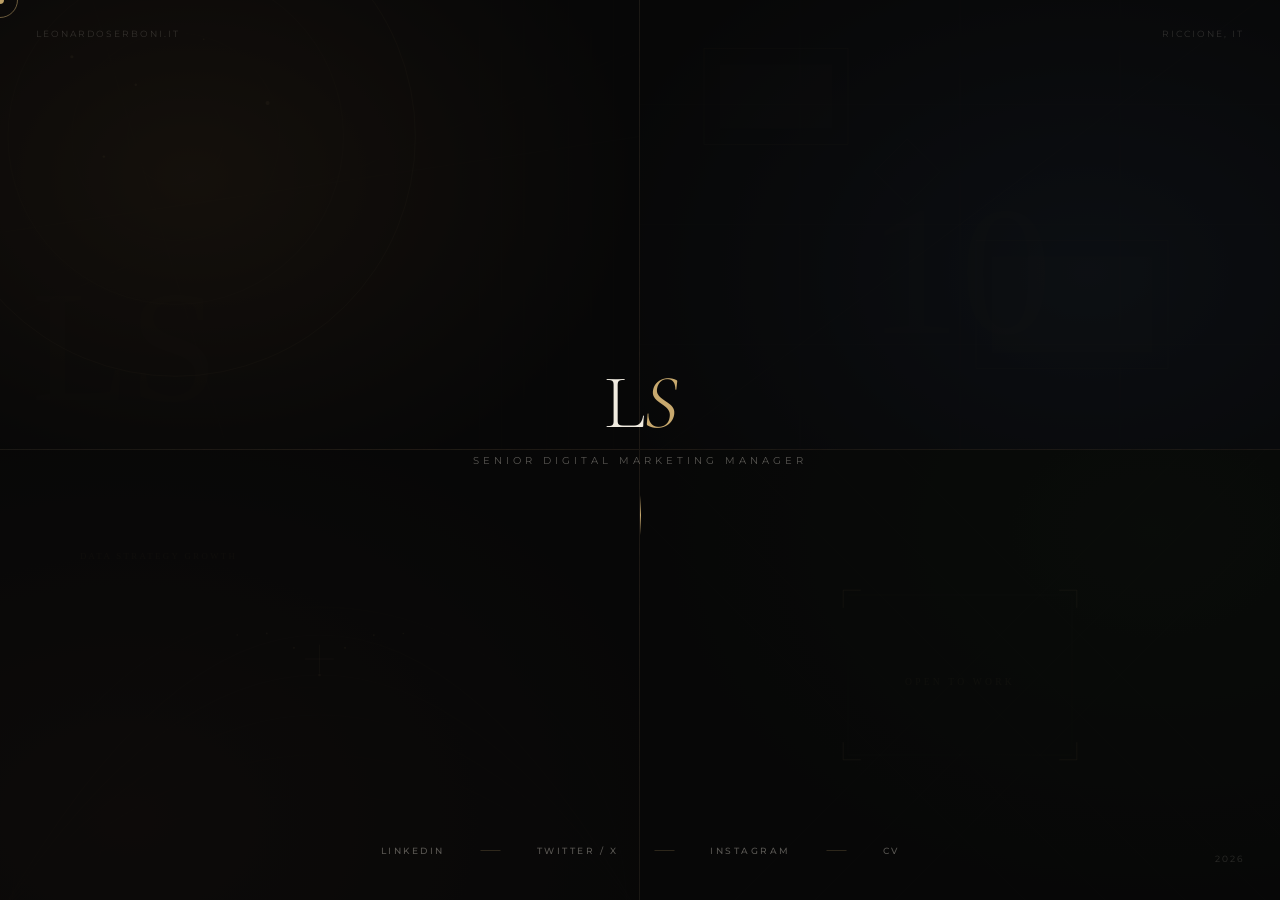
<file: index.html>
<!DOCTYPE html>
<html lang="it">
<head>
<meta charset="UTF-8">
<meta name="viewport" content="width=device-width, initial-scale=1.0">
<title>Leonardo Serboni, Senior Digital Marketing Manager</title>
<meta name="description" content="Senior Digital Marketing Manager con 10+ anni di esperienza in B2B SaaS, lead generation, marketing automation e SEO tecnica. Disponibile per ruoli senior.">
<meta name="author" content="Leonardo Serboni">
<meta property="og:title" content="Leonardo Serboni, Senior Digital Marketing Manager">
<meta property="og:description" content="Senior Digital Marketing Manager con 10+ anni di esperienza in B2B SaaS, lead generation, marketing automation e SEO tecnica.">
<meta property="og:type" content="website">
<meta property="og:url" content="https://leonardoserboni.it">
<meta name="twitter:card" content="summary">
<meta name="twitter:title" content="Leonardo Serboni, Senior Digital Marketing Manager">
<meta name="twitter:description" content="Senior Digital Marketing Manager con 10+ anni di esperienza in B2B SaaS.">
<link rel="canonical" href="https://leonardoserboni.it">
<link rel="icon" type="image/svg+xml" href="/favicon.svg">
<link href="https://fonts.googleapis.com/css2?family=Cormorant+Garamond:ital,wght@0,300;0,400;1,300;1,400&family=Montserrat:wght@300;400;500&display=swap" rel="stylesheet">
<style>
*,*::before,*::after{box-sizing:border-box;margin:0;padding:0}
:root{--bg:#080808;--fg:#f0ebe0;--muted:rgba(240,235,224,0.35);--gold:#c8a96e}
html,body{width:100%;height:100%;overflow:hidden;background:var(--bg);color:var(--fg);font-family:'Montserrat',sans-serif;cursor:none}
.cursor{position:fixed;width:8px;height:8px;background:var(--gold);border-radius:50%;pointer-events:none;z-index:9999;transform:translate(-50%,-50%);mix-blend-mode:difference}
.cursor-ring{position:fixed;width:36px;height:36px;border:1px solid rgba(200,169,110,0.5);border-radius:50%;pointer-events:none;z-index:9998;transform:translate(-50%,-50%);transition:width .3s,height .3s,border-color .3s}
.cursor-ring.hovered{width:60px;height:60px;border-color:rgba(200,169,110,0.9)}
#bgCanvas{position:fixed;inset:0;z-index:0;opacity:.55}
.grain{position:fixed;inset:-200%;width:400%;height:400%;background-image:url("data:image/svg+xml,%3Csvg viewBox='0 0 512 512' xmlns='http://www.w3.org/2000/svg'%3E%3Cfilter id='n'%3E%3CfeTurbulence type='fractalNoise' baseFrequency='0.75' numOctaves='4' stitchTiles='stitch'/%3E%3C/filter%3E%3Crect width='100%25' height='100%25' filter='url(%23n)'/%3E%3C/svg%3E");opacity:.032;pointer-events:none;z-index:1;animation:gs .5s steps(1) infinite}
@keyframes gs{0%{transform:translate(0,0)}25%{transform:translate(-2%,-1%)}50%{transform:translate(1%,2%)}75%{transform:translate(-1%,1%)}100%{transform:translate(2%,-2%)}}
.stage{position:fixed;inset:0;z-index:2;display:grid;grid-template-columns:1fr 1fr;grid-template-rows:1fr 1fr;animation:fi 2s ease both}
.panel{position:relative;overflow:hidden;cursor:none}
.panel svg{width:100%;height:100%;transition:transform .9s cubic-bezier(.16,1,.3,1)}
.panel:hover svg{transform:scale(1.06)}
.panel-overlay{position:absolute;inset:0;background:rgba(8,8,8,.74);transition:background .65s;z-index:1}
.panel:hover .panel-overlay{background:rgba(8,8,8,.15)}
.panel-content{position:absolute;inset:0;z-index:2;display:flex;flex-direction:column;justify-content:center;align-items:center;text-align:center;padding:40px;opacity:0;transform:translateY(16px);transition:opacity .55s ease .06s,transform .55s ease .06s}
.panel:hover .panel-content{opacity:1;transform:translateY(0)}
.panel-tag{font-size:9px;font-weight:500;letter-spacing:3px;text-transform:uppercase;color:var(--gold);margin-bottom:10px}
.panel-heading{font-family:'Cormorant Garamond',serif;font-size:clamp(22px,2.5vw,36px);font-weight:300;color:var(--fg);line-height:1.2;margin-bottom:14px}
.panel-text{font-size:12px;font-weight:300;color:rgba(240,235,224,.7);line-height:1.75;max-width:300px}
.panel-link{display:inline-flex;align-items:center;gap:8px;margin-top:20px;font-size:10px;font-weight:500;letter-spacing:2.5px;text-transform:uppercase;color:var(--gold);text-decoration:none;transition:gap .25s}
.panel-link:hover{gap:16px}
.panel-link::after{content:'\2192';font-size:13px}
.panel:nth-child(1){border-right:1px solid rgba(200,169,110,.08);border-bottom:1px solid rgba(200,169,110,.08)}
.panel:nth-child(2){border-bottom:1px solid rgba(200,169,110,.08)}
.panel:nth-child(3){border-right:1px solid rgba(200,169,110,.08)}
/* center identity */
.ci{position:fixed;top:50%;left:50%;transform:translate(-50%,-50%);z-index:10;text-align:center;pointer-events:none;transition:opacity .45s,transform .45s;animation:fi 1.8s ease .4s both}
.ci.hidden{opacity:0;transform:translate(-50%,-52%) scale(.95)}
.mono{font-family:'Cormorant Garamond',serif;font-size:clamp(52px,6vw,84px);font-weight:300;color:var(--fg);letter-spacing:-2px;line-height:1;margin-bottom:12px}
.mono span{color:var(--gold);font-style:italic}
.role-label{font-size:10px;font-weight:400;letter-spacing:4px;text-transform:uppercase;color:var(--muted);margin-bottom:28px}
.divider{width:1px;height:40px;background:linear-gradient(to bottom,transparent,var(--gold),transparent);margin:0 auto}
/* social bar */
.sb{position:fixed;bottom:36px;left:50%;transform:translateX(-50%);z-index:10;display:flex;align-items:center;gap:32px;transition:opacity .35s,transform .35s;animation:fi 1.8s ease .9s both}
.sb.hidden{opacity:0;transform:translateX(-50%) translateY(8px)}
.sl{font-size:9px;font-weight:500;letter-spacing:2.5px;text-transform:uppercase;color:var(--muted);text-decoration:none;transition:color .25s;cursor:none;padding:8px 4px}
.sl:hover{color:var(--gold)}
.sep{width:20px;height:1px;background:rgba(200,169,110,.2)}
/* corners */
.corner{position:fixed;z-index:10;font-size:9px;font-weight:400;letter-spacing:2px;text-transform:uppercase;color:rgba(240,235,224,.16);pointer-events:none;animation:fi 1.8s ease 1.1s both}
.ctl{top:28px;left:36px}
.ctr{top:28px;right:36px}
.cbr{bottom:36px;right:36px}
@keyframes fi{from{opacity:0}to{opacity:1}}
@media(max-width:680px){
  html,body{overflow:auto;cursor:auto}
  .cursor,.cursor-ring{display:none}
  .stage{position:relative;height:auto;grid-template-columns:1fr;grid-template-rows:repeat(4,60vw)}
  .ci{display:none}
  .panel-content{opacity:1;transform:none}
  .panel-overlay{background:rgba(8,8,8,.55)}
}
</style>
</head>
<body>
<div class="cursor" id="cursor"></div>
<div class="cursor-ring" id="cr"></div>
<canvas id="bgCanvas"></canvas>
<div class="grain"></div>

<div class="ci" id="ci">
  <div class="mono">L<span>S</span></div>
  <div class="role-label">Senior Digital Marketing Manager</div>
  <div class="divider"></div>
</div>

<div class="sb" id="sb">
  <a href="https://linkedin.com/in/leonardoserboni" target="_blank" rel="noopener noreferrer" class="sl" aria-label="Profilo LinkedIn di Leonardo Serboni">LinkedIn</a>
  <span class="sep"></span>
  <a href="https://twitter.com/leonardoserboni" target="_blank" rel="noopener noreferrer" class="sl" aria-label="Profilo Twitter di Leonardo Serboni">Twitter / X</a>
  <span class="sep"></span>
  <a href="https://instagram.com/leonardoserboni" target="_blank" rel="noopener noreferrer" class="sl" aria-label="Profilo Instagram di Leonardo Serboni">Instagram</a>
  <span class="sep"></span>
  <a href="cv_leonardo_serboni.pdf" download class="sl" aria-label="Scarica il CV di Leonardo Serboni">CV</a>
</div>

<div class="corner ctl">leonardoserboni.it</div>
<div class="corner ctr">Riccione, IT</div>
<div class="corner cbr">2026</div>

<div class="stage">

  <!-- PANEL 1: Identita -->
  <div class="panel">
    <svg viewBox="0 0 800 600" preserveAspectRatio="xMidYMid slice" xmlns="http://www.w3.org/2000/svg">
      <defs>
        <radialGradient id="rg1" cx="30%" cy="40%" r="70%">
          <stop offset="0%" stop-color="#3d2b1a"/>
          <stop offset="100%" stop-color="#080808"/>
        </radialGradient>
      </defs>
      <rect width="800" height="600" fill="url(#rg1)"/>
      <circle cx="220" cy="190" r="300" fill="none" stroke="#c8a96e" stroke-width="0.5" opacity="0.28"/>
      <circle cx="220" cy="190" r="210" fill="none" stroke="#c8a96e" stroke-width="0.35" opacity="0.2"/>
      <circle cx="220" cy="190" r="130" fill="none" stroke="#c8a96e" stroke-width="0.2" opacity="0.14"/>
      <circle cx="220" cy="190" r="60"  fill="none" stroke="#c8a96e" stroke-width="0.2" opacity="0.1"/>
      <line x1="0" y1="310" x2="800" y2="190" stroke="#c8a96e" stroke-width="0.4" opacity="0.08"/>
      <line x1="0" y1="420" x2="800" y2="80"  stroke="#c8a96e" stroke-width="0.3" opacity="0.06"/>
      <line x1="110" y1="0" x2="290" y2="600" stroke="#c8a96e" stroke-width="0.3" opacity="0.07"/>
      <circle cx="90"  cy="90"  r="2"   fill="#c8a96e" opacity="0.22"/>
      <circle cx="170" cy="125" r="1.5" fill="#c8a96e" opacity="0.22"/>
      <circle cx="255" cy="68"  r="1"   fill="#c8a96e" opacity="0.22"/>
      <circle cx="335" cy="148" r="2.5" fill="#c8a96e" opacity="0.22"/>
      <circle cx="130" cy="215" r="1.5" fill="#c8a96e" opacity="0.22"/>
      <line x1="600" y1="0" x2="600" y2="600" stroke="#c8a96e" stroke-width="0.4" opacity="0.045"/>
      <line x1="628" y1="0" x2="628" y2="600" stroke="#c8a96e" stroke-width="0.4" opacity="0.045"/>
      <line x1="656" y1="0" x2="656" y2="600" stroke="#c8a96e" stroke-width="0.4" opacity="0.045"/>
      <line x1="684" y1="0" x2="684" y2="600" stroke="#c8a96e" stroke-width="0.4" opacity="0.045"/>
      <line x1="712" y1="0" x2="712" y2="600" stroke="#c8a96e" stroke-width="0.4" opacity="0.045"/>
      <line x1="740" y1="0" x2="740" y2="600" stroke="#c8a96e" stroke-width="0.4" opacity="0.045"/>
      <line x1="768" y1="0" x2="768" y2="600" stroke="#c8a96e" stroke-width="0.4" opacity="0.045"/>
      <text x="40" y="520" font-family="serif" font-size="200" fill="#c8a96e" opacity="0.022" font-weight="300">LS</text>
    </svg>
    <div class="panel-overlay"></div>
    <div class="panel-content">
      <div class="panel-tag">Identita</div>
      <h2 class="panel-heading">Marketing strategico<br>con radici nell'analisi.</h2>
      <p class="panel-text">Oltre 10 anni tra software house B2B, web agency e mercati internazionali. Trasformo dati in strategie e strategie in crescita misurabile.</p>
      <a href="/work#about" class="panel-link" aria-label="Scopri di più su Leonardo Serboni">Chi sono</a>
    </div>
  </div>

  <!-- PANEL 2: Portfolio -->
  <div class="panel">
    <svg viewBox="0 0 800 600" preserveAspectRatio="xMidYMid slice" xmlns="http://www.w3.org/2000/svg">
      <defs>
        <radialGradient id="rg2" cx="70%" cy="60%" r="80%">
          <stop offset="0%" stop-color="#1a2535"/>
          <stop offset="100%" stop-color="#080808"/>
        </radialGradient>
      </defs>
      <rect width="800" height="600" fill="url(#rg2)"/>
      <line x1="0" y1="150" x2="800" y2="150" stroke="#c8a96e" stroke-width="0.4" opacity="0.08"/>
      <line x1="0" y1="300" x2="800" y2="300" stroke="#c8a96e" stroke-width="0.4" opacity="0.08"/>
      <line x1="0" y1="450" x2="800" y2="450" stroke="#c8a96e" stroke-width="0.4" opacity="0.08"/>
      <line x1="200" y1="0" x2="200" y2="600" stroke="#c8a96e" stroke-width="0.4" opacity="0.08"/>
      <line x1="400" y1="0" x2="400" y2="600" stroke="#c8a96e" stroke-width="0.4" opacity="0.08"/>
      <line x1="600" y1="0" x2="600" y2="600" stroke="#c8a96e" stroke-width="0.4" opacity="0.08"/>
      <rect x="80"  y="80"  width="180" height="120" fill="none" stroke="#c8a96e" stroke-width="0.6" opacity="0.15"/>
      <rect x="100" y="100" width="140" height="80"  fill="#c8a96e" opacity="0.025"/>
      <rect x="420" y="320" width="240" height="160" fill="none" stroke="#c8a96e" stroke-width="0.5" opacity="0.11"/>
      <rect x="440" y="340" width="200" height="120" fill="#8b6f47" opacity="0.04"/>
      <line x1="0" y1="600" x2="800" y2="0" stroke="#c8a96e" stroke-width="0.7" opacity="0.055"/>
      <rect x="305" y="205" width="58" height="58" fill="none" stroke="#c8a96e" stroke-width="0.4" opacity="0.15" transform="rotate(45 334 234)"/>
      <text x="400" y="435" font-family="serif" font-size="230" fill="#c8a96e" opacity="0.02" font-weight="300" text-anchor="middle">10</text>
    </svg>
    <div class="panel-overlay"></div>
    <div class="panel-content">
      <div class="panel-tag">Portfolio</div>
      <h2 class="panel-heading">Progetti, strategie<br>e risultati concreti.</h2>
      <p class="panel-text">Salesforce Marketing Cloud, SEO tecnica, lead generation B2B, CRO. Un percorso costruito sul campo in contesti esigenti.</p>
      <a href="/work" class="panel-link" aria-label="Esplora il portfolio di Leonardo Serboni">Esplora il portfolio</a>
    </div>
  </div>

  <!-- PANEL 3: Approccio -->
  <div class="panel">
    <svg viewBox="0 0 800 600" preserveAspectRatio="xMidYMid slice" xmlns="http://www.w3.org/2000/svg">
      <defs>
        <radialGradient id="rg3" cx="20%" cy="80%" r="90%">
          <stop offset="0%" stop-color="#1f1510"/>
          <stop offset="100%" stop-color="#080808"/>
        </radialGradient>
      </defs>
      <rect width="800" height="600" fill="url(#rg3)"/>
      <path d="M 0 600 Q 400 -100 800 600" fill="none" stroke="#c8a96e" stroke-width="0.5" opacity="0.09"/>
      <path d="M 0 600 Q 400 0   800 600" fill="none" stroke="#c8a96e" stroke-width="0.4" opacity="0.09"/>
      <path d="M 0 600 Q 400 100 800 600" fill="none" stroke="#c8a96e" stroke-width="0.35" opacity="0.08"/>
      <path d="M 0 600 Q 400 200 800 600" fill="none" stroke="#c8a96e" stroke-width="0.25" opacity="0.07"/>
      <path d="M 0 600 Q 400 300 800 600" fill="none" stroke="#c8a96e" stroke-width="0.2" opacity="0.06"/>
      <circle cx="400" cy="300" r="1.5" fill="#c8a96e" opacity="0.2"/>
      <circle cx="432" cy="266" r="1.3" fill="#c8a96e" opacity="0.2"/>
      <circle cx="468" cy="250" r="1.1" fill="#c8a96e" opacity="0.2"/>
      <circle cx="505" cy="248" r="1"   fill="#c8a96e" opacity="0.2"/>
      <circle cx="368" cy="266" r="1.3" fill="#c8a96e" opacity="0.2"/>
      <circle cx="334" cy="248" r="1.1" fill="#c8a96e" opacity="0.2"/>
      <circle cx="297" cy="250" r="1"   fill="#c8a96e" opacity="0.2"/>
      <circle cx="400" cy="600" r="385" fill="none" stroke="#c8a96e" stroke-width="0.45" opacity="0.055"/>
      <circle cx="400" cy="600" r="285" fill="none" stroke="#c8a96e" stroke-width="0.3"  opacity="0.04"/>
      <line x1="382" y1="280" x2="418" y2="280" stroke="#c8a96e" stroke-width="0.7" opacity="0.24"/>
      <line x1="400" y1="262" x2="400" y2="298" stroke="#c8a96e" stroke-width="0.7" opacity="0.24"/>
      <text x="100" y="155" font-family="serif" font-size="11" fill="#c8a96e" opacity="0.1" letter-spacing="3">DATA  STRATEGY  GROWTH</text>
    </svg>
    <div class="panel-overlay"></div>
    <div class="panel-content">
      <div class="panel-tag">Approccio</div>
      <h2 class="panel-heading">Dati, visione<br>e pensiero consulenziale.</h2>
      <p class="panel-text">Il marketing migliore nasce dall'incrocio tra rigore analitico e capacita di leggere le persone. Lavoro per obiettivi, non per attivita.</p>
      <a href="/work#stack" class="panel-link" aria-label="Scopri lo stack e l'approccio di Leonardo Serboni">Il mio stack</a>
    </div>
  </div>

  <!-- PANEL 4: Contatti -->
  <div class="panel">
    <svg viewBox="0 0 800 600" preserveAspectRatio="xMidYMid slice" xmlns="http://www.w3.org/2000/svg">
      <defs>
        <radialGradient id="rg4" cx="80%" cy="20%" r="80%">
          <stop offset="0%" stop-color="#0f1a0f"/>
          <stop offset="100%" stop-color="#080808"/>
        </radialGradient>
      </defs>
      <rect width="800" height="600" fill="url(#rg4)"/>
      <line x1="-100" y1="0"   x2="500"  y2="600" stroke="#c8a96e" stroke-width="0.4" opacity="0.065"/>
      <line x1="0"    y1="0"   x2="600"  y2="600" stroke="#c8a96e" stroke-width="0.4" opacity="0.065"/>
      <line x1="100"  y1="0"   x2="700"  y2="600" stroke="#c8a96e" stroke-width="0.4" opacity="0.065"/>
      <line x1="200"  y1="0"   x2="800"  y2="600" stroke="#c8a96e" stroke-width="0.4" opacity="0.065"/>
      <line x1="300"  y1="0"   x2="900"  y2="600" stroke="#c8a96e" stroke-width="0.4" opacity="0.065"/>
      <line x1="900"  y1="0"   x2="300"  y2="600" stroke="#c8a96e" stroke-width="0.4" opacity="0.065"/>
      <line x1="800"  y1="0"   x2="200"  y2="600" stroke="#c8a96e" stroke-width="0.4" opacity="0.065"/>
      <line x1="700"  y1="0"   x2="100"  y2="600" stroke="#c8a96e" stroke-width="0.4" opacity="0.065"/>
      <rect x="260" y="200" width="280" height="200" fill="none" stroke="#c8a96e" stroke-width="0.5" opacity="0.09"/>
      <!-- corner brackets -->
      <line x1="254" y1="194" x2="276" y2="194" stroke="#c8a96e" stroke-width="1" opacity="0.25"/>
      <line x1="254" y1="194" x2="254" y2="216" stroke="#c8a96e" stroke-width="1" opacity="0.25"/>
      <line x1="546" y1="194" x2="524" y2="194" stroke="#c8a96e" stroke-width="1" opacity="0.25"/>
      <line x1="546" y1="194" x2="546" y2="216" stroke="#c8a96e" stroke-width="1" opacity="0.25"/>
      <line x1="254" y1="406" x2="276" y2="406" stroke="#c8a96e" stroke-width="1" opacity="0.25"/>
      <line x1="254" y1="406" x2="254" y2="384" stroke="#c8a96e" stroke-width="1" opacity="0.25"/>
      <line x1="546" y1="406" x2="524" y2="406" stroke="#c8a96e" stroke-width="1" opacity="0.25"/>
      <line x1="546" y1="406" x2="546" y2="384" stroke="#c8a96e" stroke-width="1" opacity="0.25"/>
      <text x="400" y="312" font-family="serif" font-size="12" fill="#c8a96e" opacity="0.15" text-anchor="middle" letter-spacing="4">OPEN TO WORK</text>
    </svg>
    <div class="panel-overlay"></div>
    <div class="panel-content">
      <div class="panel-tag">Contatti</div>
      <h2 class="panel-heading">Parliamo di<br>opportunita reali.</h2>
      <p class="panel-text">Disponibile per ruoli senior in B2B SaaS, agency e marketing enterprise. Rispondo sempre entro 24 ore.</p>
      <a href="mailto:leonardoserboni@gmail.com" class="panel-link" aria-label="Invia una mail a Leonardo Serboni">Scrivi una mail</a>
    </div>
  </div>

</div>

<script>
// cursor
const cursor=document.getElementById('cursor'),cr=document.getElementById('cr');
const ci=document.getElementById('ci'),sb=document.getElementById('sb');
const panels=document.querySelectorAll('.panel');
let mx=0,my=0,rx=0,ry=0;
document.addEventListener('mousemove',e=>{
  mx=e.clientX;my=e.clientY;
  cursor.style.left=mx+'px';cursor.style.top=my+'px';
});
(function loop(){
  rx+=(mx-rx)*.11;ry+=(my-ry)*.11;
  cr.style.left=rx+'px';cr.style.top=ry+'px';
  requestAnimationFrame(loop);
})();
panels.forEach(p=>{
  p.addEventListener('mouseenter',()=>{cr.classList.add('hovered');ci.classList.add('hidden');sb.classList.add('hidden')});
  p.addEventListener('mouseleave',()=>{cr.classList.remove('hovered');if(!document.querySelector('.panel:hover')){ci.classList.remove('hidden');sb.classList.remove('hidden')}});
});

// generative canvas
const canvas=document.getElementById('bgCanvas'),ctx=canvas.getContext('2d');
let W,H,pts=[],t=0;
function resize(){W=canvas.width=innerWidth;H=canvas.height=innerHeight}
function init(){pts=[];for(let i=0;i<55;i++)pts.push({x:Math.random()*W,y:Math.random()*H,vx:(Math.random()-.5)*.25,vy:(Math.random()-.5)*.25,s:Math.random()*1.4+.3,o:Math.random()*.32+.05})}
function draw(){
  ctx.clearRect(0,0,W,H);t+=.003;
  const g=ctx.createRadialGradient(W*(.3+.18*Math.sin(t*.6)),H*(.4+.12*Math.cos(t*.4)),0,W*.5,H*.5,W*.9);
  g.addColorStop(0,'hsla(28,38%,11%,.45)');
  g.addColorStop(.5,'hsla(210,28%,6%,.3)');
  g.addColorStop(1,'hsla(0,0%,3%,0)');
  ctx.fillStyle=g;ctx.fillRect(0,0,W,H);
  pts.forEach((p,i)=>{
    p.x+=p.vx+Math.sin(t+i*.6)*.07;p.y+=p.vy+Math.cos(t+i*.4)*.07;
    if(p.x<0)p.x=W;if(p.x>W)p.x=0;if(p.y<0)p.y=H;if(p.y>H)p.y=0;
    ctx.beginPath();ctx.arc(p.x,p.y,p.s,0,Math.PI*2);
    ctx.fillStyle='hsla(35,48%,62%,'+p.o+')';ctx.fill();
    for(let j=i+1;j<pts.length;j++){
      const q=pts[j],dx=p.x-q.x,dy=p.y-q.y,d=Math.sqrt(dx*dx+dy*dy);
      if(d<110){ctx.beginPath();ctx.moveTo(p.x,p.y);ctx.lineTo(q.x,q.y);ctx.strokeStyle='hsla(35,42%,52%,'+(0.07*(1-d/110))+')';ctx.lineWidth=.4;ctx.stroke()}
    }
  });
  requestAnimationFrame(draw);
}
resize();init();draw();
window.addEventListener('resize',()=>{resize();init()});
</script>
</body>
</html>
</file>
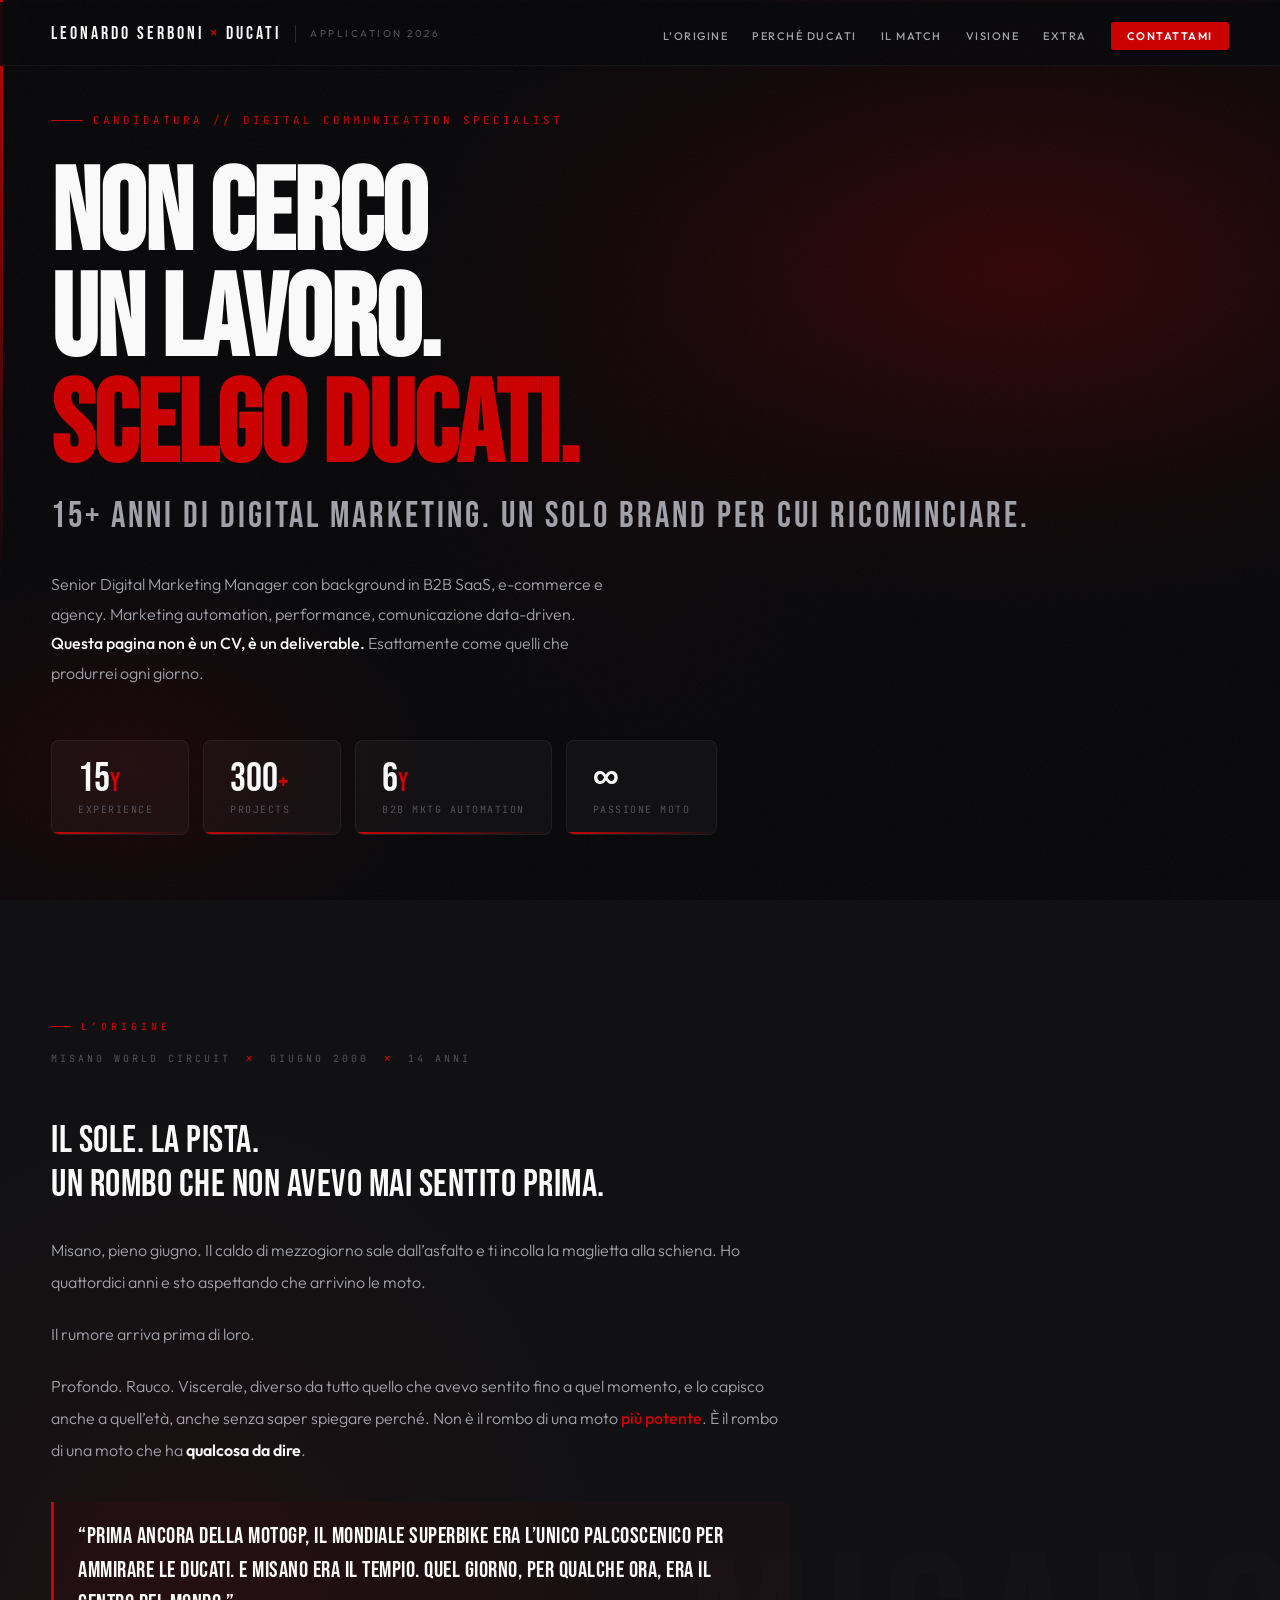
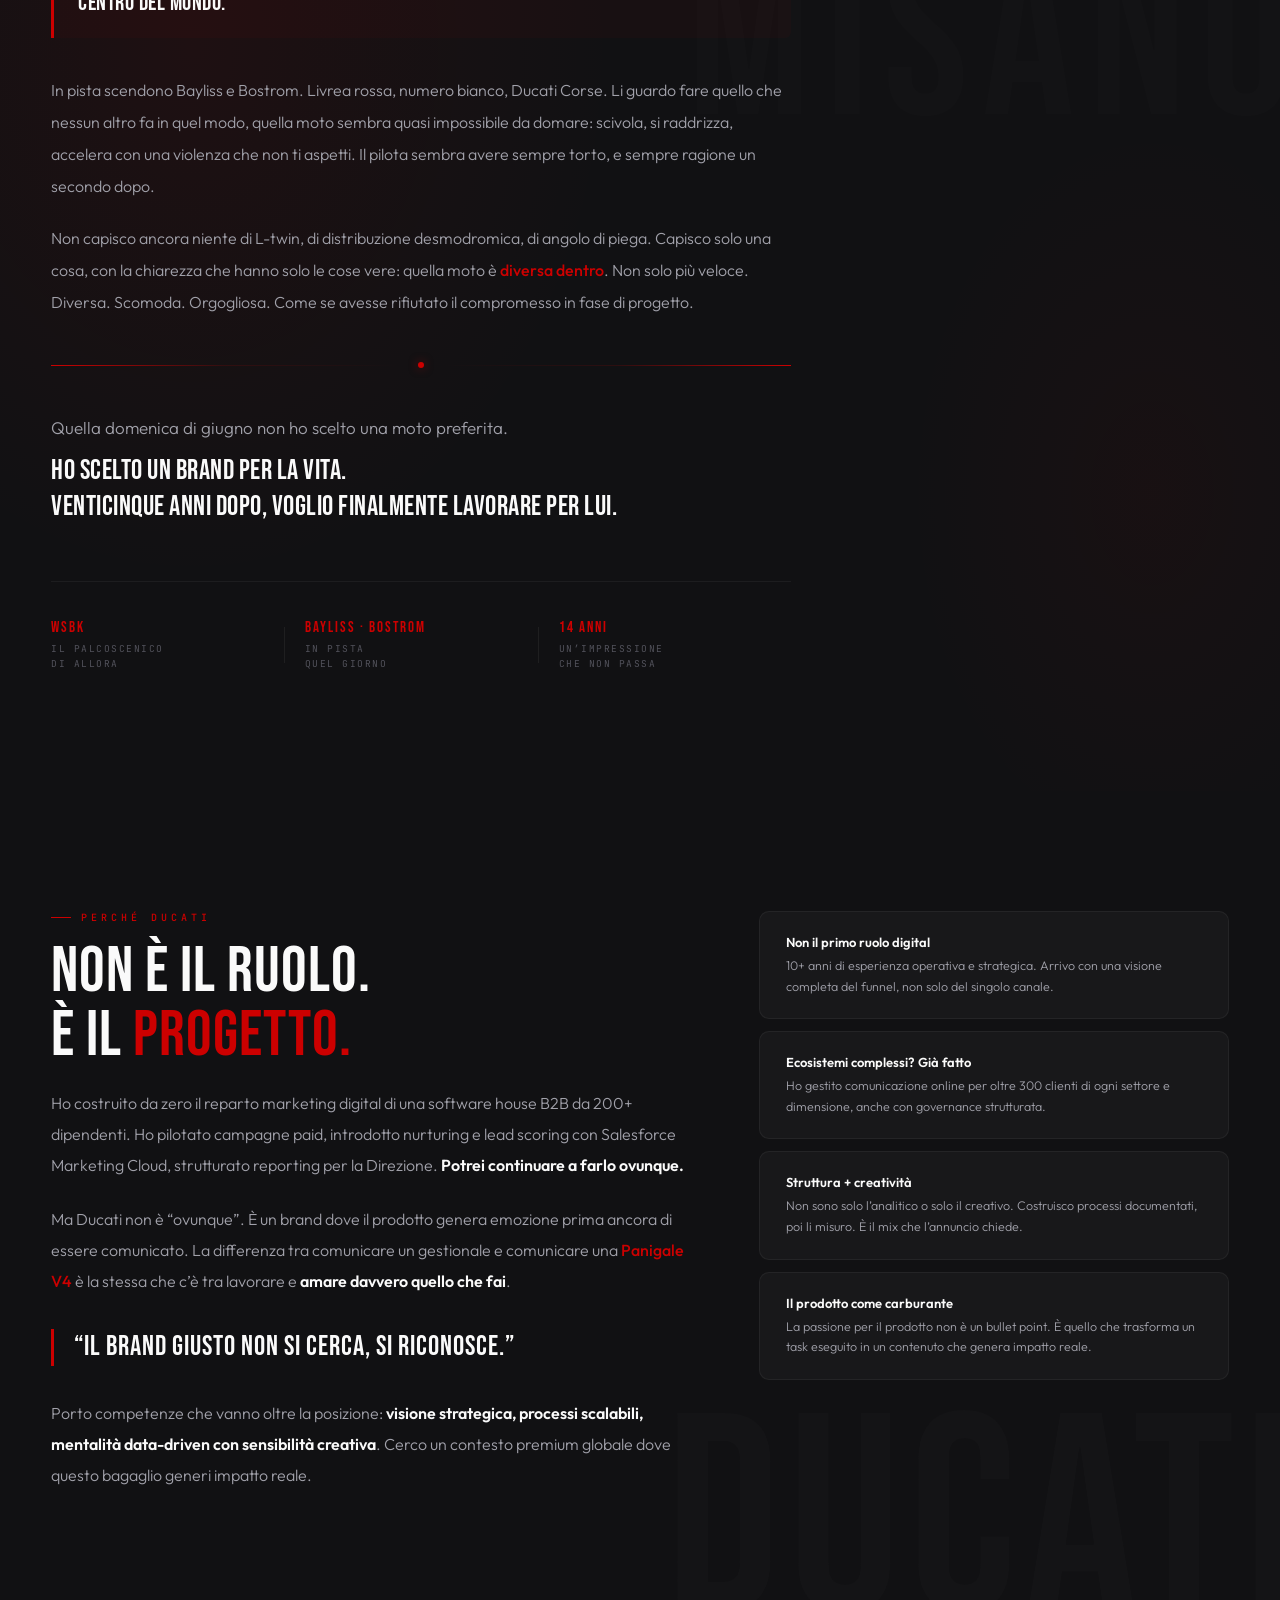
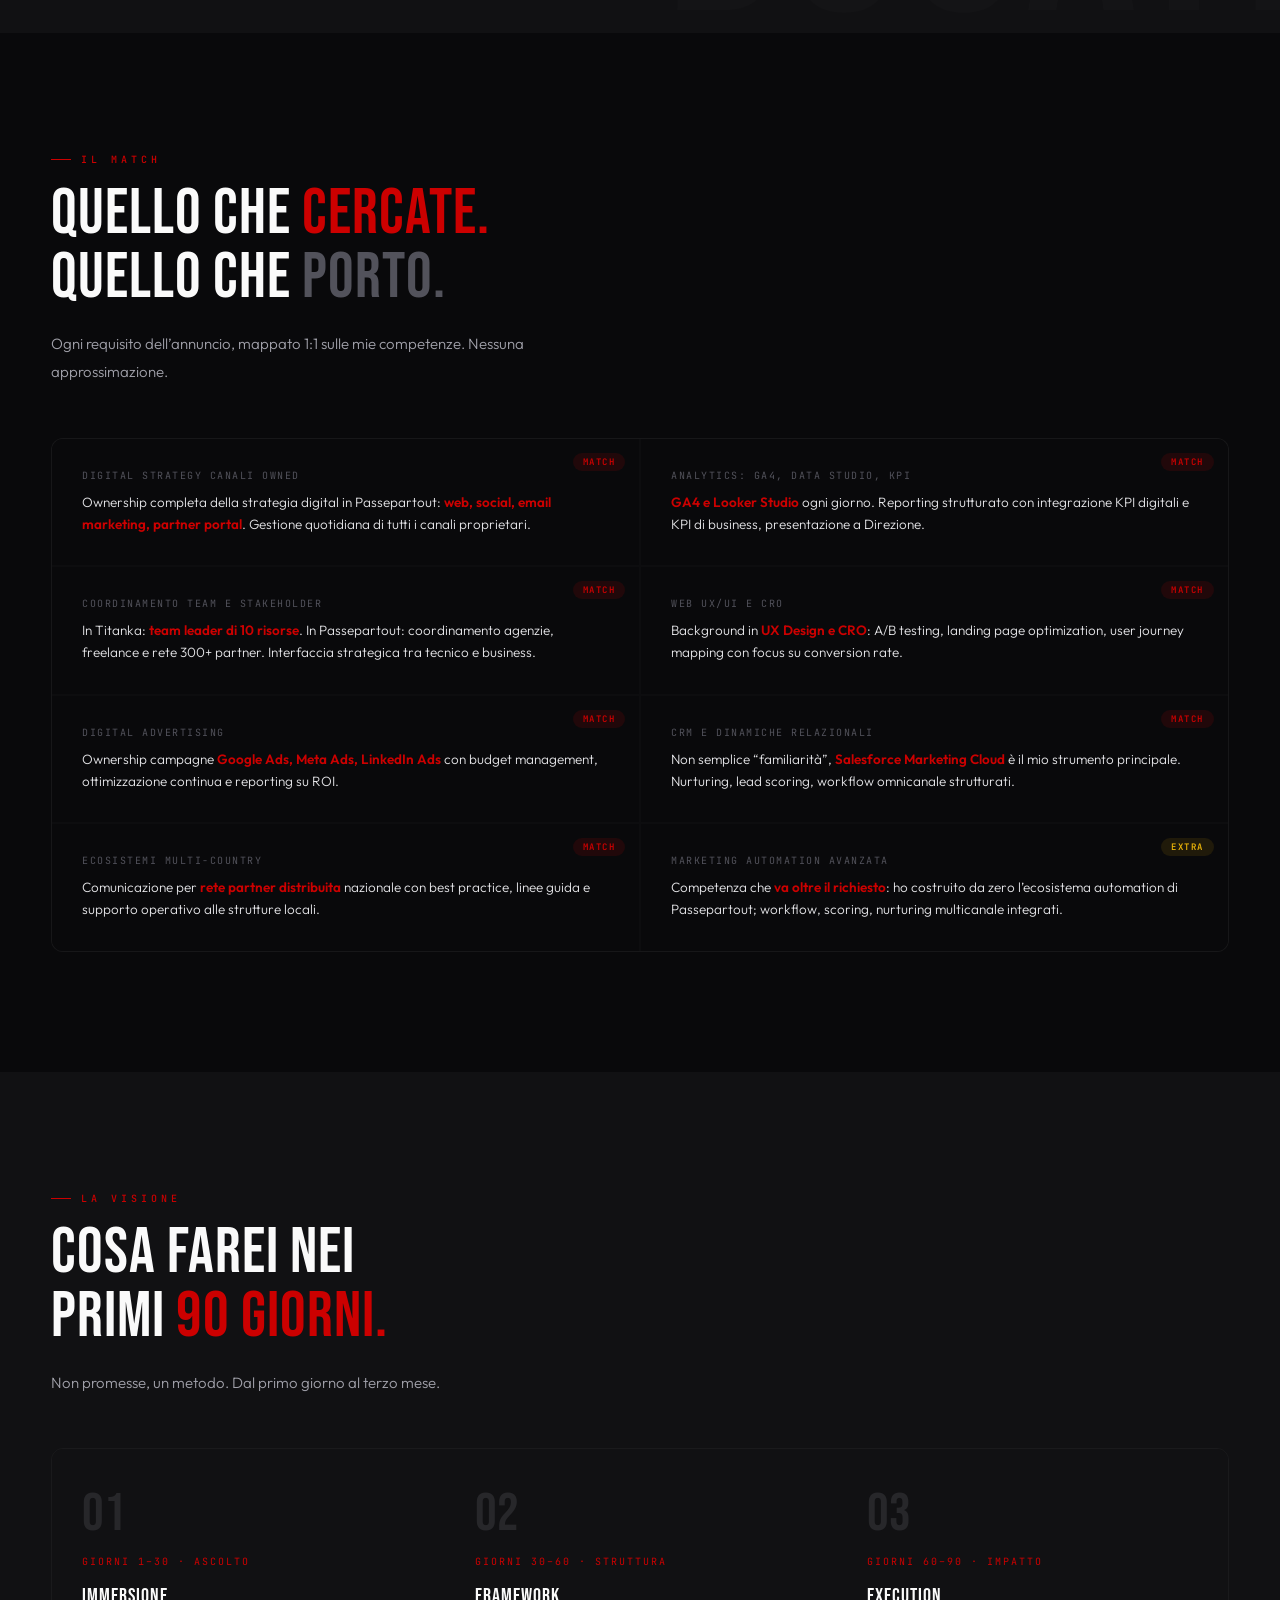
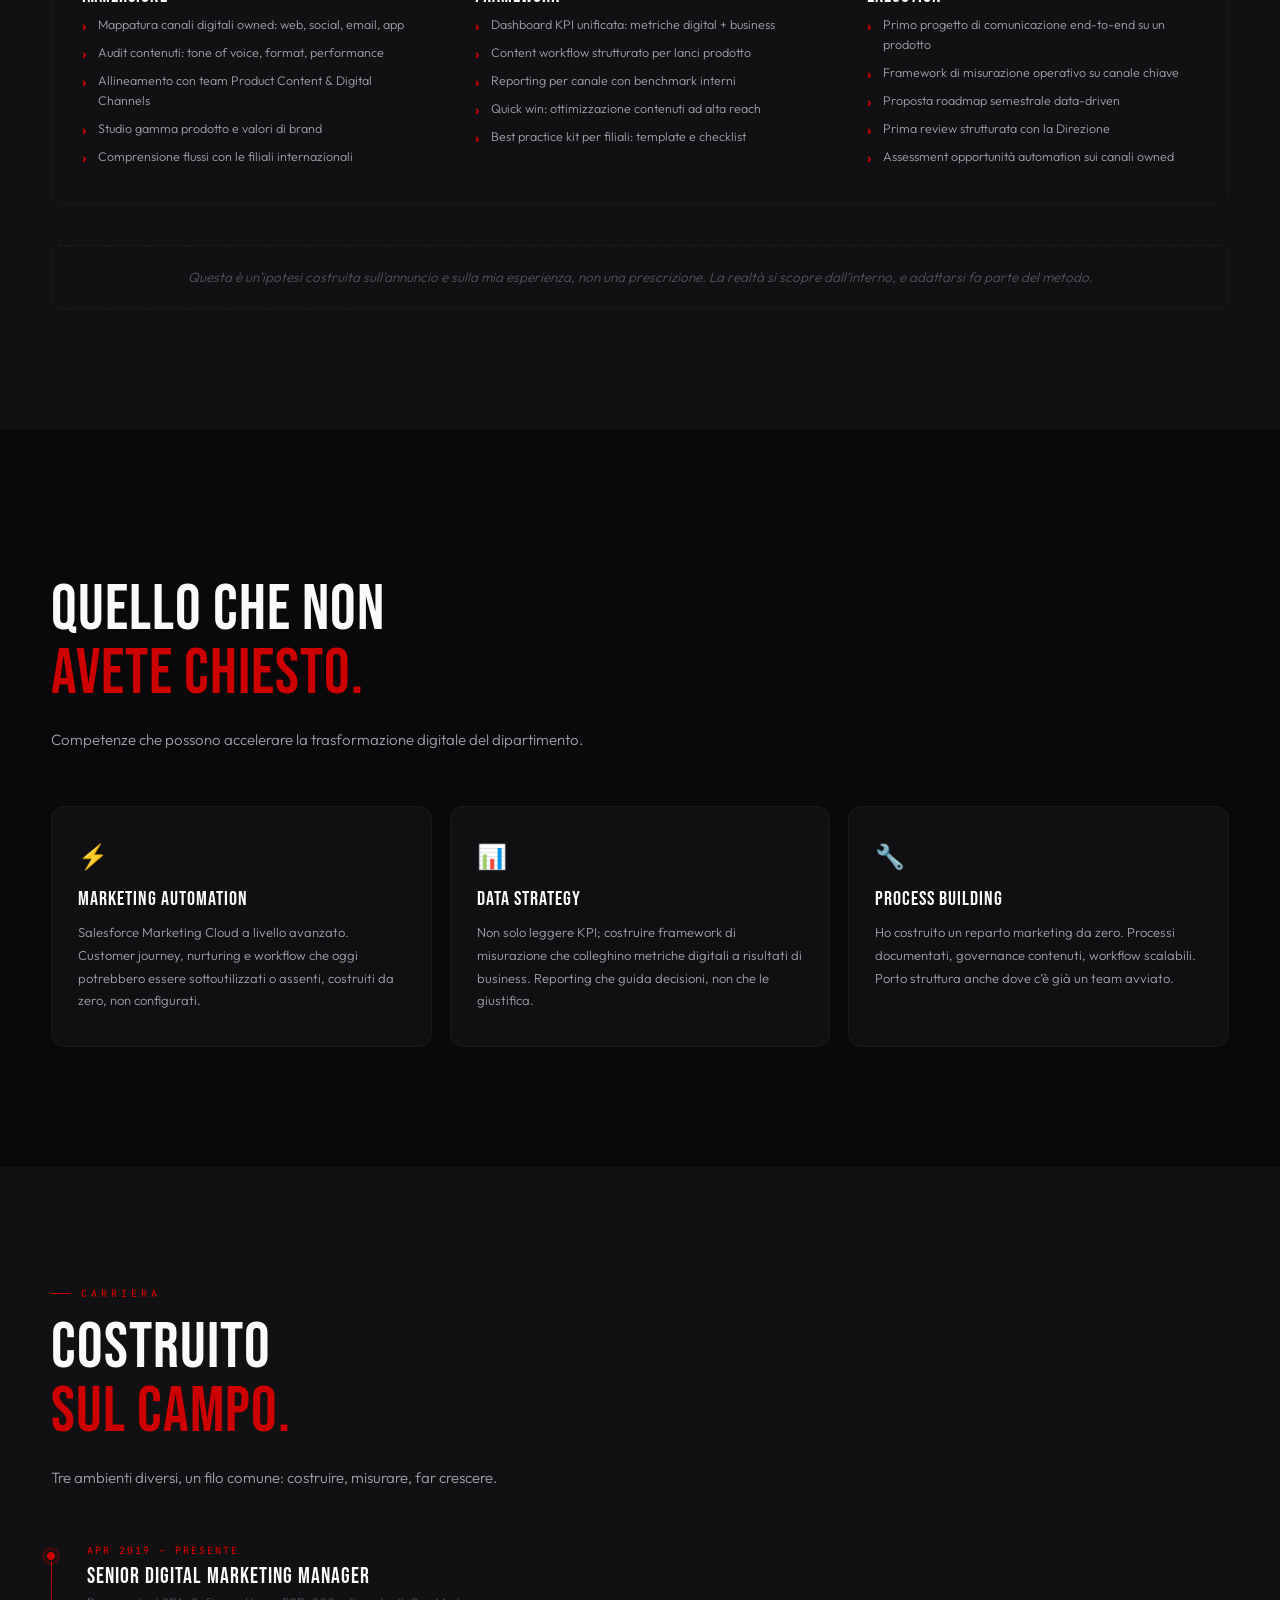
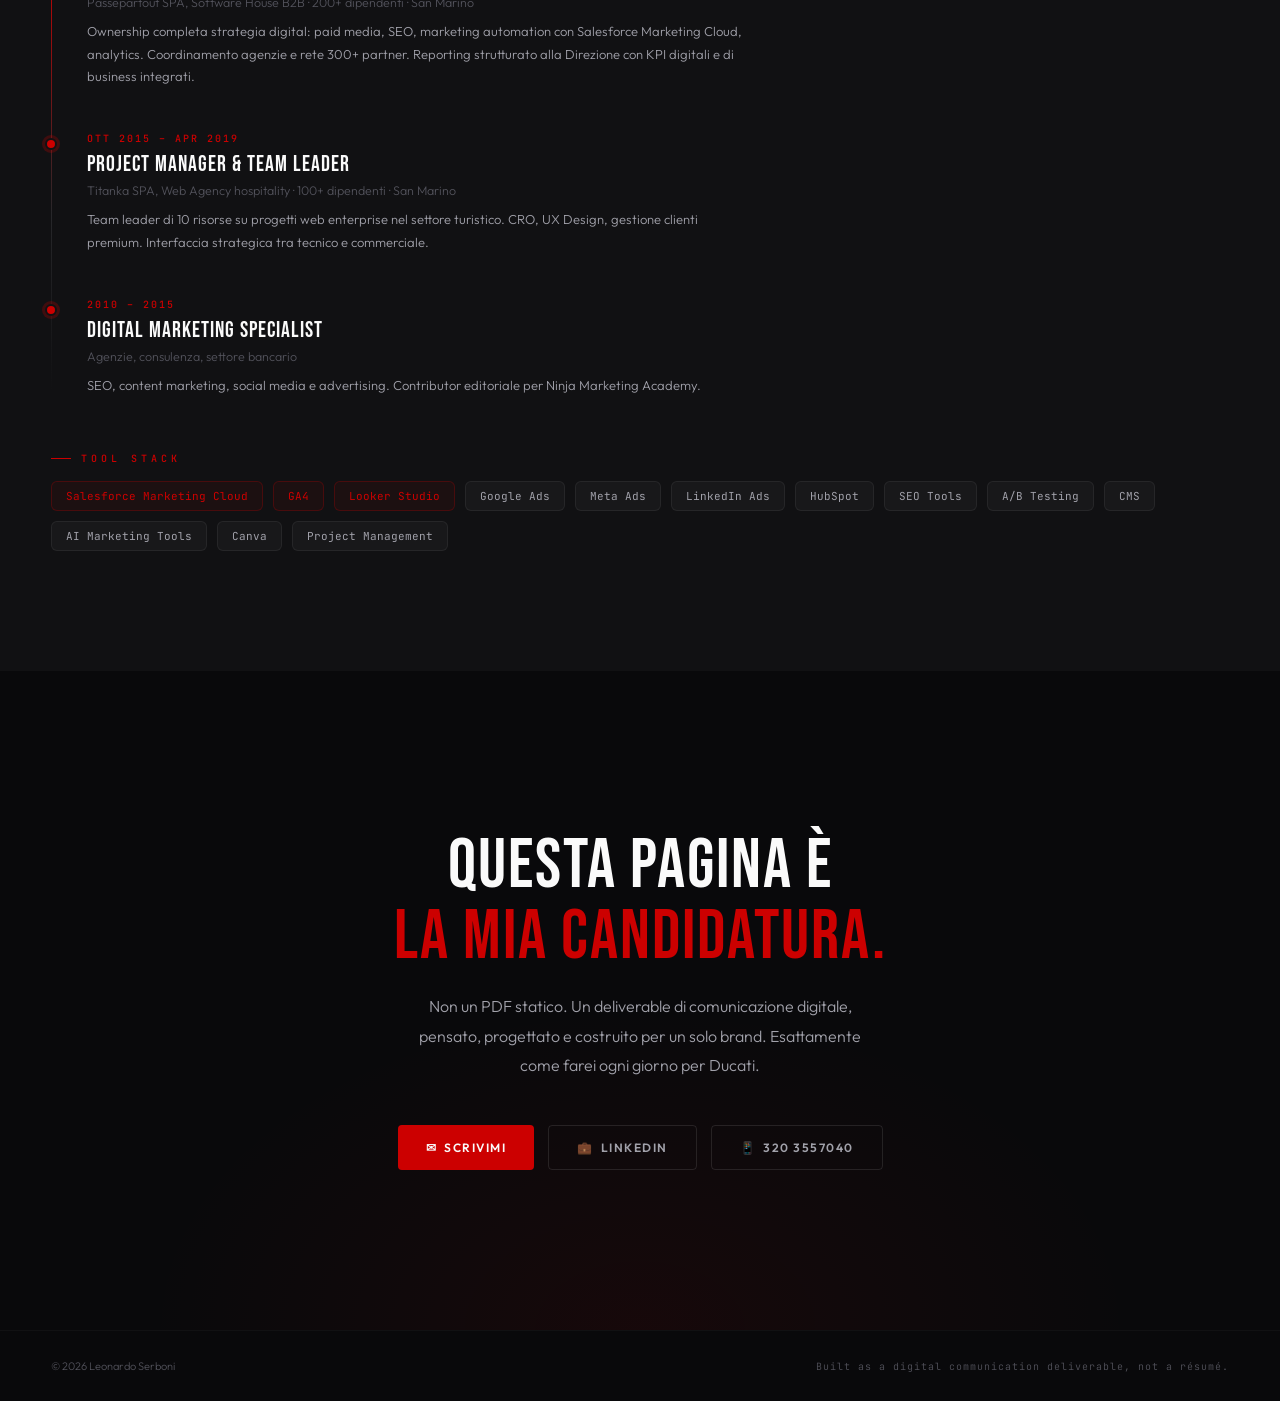
<file: ducati/index.html>
<!DOCTYPE html>
<html lang="it">
<head>
<meta charset="UTF-8">
<meta name="viewport" content="width=device-width, initial-scale=1.0">
<title>Leonardo Serboni x Ducati - Digital Communication Specialist</title>
<meta name="description" content="Candidatura di Leonardo Serboni per il ruolo di Digital Communication Specialist in Ducati Motor Holding.">
<link rel="icon" type="image/svg+xml" href="/favicon.svg">
<link rel="preconnect" href="https://fonts.googleapis.com">
<link href="https://fonts.googleapis.com/css2?family=Bebas+Neue&family=Outfit:wght@200;300;400;500;600;700&family=JetBrains+Mono:wght@300;400;500&display=swap" rel="stylesheet">
<link rel="stylesheet" href="/ducati/style.css">
</head>
<body>

<div id="progress-bar"></div>

<nav>
  <div class="nav-left">
    <div class="nav-mark">LEONARDO SERBONI <span>&times;</span> DUCATI</div>
    <div class="nav-sep"></div>
    <div class="nav-tag">Application 2026</div>
  </div>
  <ul class="nav-right">
    <li><a href="#origine">L&rsquo;Origine</a></li>
    <li><a href="#perche">Perch&eacute; Ducati</a></li>
    <li><a href="#match">Il Match</a></li>
    <li><a href="#visione">Visione</a></li>
    <li><a href="#extra">Extra</a></li>
    <li><a href="#cta" class="nav-cta">Contattami</a></li>
  </ul>
</nav>

<!-- HERO -->
<section class="hero">
  <div class="hero-glow"></div>
  <div class="hero-accent"></div>
</div>
  <div class="hero-content" style="position:relative;z-index:1;">
    <div class="hero-badge">
      <span class="hero-badge-line"></span>
      <span>Candidatura &sol;&sol; Digital Communication Specialist</span>
    </div>
    <h1 class="hero-h1">
      NON CERCO<br>UN LAVORO.
      <span class="r">SCELGO DUCATI.</span>
    </h1>
    <p class="hero-h2">15+ anni di digital marketing. Un solo brand per cui ricominciare.</p>
    <p class="hero-p">
      Senior Digital Marketing Manager con background in B2B SaaS, e-commerce e agency.
      Marketing automation, performance, comunicazione data-driven.
      <strong>Questa pagina non &egrave; un CV, &egrave; un deliverable.</strong>
      Esattamente come quelli che produrrei ogni giorno.
    </p>
    <div class="telem">
      <div class="telem-box">
        <div class="telem-val">15<span>y</span></div>
        <div class="telem-key">Experience</div>
      </div>
      <div class="telem-box">
        <div class="telem-val">300<span>+</span></div>
        <div class="telem-key">Projects</div>
      </div>
      <div class="telem-box">
        <div class="telem-val">6<span>y</span></div>
        <div class="telem-key">B2B Mktg Automation</div>
      </div>
      <div class="telem-box">
        <div class="telem-val">&infin;</div>
        <div class="telem-key">Passione Moto</div>
      </div>
    </div>
  </div>
</section>

<!-- L'ORIGINE -->
<section id="origine" class="sec-dark">
  <div class="origine-wm">MISANO</div>
  <div class="origine-inner">

    <div class="s-label rv">L&rsquo;origine</div>

    <div class="origine-eyebrow rv rv-d1">
      <span>Misano World Circuit</span>
      <span class="origine-eyebrow-sep">&times;</span>
      <span>Giugno 2000</span>
      <span class="origine-eyebrow-sep">&times;</span>
      <span>14 anni</span>
    </div>

    <div class="origine-lead rv rv-d2">
      Il sole. La pista.<br>Un rombo che non avevo mai sentito prima.
    </div>

    <div class="origine-body">
      <p class="rv rv-d2">
        Misano, pieno giugno. Il caldo di mezzogiorno sale dall&rsquo;asfalto e ti incolla la maglietta alla schiena.
        Ho quattordici anni e sto aspettando che arrivino le moto.
      </p>
      <p class="rv rv-d3">
        Il rumore arriva prima di loro.
      </p>
      <p class="rv rv-d3">
        Profondo. Rauco. Viscerale, diverso da tutto quello che avevo sentito fino a quel momento,
        e lo capisco anche a quell&rsquo;et&agrave;, anche senza saper spiegare perch&eacute;.
        Non &egrave; il rombo di una moto <em>pi&ugrave; potente</em>.
        &Egrave; il rombo di una moto che ha <strong>qualcosa da dire</strong>.
      </p>
    </div>

    <div class="origine-pull rv rv-d3">
      &ldquo;Prima ancora della MotoGP, il Mondiale Superbike era l&rsquo;unico palcoscenico per ammirare le Ducati.
      E Misano era il tempio. Quel giorno, per qualche ora, era il centro del mondo.&rdquo;
    </div>

    <div class="origine-body">
      <p class="rv rv-d4">
        In pista scendono Bayliss e Bostrom. Livrea rossa, numero bianco, Ducati Corse.
        Li guardo fare quello che nessun altro fa in quel modo,
        quella moto sembra quasi impossibile da domare: scivola, si raddrizza,
        accelera con una violenza che non ti aspetti.
        Il pilota sembra avere sempre torto, e sempre ragione un secondo dopo.
      </p>
      <p class="rv rv-d4">
        Non capisco ancora niente di L-twin, di distribuzione desmodromica, di angolo di piega.
        Capisco solo una cosa, con la chiarezza che hanno solo le cose vere:
        quella moto &egrave; <em>diversa dentro</em>.
        Non solo pi&ugrave; veloce. Diversa. Scomoda. Orgogliosa.
        Come se avesse rifiutato il compromesso in fase di progetto.
      </p>
    </div>

    <div class="origine-divider rv">
      <div class="origine-divider-line"></div>
      <div class="origine-divider-dot"></div>
      <div class="origine-divider-line" style="background: linear-gradient(270deg, var(--ducati), rgba(204,0,0,0.15), transparent);"></div>
    </div>

    <div class="origine-chiusura rv">
      Quella domenica di giugno non ho scelto una moto preferita.
      <strong>
        Ho scelto un brand per la vita.<br>
        Venticinque anni dopo, voglio finalmente lavorare per lui.
      </strong>
    </div>

    <div class="origine-footer rv rv-d1">
      <div class="origine-footer-item">
        <div class="origine-footer-val">WSBK</div>
        <div class="origine-footer-label">Il palcoscenico<br>di allora</div>
      </div>
      <div class="origine-footer-sep"></div>
      <div class="origine-footer-item">
        <div class="origine-footer-val">Bayliss &middot; Bostrom</div>
        <div class="origine-footer-label">In pista<br>quel giorno</div>
      </div>
      <div class="origine-footer-sep"></div>
      <div class="origine-footer-item">
        <div class="origine-footer-val">14 anni</div>
        <div class="origine-footer-label">Un&rsquo;impressione<br>che non passa</div>
      </div>
    </div>

  </div>
</section>

<!-- PERCHÉ DUCATI -->
<section id="perche" class="sec-dark">
  <div class="perche-wm">DUCATI</div>
  <div class="perche-grid">
    <div class="perche-text">
      <div class="s-label rv">Perch&eacute; Ducati</div>
      <div class="s-title rv rv-d1">NON &Egrave; IL RUOLO.<br>È IL <span class="r">PROGETTO.</span></div>
      <p class="rv rv-d2">
        Ho costruito da zero il reparto marketing digital di una software house B2B da 200+ dipendenti.
        Ho pilotato campagne paid, introdotto nurturing e lead scoring con Salesforce Marketing Cloud,
        strutturato reporting per la Direzione. <strong>Potrei continuare a farlo ovunque.</strong>
      </p>
      <p class="rv rv-d3">
        Ma Ducati non &egrave; &ldquo;ovunque&rdquo;. &Egrave; un brand dove il prodotto genera emozione
        prima ancora di essere comunicato. La differenza tra comunicare un gestionale e comunicare una
        <em>Panigale V4</em> &egrave; la stessa che c&rsquo;&egrave; tra lavorare e
        <strong>amare davvero quello che fai</strong>.
      </p>
      <div class="pull rv rv-d4">
        &ldquo;Il brand giusto non si cerca, si riconosce.&rdquo;
      </div>
      <p class="rv rv-d4">
        Porto competenze che vanno oltre la posizione: <strong>visione strategica, processi scalabili,
        mentalit&agrave; data-driven con sensibilit&agrave; creativa</strong>. Cerco un contesto
        premium globale dove questo bagaglio generi impatto reale.
      </p>
    </div>
    <div class="perche-cards">
      <div class="p-card rv">
        <div class="p-card-h">Non il primo ruolo digital</div>
        <div class="p-card-p">10+ anni di esperienza operativa e strategica. Arrivo con una visione completa del funnel, non solo del singolo canale.</div>
      </div>
      <div class="p-card rv rv-d1">
        <div class="p-card-h">Ecosistemi complessi? Gi&agrave; fatto</div>
        <div class="p-card-p">Ho gestito comunicazione online per oltre 300 clienti di ogni settore e dimensione, anche con governance strutturata.</div>
      </div>
      <div class="p-card rv rv-d2">
        <div class="p-card-h">Struttura + creativit&agrave;</div>
        <div class="p-card-p">Non sono solo l&rsquo;analitico o solo il creativo. Costruisco processi documentati, poi li misuro. &Egrave; il mix che l&rsquo;annuncio chiede.</div>
      </div>
      <div class="p-card rv rv-d3">
        <div class="p-card-h">Il prodotto come carburante</div>
        <div class="p-card-p">La passione per il prodotto non &egrave; un bullet point. &Egrave; quello che trasforma un task eseguito in un contenuto che genera impatto reale.</div>
      </div>
    </div>
  </div>
</section>

<!-- IL MATCH -->
<section id="match" class="sec-black">
  <div class="s-label rv">Il Match</div>
  <div class="s-title rv rv-d1">QUELLO CHE <span class="r">CERCATE.</span><br>QUELLO CHE <span class="d">PORTO.</span></div>
  <p class="s-intro rv rv-d2">Ogni requisito dell&rsquo;annuncio, mappato 1:1 sulle mie competenze. Nessuna approssimazione.</p>
  <div class="match-grid rv rv-d3">
    <div class="m-item">
      <span class="m-badge m-match">Match</span>
      <div class="m-req">Digital strategy canali owned</div>
      <div class="m-ans">Ownership completa della strategia digital in Passepartout: <strong>web, social, email marketing, partner portal</strong>. Gestione quotidiana di tutti i canali proprietari.</div>
    </div>
    <div class="m-item">
      <span class="m-badge m-match">Match</span>
      <div class="m-req">Analytics: GA4, Data Studio, KPI</div>
      <div class="m-ans"><strong>GA4 e Looker Studio</strong> ogni giorno. Reporting strutturato con integrazione KPI digitali e KPI di business, presentazione a Direzione.</div>
    </div>
    <div class="m-item">
      <span class="m-badge m-match">Match</span>
      <div class="m-req">Coordinamento team e stakeholder</div>
      <div class="m-ans">In Titanka: <strong>team leader di 10 risorse</strong>. In Passepartout: coordinamento agenzie, freelance e rete 300+ partner. Interfaccia strategica tra tecnico e business.</div>
    </div>
    <div class="m-item">
      <span class="m-badge m-match">Match</span>
      <div class="m-req">Web UX/UI e CRO</div>
      <div class="m-ans">Background in <strong>UX Design e CRO</strong>: A/B testing, landing page optimization, user journey mapping con focus su conversion rate.</div>
    </div>
    <div class="m-item">
      <span class="m-badge m-match">Match</span>
      <div class="m-req">Digital advertising</div>
      <div class="m-ans">Ownership campagne <strong>Google Ads, Meta Ads, LinkedIn Ads</strong> con budget management, ottimizzazione continua e reporting su ROI.</div>
    </div>
    <div class="m-item">
      <span class="m-badge m-match">Match</span>
      <div class="m-req">CRM e dinamiche relazionali</div>
      <div class="m-ans">Non semplice &ldquo;familiarit&agrave;&rdquo;, <strong>Salesforce Marketing Cloud</strong> &egrave; il mio strumento principale. Nurturing, lead scoring, workflow omnicanale strutturati.</div>
    </div>
    <div class="m-item">
      <span class="m-badge m-match">Match</span>
      <div class="m-req">Ecosistemi multi-country</div>
      <div class="m-ans">Comunicazione per <strong>rete partner distribuita</strong> nazionale con best practice, linee guida e supporto operativo alle strutture locali.</div>
    </div>
    <div class="m-item">
      <span class="m-badge m-extra">Extra</span>
      <div class="m-req">Marketing Automation avanzata</div>
      <div class="m-ans">Competenza che <strong>va oltre il richiesto</strong>: ho costruito da zero l&rsquo;ecosistema automation di Passepartout; workflow, scoring, nurturing multicanale integrati.</div>
    </div>
  </div>
</section>

<!-- VISIONE 90 GIORNI -->
<section id="visione" class="sec-dark">
  <div class="s-label rv">La Visione</div>
  <div class="s-title rv rv-d1">COSA FAREI NEI<br>PRIMI <span class="r">90 GIORNI.</span></div>
  <p class="s-intro rv rv-d2">Non promesse, un metodo. Dal primo giorno al terzo mese.</p>
  <div class="vis-phases rv rv-d3">
    <div class="vis-phase">
      <div class="vis-num">01</div>
      <div class="vis-phase-when">Giorni 1&ndash;30 &middot; Ascolto</div>
      <div class="vis-phase-title">IMMERSIONE</div>
      <ul class="vis-phase-list">
        <li>Mappatura canali digitali owned: web, social, email, app</li>
        <li>Audit contenuti: tone of voice, format, performance</li>
        <li>Allineamento con team Product Content &amp; Digital Channels</li>
        <li>Studio gamma prodotto e valori di brand</li>
        <li>Comprensione flussi con le filiali internazionali</li>
      </ul>
    </div>
    <div class="vis-phase">
      <div class="vis-num">02</div>
      <div class="vis-phase-when">Giorni 30&ndash;60 &middot; Struttura</div>
      <div class="vis-phase-title">FRAMEWORK</div>
      <ul class="vis-phase-list">
        <li>Dashboard KPI unificata: metriche digital + business</li>
        <li>Content workflow strutturato per lanci prodotto</li>
        <li>Reporting per canale con benchmark interni</li>
        <li>Quick win: ottimizzazione contenuti ad alta reach</li>
        <li>Best practice kit per filiali: template e checklist</li>
      </ul>
    </div>
    <div class="vis-phase">
      <div class="vis-num">03</div>
      <div class="vis-phase-when">Giorni 60&ndash;90 &middot; Impatto</div>
      <div class="vis-phase-title">EXECUTION</div>
      <ul class="vis-phase-list">
        <li>Primo progetto di comunicazione end-to-end su un prodotto</li>
        <li>Framework di misurazione operativo su canale chiave</li>
        <li>Proposta roadmap semestrale data-driven</li>
        <li>Prima review strutturata con la Direzione</li>
        <li>Assessment opportunit&agrave; automation sui canali owned</li>
      </ul>
    </div>
  </div>
  <div class="vis-note rv">
    Questa &egrave; un&rsquo;ipotesi costruita sull&rsquo;annuncio e sulla mia esperienza, non una prescrizione.
    La realt&agrave; si scopre dall&rsquo;interno, e adattarsi fa parte del metodo.
  </div>
</section>

<!-- VALORE EXTRA -->
<section id="extra" class="sec-black">
  <div class="s-label rv">Valore aggiunto</div>
  <div class="s-title rv rv-d1">QUELLO CHE NON<br><span class="r">AVETE CHIESTO.</span></div>
  <p class="s-intro rv rv-d2">Competenze che possono accelerare la trasformazione digitale del dipartimento.</p>
  <div class="extra-cols">
    <div class="x-card rv">
      <div class="x-icon">&#9889;</div>
      <div class="x-card-h">MARKETING AUTOMATION</div>
      <div class="x-card-p">Salesforce Marketing Cloud a livello avanzato. Customer journey, nurturing e workflow che oggi potrebbero essere sottoutilizzati o assenti, costruiti da zero, non configurati.</div>
    </div>
    <div class="x-card rv rv-d1">
      <div class="x-icon">&#128202;</div>
      <div class="x-card-h">DATA STRATEGY</div>
      <div class="x-card-p">Non solo leggere KPI; costruire framework di misurazione che colleghino metriche digitali a risultati di business. Reporting che guida decisioni, non che le giustifica.</div>
    </div>
    <div class="x-card rv rv-d2">
      <div class="x-icon">&#128295;</div>
      <div class="x-card-h">PROCESS BUILDING</div>
      <div class="x-card-p">Ho costruito un reparto marketing da zero. Processi documentati, governance contenuti, workflow scalabili. Porto struttura anche dove c&rsquo;&egrave; gi&agrave; un team avviato.</div>
    </div>
  </div>
</section>

<!-- PERCORSO -->
<section id="percorso" class="sec-dark">
  <div class="s-label rv">Carriera</div>
  <div class="s-title rv rv-d1">COSTRUITO<br><span class="r">SUL CAMPO.</span></div>
  <p class="s-intro rv rv-d2">Tre ambienti diversi, un filo comune: costruire, misurare, far crescere.</p>
  <div class="tl">
    <div class="tl-i rv">
      <div class="tl-dot"></div>
      <div class="tl-when">Apr 2019 &ndash; Presente</div>
      <div class="tl-role">SENIOR DIGITAL MARKETING MANAGER</div>
      <div class="tl-co">Passepartout SPA, Software House B2B &middot; 200+ dipendenti &middot; San Marino</div>
      <div class="tl-desc">Ownership completa strategia digital: paid media, SEO, marketing automation con Salesforce Marketing Cloud, analytics. Coordinamento agenzie e rete 300+ partner. Reporting strutturato alla Direzione con KPI digitali e di business integrati.</div>
    </div>
    <div class="tl-i rv">
      <div class="tl-dot"></div>
      <div class="tl-when">Ott 2015 &ndash; Apr 2019</div>
      <div class="tl-role">PROJECT MANAGER &amp; TEAM LEADER</div>
      <div class="tl-co">Titanka SPA, Web Agency hospitality &middot; 100+ dipendenti &middot; San Marino</div>
      <div class="tl-desc">Team leader di 10 risorse su progetti web enterprise nel settore turistico. CRO, UX Design, gestione clienti premium. Interfaccia strategica tra tecnico e commerciale.</div>
    </div>
    <div class="tl-i rv">
      <div class="tl-dot"></div>
      <div class="tl-when">2010 &ndash; 2015</div>
      <div class="tl-role">DIGITAL MARKETING SPECIALIST</div>
      <div class="tl-co">Agenzie, consulenza, settore bancario</div>
      <div class="tl-desc">SEO, content marketing, social media e advertising. Contributor editoriale per Ninja Marketing Academy.</div>
    </div>
  </div>
  <div style="margin-top: 56px;">
    <div class="s-label rv">Tool Stack</div>
    <div class="tools-wrap rv rv-d1">
      <span class="tool-tag hl">Salesforce Marketing Cloud</span>
      <span class="tool-tag hl">GA4</span>
      <span class="tool-tag hl">Looker Studio</span>
      <span class="tool-tag">Google Ads</span>
      <span class="tool-tag">Meta Ads</span>
      <span class="tool-tag">LinkedIn Ads</span>
      <span class="tool-tag">HubSpot</span>
      <span class="tool-tag">SEO Tools</span>
      <span class="tool-tag">A/B Testing</span>
      <span class="tool-tag">CMS</span>
      <span class="tool-tag">AI Marketing Tools</span>
      <span class="tool-tag">Canva</span>
      <span class="tool-tag">Project Management</span>
    </div>
  </div>
</section>

<!-- CTA -->
<section id="cta" class="sec-black">
  <div class="cta-inner">
    <div class="cta-h rv">QUESTA PAGINA &Egrave;<br><span class="r">LA MIA CANDIDATURA.</span></div>
    <p class="cta-p rv rv-d1">Non un PDF statico. Un deliverable di comunicazione digitale, pensato, progettato e costruito per un solo brand. Esattamente come farei ogni giorno per Ducati.</p>
    <div class="cta-links rv rv-d2">
      <a class="cta-btn cta-primary" href="mailto:leonardoserboni@gmail.com">&#9993;&nbsp; Scrivimi</a>
      <a class="cta-btn cta-ghost" href="https://linkedin.com/in/leonardoserboni" target="_blank" rel="noopener">&#128188;&nbsp; LinkedIn</a>
      <a class="cta-btn cta-ghost" href="tel:+393203557040">&#128241;&nbsp; 320 3557040</a>
    </div>
  </div>
</section>

<footer>
  <span>&copy; 2026 Leonardo Serboni</span>
  <span class="footer-meta">Built as a digital communication deliverable, not a r&eacute;sum&eacute;.</span>
</footer>

<script>
// Scroll progress bar
const bar = document.getElementById('progress-bar');
window.addEventListener('scroll', () => {
  const p = window.scrollY / (document.body.scrollHeight - window.innerHeight) * 100;
  bar.style.width = p + '%';
}, { passive: true });

// Reveal on scroll
const obs = new IntersectionObserver(entries => {
  entries.forEach(e => { if (e.isIntersecting) e.target.classList.add('vis'); });
}, { threshold: 0.08, rootMargin: '0px 0px -24px 0px' });
document.querySelectorAll('.rv').forEach(el => obs.observe(el));
</script>
</body>
</html>
</file>
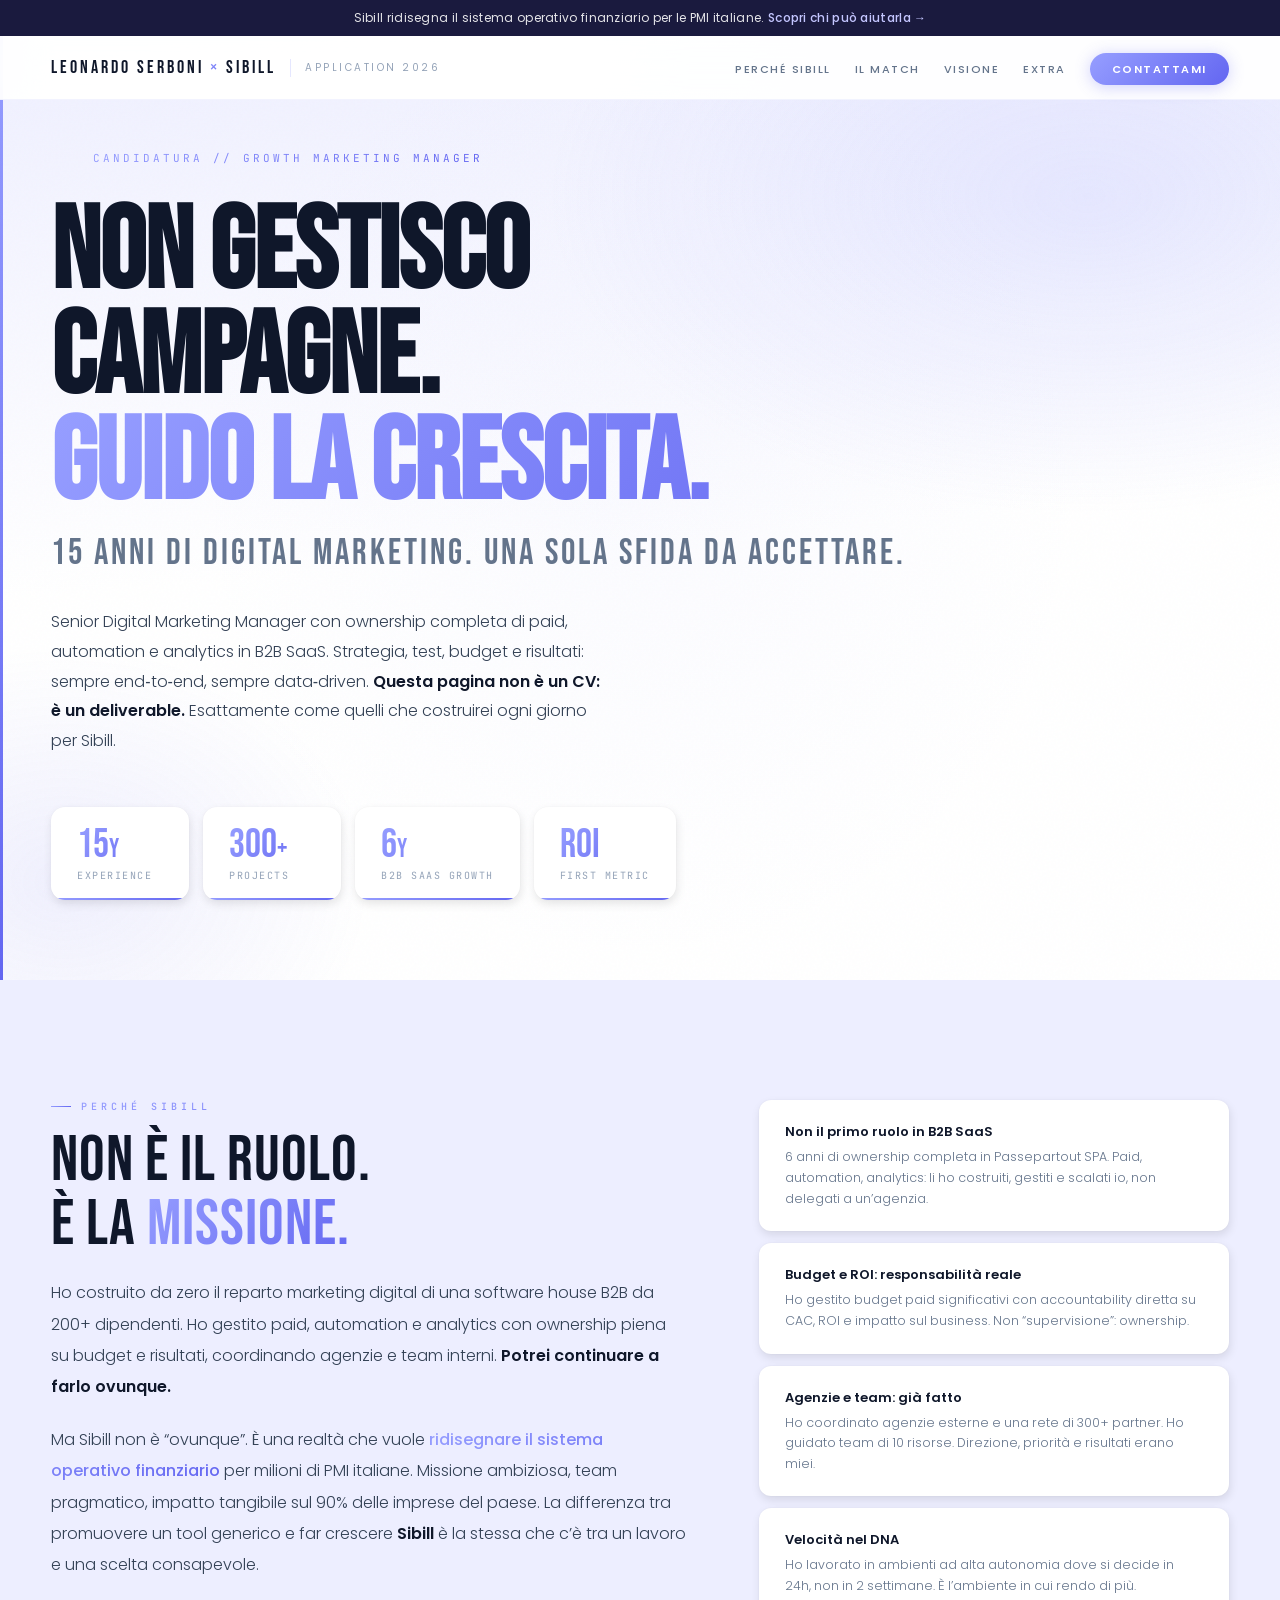
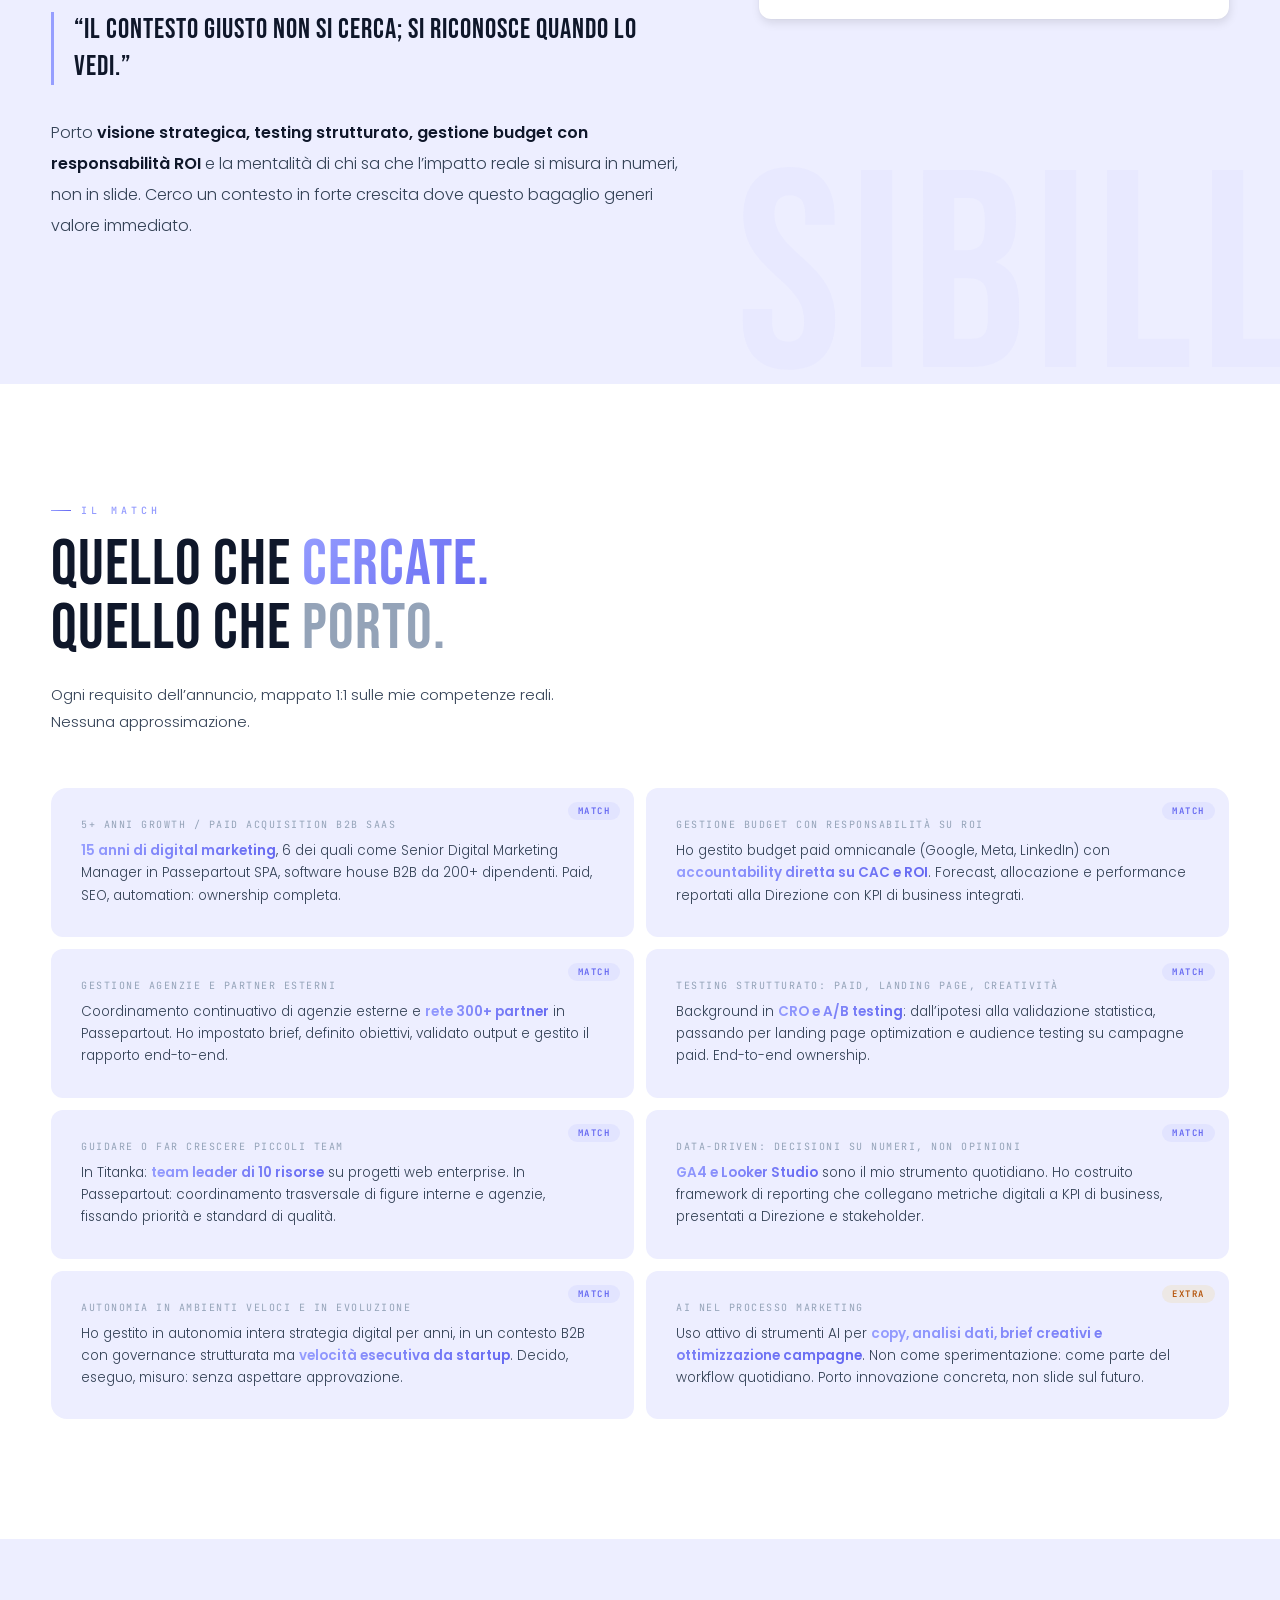
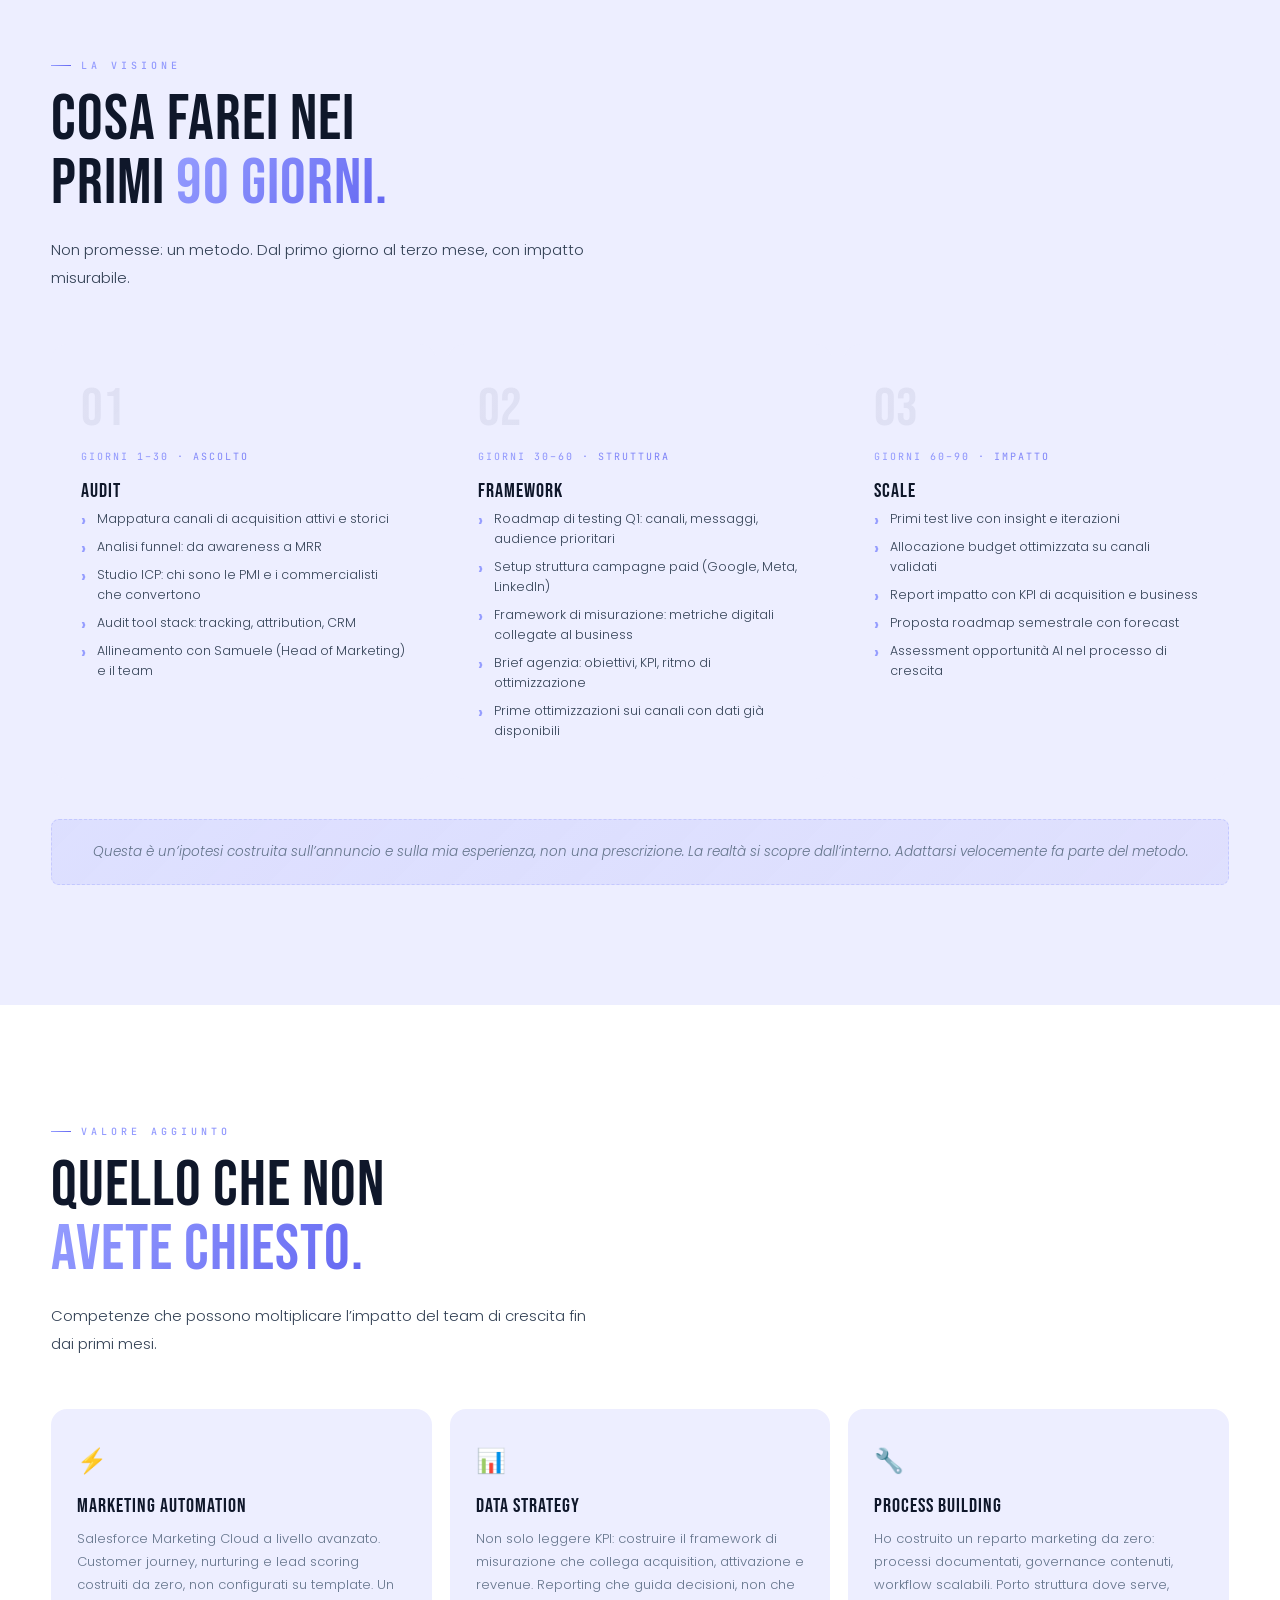
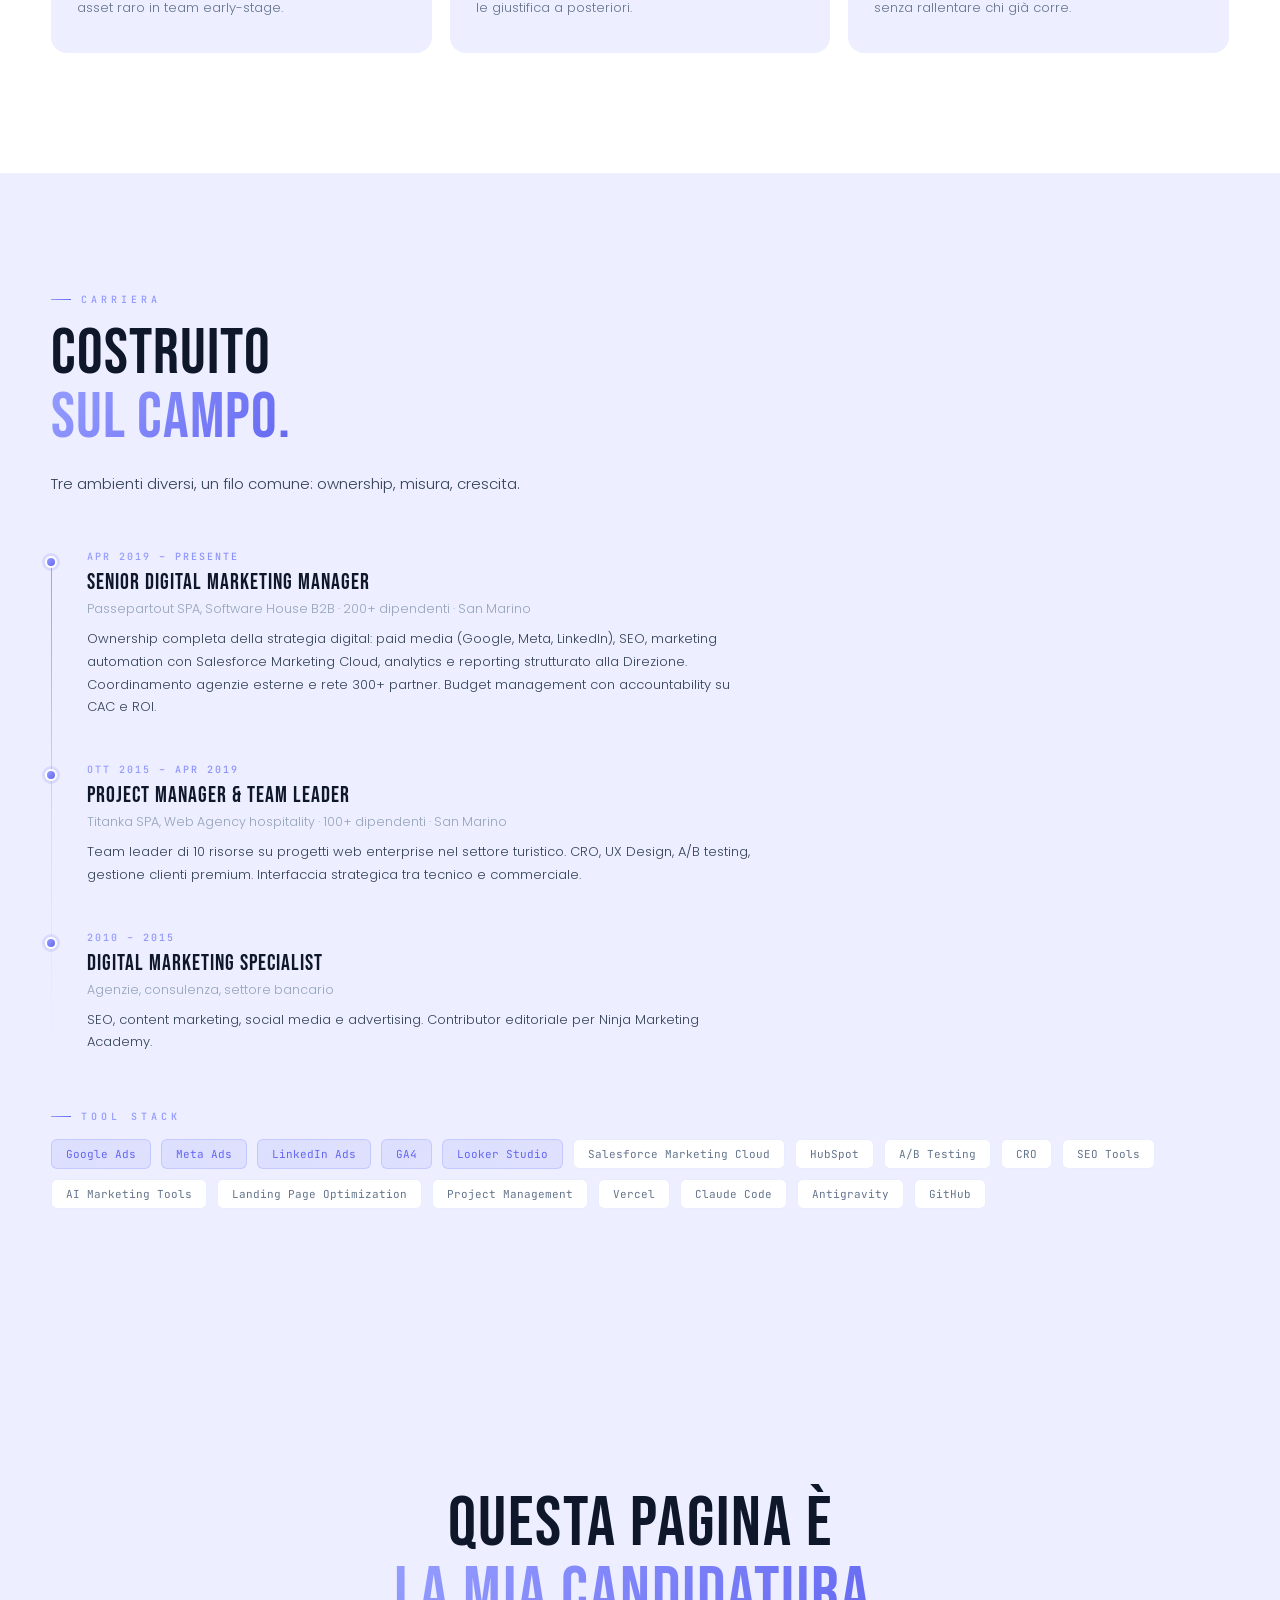
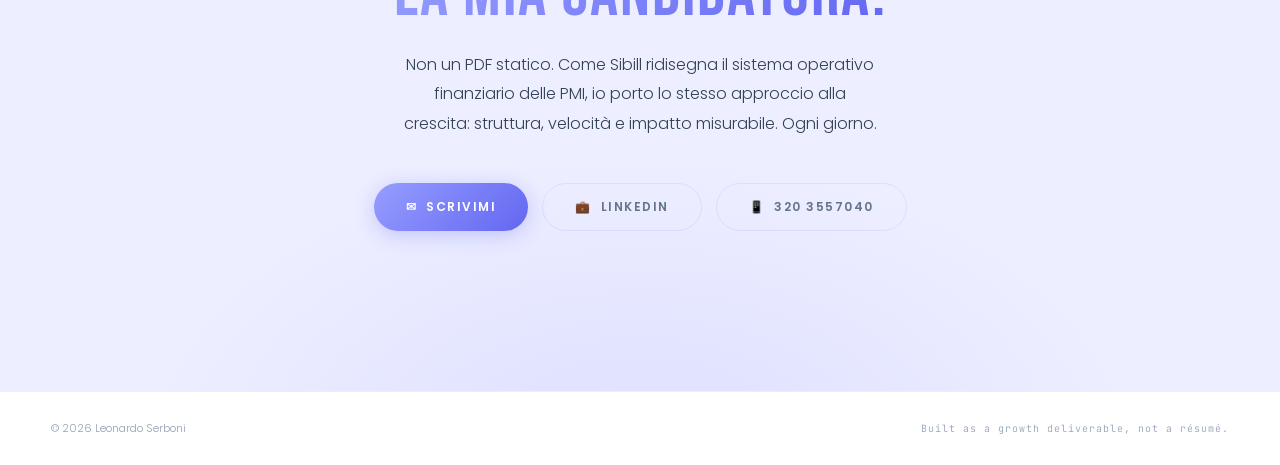
<file: sibill/index.html>
<!DOCTYPE html>
<html lang="it">
<head>
<meta charset="UTF-8">
<meta name="viewport" content="width=device-width, initial-scale=1.0">
<title>Leonardo Serboni x Sibill, Growth Marketing Manager</title>
<meta name="description" content="Candidatura di Leonardo Serboni per il ruolo di Growth Marketing Manager in Sibill.">
<link rel="icon" type="image/svg+xml" href="/favicon.svg">
<link rel="preconnect" href="https://fonts.googleapis.com">
<link href="https://fonts.googleapis.com/css2?family=Bebas+Neue&family=Poppins:wght@300;400;500;600;700&family=JetBrains+Mono:wght@300;400;500&display=swap" rel="stylesheet">
<link rel="stylesheet" href="/sibill/sibill.css">
</head>
<body>

<div id="progress-bar"></div>

<!-- ANNOUNCEMENT BAR -->
<div class="announcement-bar">
  Sibill ridisegna il sistema operativo finanziario per le PMI italiane.
  <a href="#cta">Scopri chi può aiutarla &rarr;</a>
</div>

<!-- NAV -->
<nav>
  <div class="nav-left">
    <div class="nav-mark">LEONARDO SERBONI <span>&times;</span> SIBILL</div>
    <div class="nav-sep"></div>
    <div class="nav-tag">Application 2026</div>
  </div>
  <ul class="nav-right">
    <li><a href="#perche">Perch&eacute; Sibill</a></li>
    <li><a href="#match">Il Match</a></li>
    <li><a href="#visione">Visione</a></li>
    <li><a href="#extra">Extra</a></li>
    <li><a href="#cta" class="nav-cta">Contattami</a></li>
  </ul>
</nav>

<!-- HERO -->
<section class="hero">
  <div class="hero-glow"></div>
  <div class="hero-accent"></div>
  <div class="hero-content">
    <div class="hero-badge">
      <span class="hero-badge-line"></span>
      <span>Candidatura &sol;&sol; Growth Marketing Manager</span>
    </div>
    <h1 class="hero-h1">
      NON GESTISCO<br>CAMPAGNE.
      <span class="g">GUIDO LA CRESCITA.</span>
    </h1>
    <p class="hero-h2">15 anni di digital marketing. Una sola sfida da accettare.</p>
    <p class="hero-p">
      Senior Digital Marketing Manager con ownership completa di paid, automation e analytics in B2B&nbsp;SaaS.
      Strategia, test, budget e risultati: sempre end&#8209;to&#8209;end, sempre data&#8209;driven.
      <strong>Questa pagina non &egrave; un CV: &egrave; un deliverable.</strong>
      Esattamente come quelli che costruirei ogni giorno per Sibill.
    </p>
    <div class="telem">
      <div class="telem-box">
        <div class="telem-val">15<span>y</span></div>
        <div class="telem-key">Experience</div>
      </div>
      <div class="telem-box">
        <div class="telem-val">300<span>+</span></div>
        <div class="telem-key">Projects</div>
      </div>
      <div class="telem-box">
        <div class="telem-val">6<span>y</span></div>
        <div class="telem-key">B2B SaaS Growth</div>
      </div>
      <div class="telem-box">
        <div class="telem-val">ROI</div>
        <div class="telem-key">First Metric</div>
      </div>
    </div>
  </div>
</section>

<!-- PERCHÉ SIBILL -->
<section id="perche" class="sec-alt">
  <div class="perche-wm">SIBILL</div>
  <div class="perche-grid">
    <div class="perche-text">
      <div class="s-label rv">Perch&eacute; Sibill</div>
      <div class="s-title rv rv-d1">NON &Egrave; IL RUOLO.<br>&Egrave; LA <span class="g">MISSIONE.</span></div>
      <p class="rv rv-d2">
        Ho costruito da zero il reparto marketing digital di una software house B2B da 200+ dipendenti.
        Ho gestito paid, automation e analytics con ownership piena su budget e risultati,
        coordinando agenzie e team interni. <strong>Potrei continuare a farlo ovunque.</strong>
      </p>
      <p class="rv rv-d3">
        Ma Sibill non &egrave; &ldquo;ovunque&rdquo;. &Egrave; una realt&agrave; che vuole
        <em>ridisegnare il sistema operativo finanziario</em> per milioni di PMI italiane.
        Missione ambiziosa, team pragmatico, impatto tangibile sul 90% delle imprese del paese.
        La differenza tra promuovere un tool generico e far crescere <strong>Sibill</strong>
        &egrave; la stessa che c&rsquo;&egrave; tra un lavoro e una scelta consapevole.
      </p>
      <div class="pull rv rv-d4">
        &ldquo;Il contesto giusto non si cerca; si riconosce quando lo vedi.&rdquo;
      </div>
      <p class="rv rv-d4">
        Porto <strong>visione strategica, testing strutturato, gestione budget con responsabilit&agrave; ROI</strong>
        e la mentalit&agrave; di chi sa che l&rsquo;impatto reale si misura in numeri, non in slide.
        Cerco un contesto in forte crescita dove questo bagaglio generi valore immediato.
      </p>
    </div>
    <div class="perche-cards">
      <div class="p-card rv">
        <div class="p-card-h">Non il primo ruolo in B2B SaaS</div>
        <div class="p-card-p">6 anni di ownership completa in Passepartout SPA. Paid, automation, analytics: li ho costruiti, gestiti e scalati io, non delegati a un&rsquo;agenzia.</div>
      </div>
      <div class="p-card rv rv-d1">
        <div class="p-card-h">Budget e ROI: responsabilit&agrave; reale</div>
        <div class="p-card-p">Ho gestito budget paid significativi con accountability diretta su CAC, ROI e impatto sul business. Non &ldquo;supervisione&rdquo;: ownership.</div>
      </div>
      <div class="p-card rv rv-d2">
        <div class="p-card-h">Agenzie e team: gi&agrave; fatto</div>
        <div class="p-card-p">Ho coordinato agenzie esterne e una rete di 300+ partner. Ho guidato team di 10 risorse. Direzione, priorit&agrave; e risultati erano miei.</div>
      </div>
      <div class="p-card rv rv-d3">
        <div class="p-card-h">Velocit&agrave; nel DNA</div>
        <div class="p-card-p">Ho lavorato in ambienti ad alta autonomia dove si decide in 24h, non in 2 settimane. &Egrave; l&rsquo;ambiente in cui rendo di pi&ugrave;.</div>
      </div>
    </div>
  </div>
</section>

<!-- IL MATCH -->
<section id="match" class="sec-white">
  <div class="s-label rv">Il Match</div>
  <div class="s-title rv rv-d1">QUELLO CHE <span class="g">CERCATE.</span><br>QUELLO CHE <span class="d">PORTO.</span></div>
  <p class="s-intro rv rv-d2">Ogni requisito dell&rsquo;annuncio, mappato 1:1 sulle mie competenze reali. Nessuna approssimazione.</p>
  <div class="match-grid rv rv-d3">

    <div class="m-item">
      <span class="m-badge m-match">Match</span>
      <div class="m-req">5+ anni growth / paid acquisition B2B SaaS</div>
      <div class="m-ans"><strong>15 anni di digital marketing</strong>, 6 dei quali come Senior Digital Marketing Manager in Passepartout SPA, software house B2B da 200+ dipendenti. Paid, SEO, automation: ownership completa.</div>
    </div>

    <div class="m-item">
      <span class="m-badge m-match">Match</span>
      <div class="m-req">Gestione budget con responsabilit&agrave; su ROI</div>
      <div class="m-ans">Ho gestito budget paid omnicanale (Google, Meta, LinkedIn) con <strong>accountability diretta su CAC e ROI</strong>. Forecast, allocazione e performance reportati alla Direzione con KPI di business integrati.</div>
    </div>

    <div class="m-item">
      <span class="m-badge m-match">Match</span>
      <div class="m-req">Gestione agenzie e partner esterni</div>
      <div class="m-ans">Coordinamento continuativo di agenzie esterne e <strong>rete 300+ partner</strong> in Passepartout. Ho impostato brief, definito obiettivi, validato output e gestito il rapporto end-to-end.</div>
    </div>

    <div class="m-item">
      <span class="m-badge m-match">Match</span>
      <div class="m-req">Testing strutturato: paid, landing page, creativit&agrave;</div>
      <div class="m-ans">Background in <strong>CRO e A/B testing</strong>: dall&rsquo;ipotesi alla validazione statistica, passando per landing page optimization e audience testing su campagne paid. End-to-end ownership.</div>
    </div>

    <div class="m-item">
      <span class="m-badge m-match">Match</span>
      <div class="m-req">Guidare o far crescere piccoli team</div>
      <div class="m-ans">In Titanka: <strong>team leader di 10 risorse</strong> su progetti web enterprise. In Passepartout: coordinamento trasversale di figure interne e agenzie, fissando priorit&agrave; e standard di qualit&agrave;.</div>
    </div>

    <div class="m-item">
      <span class="m-badge m-match">Match</span>
      <div class="m-req">Data-driven: decisioni su numeri, non opinioni</div>
      <div class="m-ans"><strong>GA4 e Looker Studio</strong> sono il mio strumento quotidiano. Ho costruito framework di reporting che collegano metriche digitali a KPI di business, presentati a Direzione e stakeholder.</div>
    </div>

    <div class="m-item">
      <span class="m-badge m-match">Match</span>
      <div class="m-req">Autonomia in ambienti veloci e in evoluzione</div>
      <div class="m-ans">Ho gestito in autonomia intera strategia digital per anni, in un contesto B2B con governance strutturata ma <strong>velocit&agrave; esecutiva da startup</strong>. Decido, eseguo, misuro: senza aspettare approvazione.</div>
    </div>

    <div class="m-item">
      <span class="m-badge m-extra">Extra</span>
      <div class="m-req">AI nel processo marketing</div>
      <div class="m-ans">Uso attivo di strumenti AI per <strong>copy, analisi dati, brief creativi e ottimizzazione campagne</strong>. Non come sperimentazione: come parte del workflow quotidiano. Porto innovazione concreta, non slide sul futuro.</div>
    </div>

  </div>
</section>

<!-- VISIONE 90 GIORNI -->
<section id="visione" class="sec-alt">
  <div class="s-label rv">La Visione</div>
  <div class="s-title rv rv-d1">COSA FAREI NEI<br>PRIMI <span class="g">90 GIORNI.</span></div>
  <p class="s-intro rv rv-d2">Non promesse: un metodo. Dal primo giorno al terzo mese, con impatto misurabile.</p>
  <div class="vis-phases rv rv-d3">
    <div class="vis-phase">
      <div class="vis-num">01</div>
      <div class="vis-phase-when">Giorni 1&ndash;30 &middot; Ascolto</div>
      <div class="vis-phase-title">AUDIT</div>
      <ul class="vis-phase-list">
        <li>Mappatura canali di acquisition attivi e storici</li>
        <li>Analisi funnel: da awareness a MRR</li>
        <li>Studio ICP: chi sono le PMI e i commercialisti che convertono</li>
        <li>Audit tool stack: tracking, attribution, CRM</li>
        <li>Allineamento con Samuele (Head of Marketing) e il team</li>
      </ul>
    </div>
    <div class="vis-phase">
      <div class="vis-num">02</div>
      <div class="vis-phase-when">Giorni 30&ndash;60 &middot; Struttura</div>
      <div class="vis-phase-title">FRAMEWORK</div>
      <ul class="vis-phase-list">
        <li>Roadmap di testing Q1: canali, messaggi, audience prioritari</li>
        <li>Setup struttura campagne paid (Google, Meta, LinkedIn)</li>
        <li>Framework di misurazione: metriche digitali collegate al business</li>
        <li>Brief agenzia: obiettivi, KPI, ritmo di ottimizzazione</li>
        <li>Prime ottimizzazioni sui canali con dati gi&agrave; disponibili</li>
      </ul>
    </div>
    <div class="vis-phase">
      <div class="vis-num">03</div>
      <div class="vis-phase-when">Giorni 60&ndash;90 &middot; Impatto</div>
      <div class="vis-phase-title">SCALE</div>
      <ul class="vis-phase-list">
        <li>Primi test live con insight e iterazioni</li>
        <li>Allocazione budget ottimizzata su canali validati</li>
        <li>Report impatto con KPI di acquisition e business</li>
        <li>Proposta roadmap semestrale con forecast</li>
        <li>Assessment opportunit&agrave; AI nel processo di crescita</li>
      </ul>
    </div>
  </div>
  <div class="vis-note rv">
    Questa &egrave; un&rsquo;ipotesi costruita sull&rsquo;annuncio e sulla mia esperienza, non una prescrizione.
    La realt&agrave; si scopre dall&rsquo;interno. Adattarsi velocemente fa parte del metodo.
  </div>
</section>

<!-- VALORE EXTRA -->
<section id="extra" class="sec-white">
  <div class="s-label rv">Valore aggiunto</div>
  <div class="s-title rv rv-d1">QUELLO CHE NON<br><span class="g">AVETE CHIESTO.</span></div>
  <p class="s-intro rv rv-d2">Competenze che possono moltiplicare l&rsquo;impatto del team di crescita fin dai primi mesi.</p>
  <div class="extra-cols">
    <div class="x-card rv">
      <div class="x-icon">&#9889;</div>
      <div class="x-card-h">MARKETING AUTOMATION</div>
      <div class="x-card-p">Salesforce Marketing Cloud a livello avanzato. Customer journey, nurturing e lead scoring costruiti da zero, non configurati su template. Un asset raro in team early-stage.</div>
    </div>
    <div class="x-card rv rv-d1">
      <div class="x-icon">&#128202;</div>
      <div class="x-card-h">DATA STRATEGY</div>
      <div class="x-card-p">Non solo leggere KPI: costruire il framework di misurazione che collega acquisition, attivazione e revenue. Reporting che guida decisioni, non che le giustifica a posteriori.</div>
    </div>
    <div class="x-card rv rv-d2">
      <div class="x-icon">&#128295;</div>
      <div class="x-card-h">PROCESS BUILDING</div>
      <div class="x-card-p">Ho costruito un reparto marketing da zero: processi documentati, governance contenuti, workflow scalabili. Porto struttura dove serve, senza rallentare chi gi&agrave; corre.</div>
    </div>
  </div>
</section>

<!-- PERCORSO -->
<section id="percorso" class="sec-alt">
  <div class="s-label rv">Carriera</div>
  <div class="s-title rv rv-d1">COSTRUITO<br><span class="g">SUL CAMPO.</span></div>
  <p class="s-intro rv rv-d2">Tre ambienti diversi, un filo comune: ownership, misura, crescita.</p>
  <div class="tl">
    <div class="tl-i rv">
      <div class="tl-dot"></div>
      <div class="tl-when">Apr 2019 &ndash; Presente</div>
      <div class="tl-role">SENIOR DIGITAL MARKETING MANAGER</div>
      <div class="tl-co">Passepartout SPA, Software House B2B &middot; 200+ dipendenti &middot; San Marino</div>
      <div class="tl-desc">Ownership completa della strategia digital: paid media (Google, Meta, LinkedIn), SEO, marketing automation con Salesforce Marketing Cloud, analytics e reporting strutturato alla Direzione. Coordinamento agenzie esterne e rete 300+ partner. Budget management con accountability su CAC e ROI.</div>
    </div>
    <div class="tl-i rv">
      <div class="tl-dot"></div>
      <div class="tl-when">Ott 2015 &ndash; Apr 2019</div>
      <div class="tl-role">PROJECT MANAGER &amp; TEAM LEADER</div>
      <div class="tl-co">Titanka SPA, Web Agency hospitality &middot; 100+ dipendenti &middot; San Marino</div>
      <div class="tl-desc">Team leader di 10 risorse su progetti web enterprise nel settore turistico. CRO, UX Design, A/B testing, gestione clienti premium. Interfaccia strategica tra tecnico e commerciale.</div>
    </div>
    <div class="tl-i rv">
      <div class="tl-dot"></div>
      <div class="tl-when">2010 &ndash; 2015</div>
      <div class="tl-role">DIGITAL MARKETING SPECIALIST</div>
      <div class="tl-co">Agenzie, consulenza, settore bancario</div>
      <div class="tl-desc">SEO, content marketing, social media e advertising. Contributor editoriale per Ninja Marketing Academy.</div>
    </div>
  </div>
  <div style="margin-top: 56px;">
    <div class="s-label rv">Tool Stack</div>
    <div class="tools-wrap rv rv-d1">
      <span class="tool-tag hl">Google Ads</span>
      <span class="tool-tag hl">Meta Ads</span>
      <span class="tool-tag hl">LinkedIn Ads</span>
      <span class="tool-tag hl">GA4</span>
      <span class="tool-tag hl">Looker Studio</span>
      <span class="tool-tag">Salesforce Marketing Cloud</span>
      <span class="tool-tag">HubSpot</span>
      <span class="tool-tag">A/B Testing</span>
      <span class="tool-tag">CRO</span>
      <span class="tool-tag">SEO Tools</span>
      <span class="tool-tag">AI Marketing Tools</span>
      <span class="tool-tag">Landing Page Optimization</span>
      <span class="tool-tag">Project Management</span>
      <span class="tool-tag">Vercel</span>
      <span class="tool-tag">Claude Code</span>
      <span class="tool-tag">Antigravity</span>
      <span class="tool-tag">GitHub</span>
    </div>
  </div>
</section>

<!-- CTA -->
<section id="cta" class="sec-white">
  <div class="cta-inner">
    <div class="cta-h rv">QUESTA PAGINA &Egrave;<br><span class="g">LA MIA CANDIDATURA.</span></div>
    <p class="cta-p rv rv-d1">
      Non un PDF statico. Come Sibill ridisegna il sistema operativo finanziario delle PMI,
      io porto lo stesso approccio alla crescita: struttura, velocit&agrave; e impatto misurabile.
      Ogni giorno.
    </p>
    <div class="cta-links rv rv-d2">
      <a class="cta-btn cta-primary" href="mailto:leonardoserboni@gmail.com">&#9993;&nbsp; Scrivimi</a>
      <a class="cta-btn cta-ghost" href="https://linkedin.com/in/leonardoserboni" target="_blank" rel="noopener">&#128188;&nbsp; LinkedIn</a>
      <a class="cta-btn cta-ghost" href="tel:+393203557040">&#128241;&nbsp; 320 3557040</a>
    </div>
  </div>
</section>

<footer>
  <span>&copy; 2026 Leonardo Serboni</span>
  <span class="footer-meta">Built as a growth deliverable, not a r&eacute;sum&eacute;.</span>
</footer>

<script>
// Scroll progress bar
const bar = document.getElementById('progress-bar');
window.addEventListener('scroll', () => {
  const p = window.scrollY / (document.body.scrollHeight - window.innerHeight) * 100;
  bar.style.width = p + '%';
}, { passive: true });

// Reveal on scroll
const obs = new IntersectionObserver(entries => {
  entries.forEach(e => { if (e.isIntersecting) e.target.classList.add('vis'); });
}, { threshold: 0.08, rootMargin: '0px 0px -24px 0px' });
document.querySelectorAll('.rv').forEach(el => obs.observe(el));
</script>

</body>
</html>
</file>
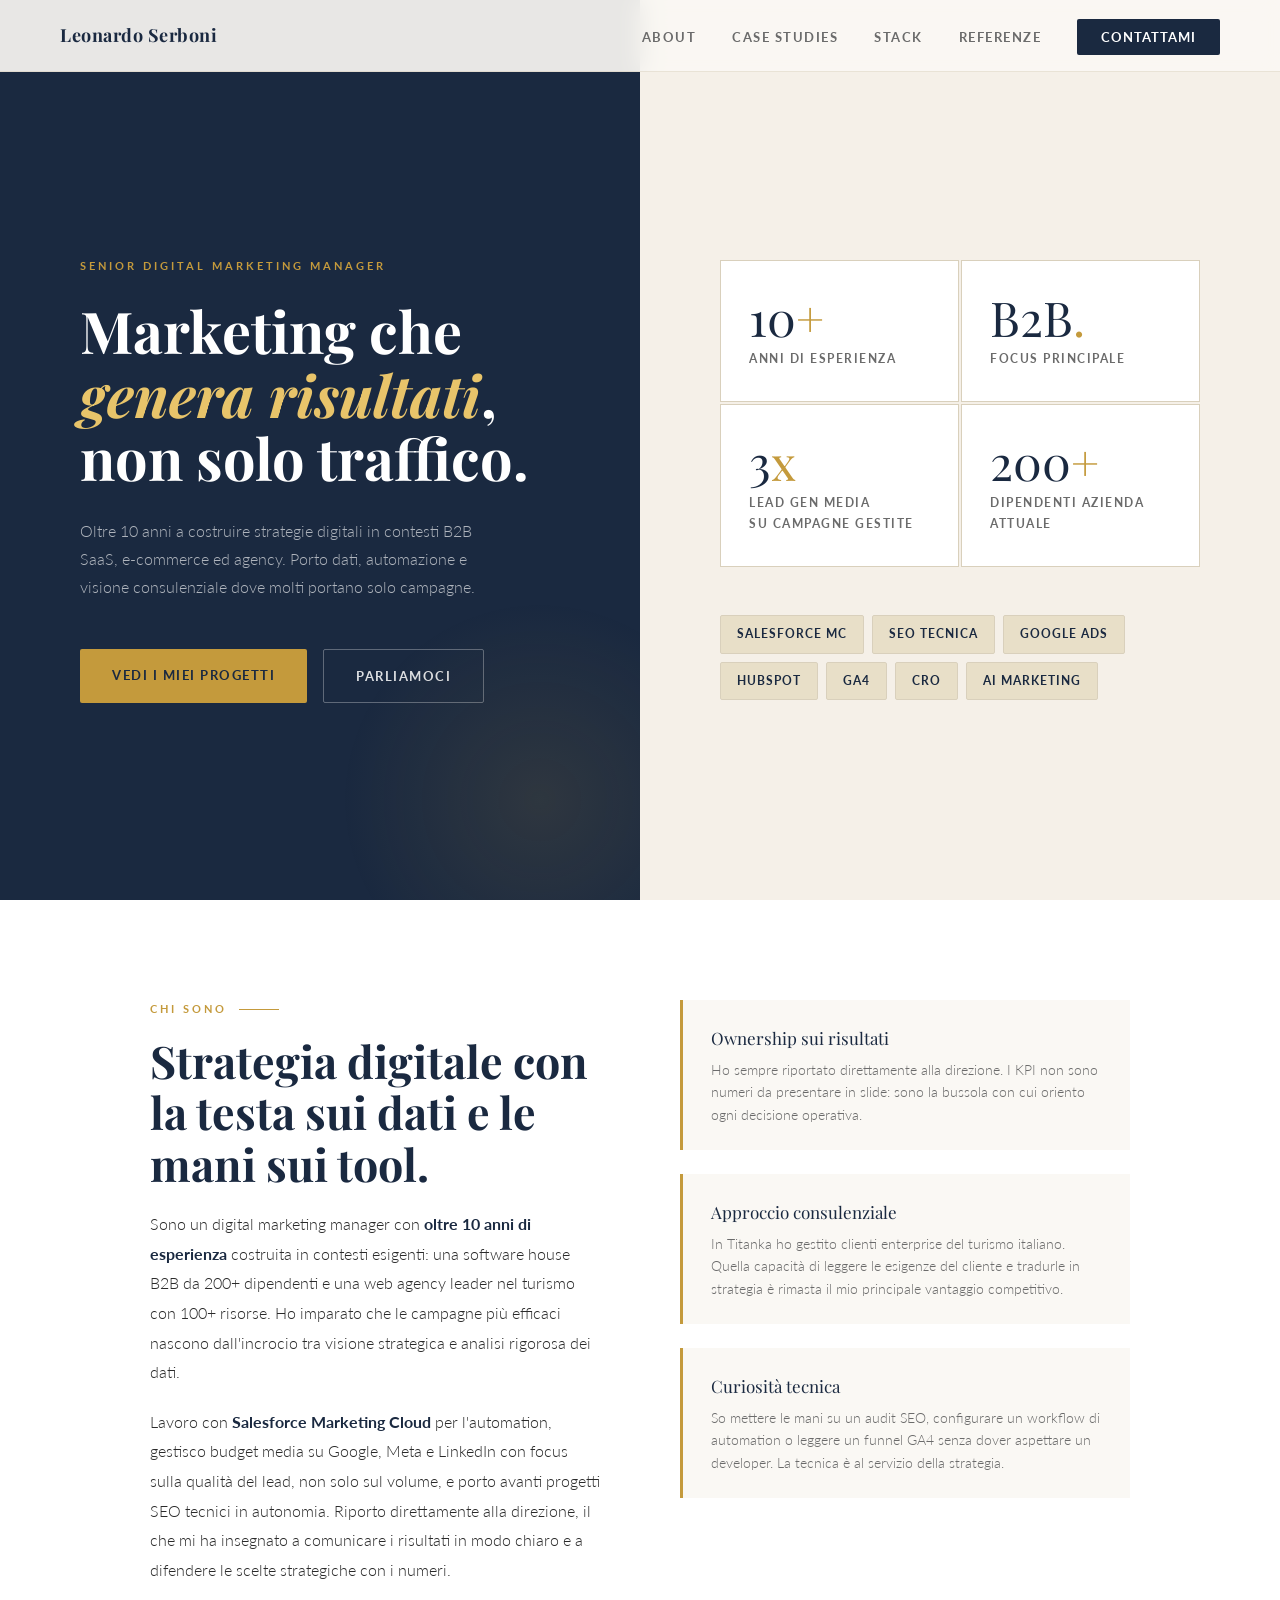
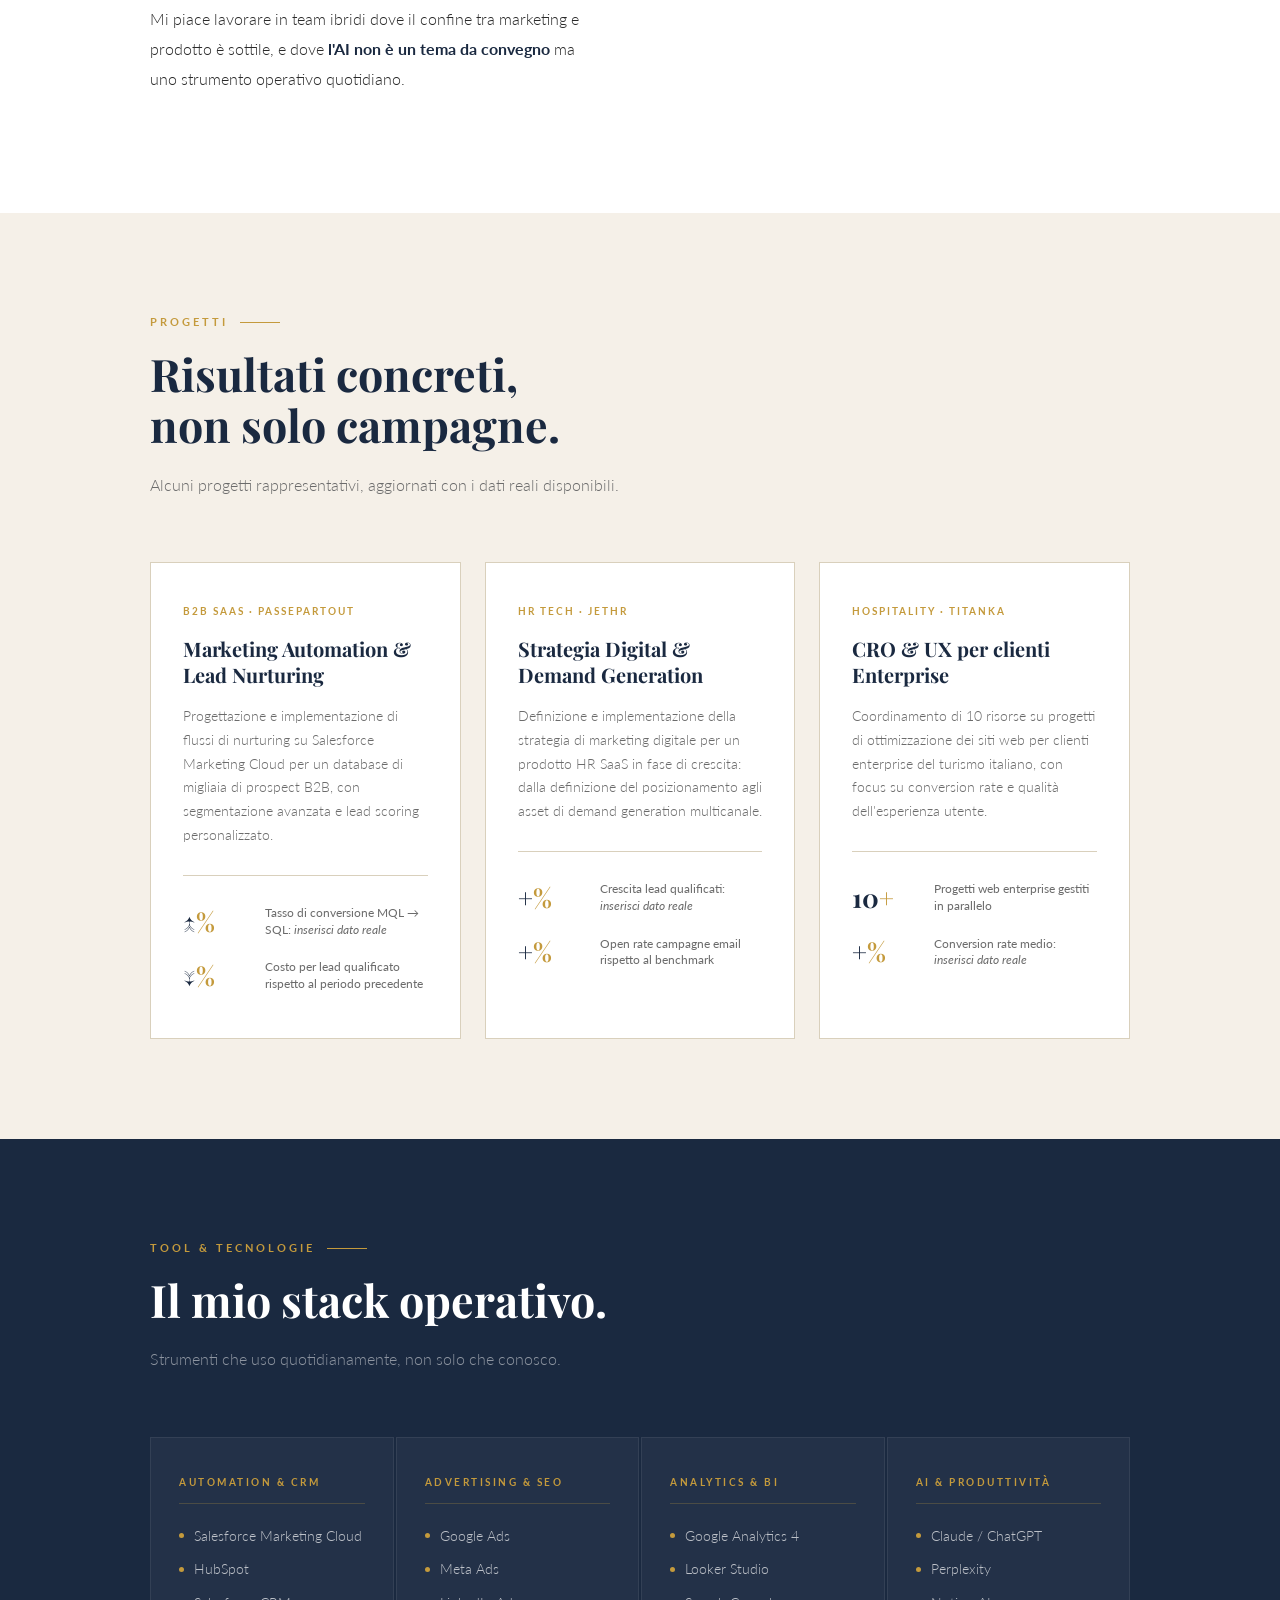
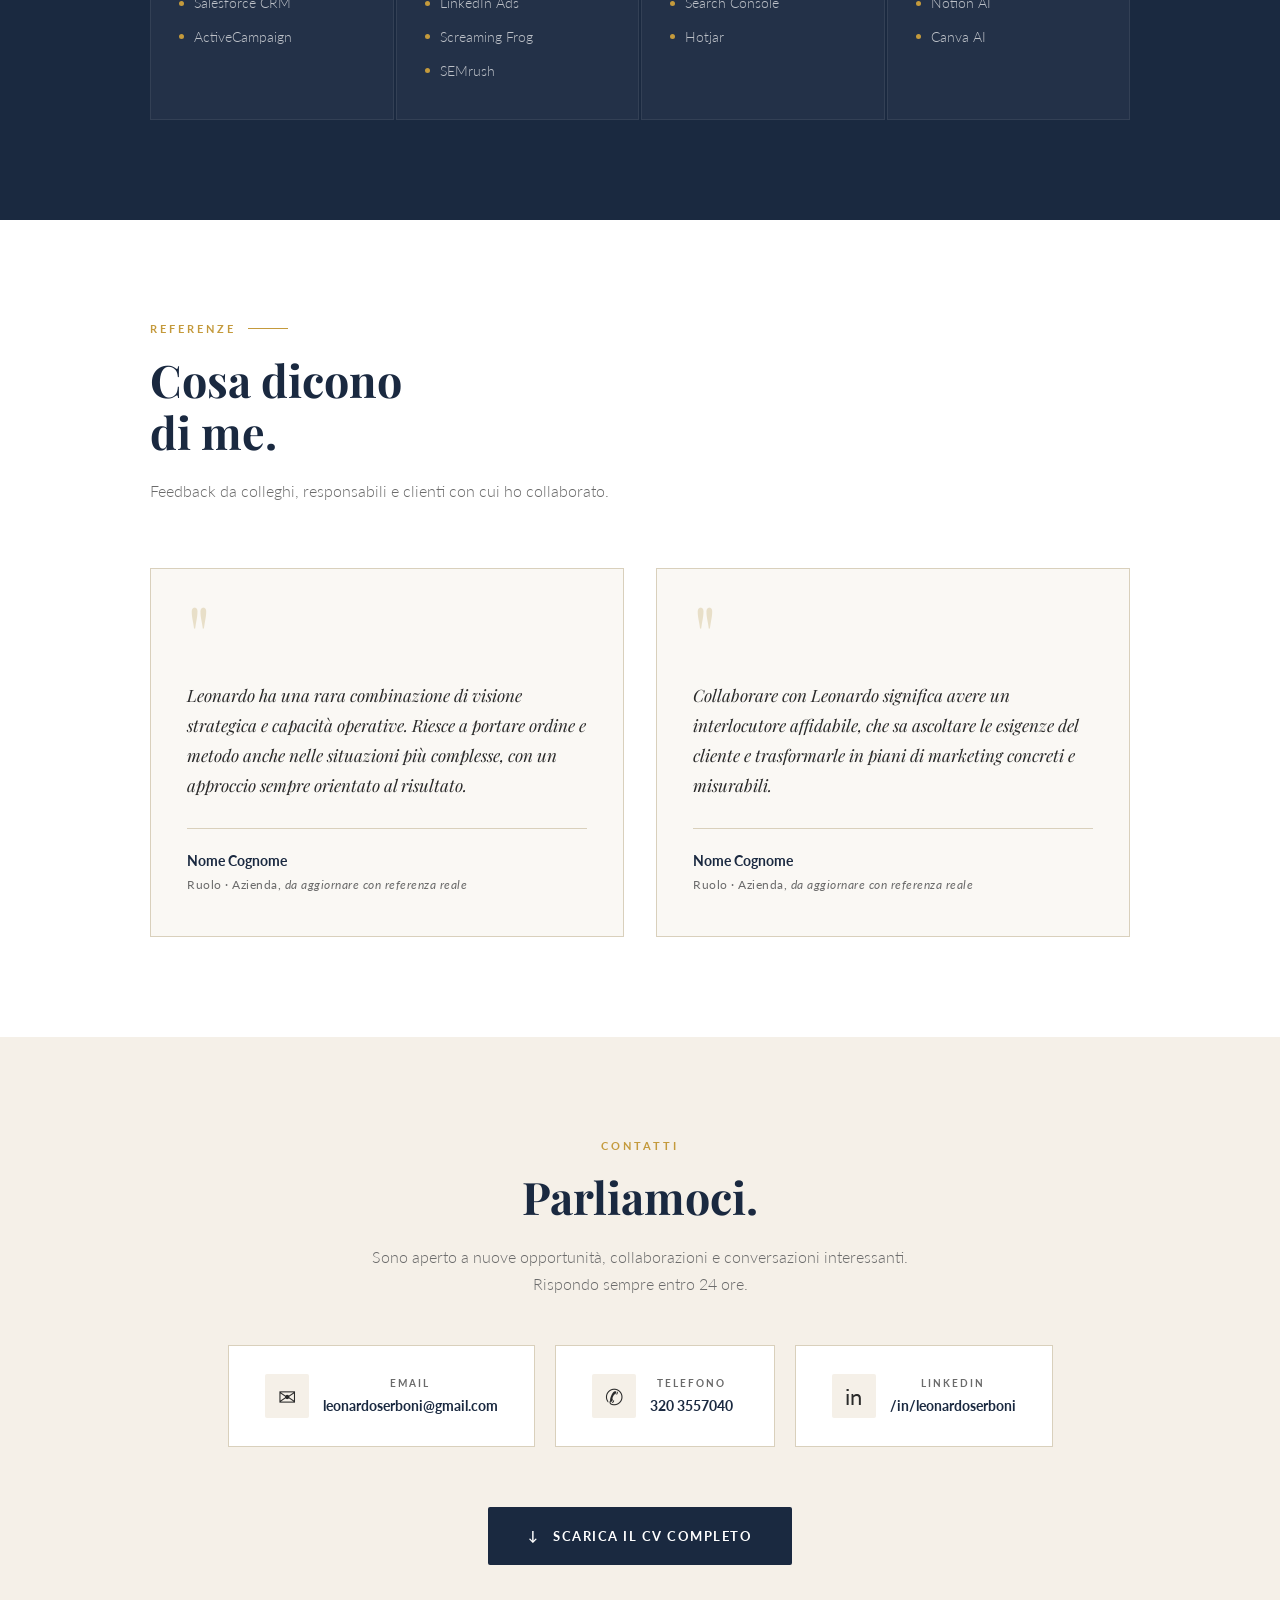
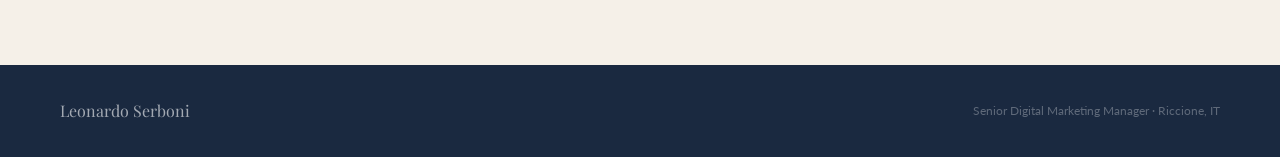
<file: work/index.html>
<!DOCTYPE html>
<html lang="it">
<head>
<meta charset="UTF-8">
<meta name="viewport" content="width=device-width, initial-scale=1.0">
<title>Leonardo Serboni, Senior Digital Marketing Manager</title>
<meta name="description" content="Senior Digital Marketing Manager con 10+ anni di esperienza in B2B SaaS, lead generation, marketing automation e SEO tecnica.">
<link rel="preconnect" href="https://fonts.googleapis.com">
<link href="https://fonts.googleapis.com/css2?family=Playfair+Display:ital,wght@0,400;0,600;0,700;1,400&family=Lato:wght@300;400;700&display=swap" rel="stylesheet">

<style>
*, *::before, *::after { box-sizing: border-box; margin: 0; padding: 0; }

:root {
  --cream: #f5f0e8;
  --warm-white: #faf8f4;
  --sand: #e8dfc8;
  --navy: #1a2940;
  --navy-light: #2c3e57;
  --blue: #2563a8;
  --gold: #c49a3c;
  --gold-light: #e8c46a;
  --text: #2a2a2a;
  --text-muted: #6b6b6b;
  --border: #d9d0bc;
}

html { scroll-behavior: smooth; }

body {
  font-family: 'Lato', sans-serif;
  background: var(--warm-white);
  color: var(--text);
  line-height: 1.7;
  overflow-x: hidden;
}

/* ── NOISE TEXTURE OVERLAY ── */
body::before {
  content: '';
  position: fixed;
  inset: 0;
  background-image: url("data:image/svg+xml,%3Csvg viewBox='0 0 256 256' xmlns='http://www.w3.org/2000/svg'%3E%3Cfilter id='noise'%3E%3CfeTurbulence type='fractalNoise' baseFrequency='0.9' numOctaves='4' stitchTiles='stitch'/%3E%3C/filter%3E%3Crect width='100%25' height='100%25' filter='url(%23noise)' opacity='0.03'/%3E%3C/svg%3E");
  pointer-events: none;
  z-index: 0;
  opacity: 0.4;
}

/* ── NAV ── */
nav {
  position: fixed;
  top: 0; left: 0; right: 0;
  z-index: 100;
  padding: 20px 60px;
  display: flex;
  justify-content: space-between;
  align-items: center;
  background: rgba(250,248,244,0.92);
  backdrop-filter: blur(12px);
  border-bottom: 1px solid rgba(217,208,188,0.5);
  transition: all 0.3s ease;
}

.nav-logo {
  font-family: 'Playfair Display', serif;
  font-size: 18px;
  color: var(--navy);
  font-weight: 700;
  letter-spacing: 0.5px;
  text-decoration: none;
}

.nav-links {
  display: flex;
  gap: 36px;
  list-style: none;
}

.nav-links a {
  font-size: 13px;
  font-weight: 700;
  letter-spacing: 1.5px;
  text-transform: uppercase;
  color: var(--text-muted);
  text-decoration: none;
  transition: color 0.2s;
}

.nav-links a:hover { color: var(--navy); }

.nav-cta {
  background: var(--navy);
  color: #fff !important;
  padding: 10px 24px;
  border-radius: 2px;
  letter-spacing: 1px !important;
  transition: background 0.2s !important;
}

.nav-cta:hover { background: var(--blue) !important; color: #fff !important; }

/* ── HERO ── */
.hero {
  min-height: 100vh;
  display: grid;
  grid-template-columns: 1fr 1fr;
  position: relative;
  overflow: hidden;
}

.hero-left {
  background: var(--navy);
  padding: 140px 80px 80px;
  display: flex;
  flex-direction: column;
  justify-content: center;
  position: relative;
  overflow: hidden;
}

.hero-left::after {
  content: '';
  position: absolute;
  bottom: -100px; right: -100px;
  width: 400px; height: 400px;
  border-radius: 50%;
  background: radial-gradient(circle, rgba(196,154,60,0.12) 0%, transparent 70%);
  pointer-events: none;
}

.hero-eyebrow {
  font-size: 11px;
  font-weight: 700;
  letter-spacing: 3px;
  text-transform: uppercase;
  color: var(--gold);
  margin-bottom: 24px;
  opacity: 0;
  animation: fadeSlideUp 0.7s ease 0.2s both;
}

.hero-title {
  font-family: 'Playfair Display', serif;
  font-size: clamp(42px, 4.5vw, 64px);
  color: #fff;
  line-height: 1.1;
  margin-bottom: 28px;
  opacity: 0;
  animation: fadeSlideUp 0.7s ease 0.35s both;
}

.hero-title em {
  color: var(--gold-light);
  font-style: italic;
}

.hero-sub {
  font-size: 16px;
  font-weight: 300;
  color: rgba(255,255,255,0.65);
  line-height: 1.75;
  max-width: 420px;
  margin-bottom: 48px;
  opacity: 0;
  animation: fadeSlideUp 0.7s ease 0.5s both;
}

.hero-ctas {
  display: flex;
  gap: 16px;
  flex-wrap: wrap;
  opacity: 0;
  animation: fadeSlideUp 0.7s ease 0.65s both;
}

.btn-primary {
  background: var(--gold);
  color: var(--navy);
  padding: 15px 32px;
  font-size: 13px;
  font-weight: 700;
  letter-spacing: 1.5px;
  text-transform: uppercase;
  text-decoration: none;
  border-radius: 2px;
  transition: all 0.25s;
  display: inline-block;
}

.btn-primary:hover {
  background: var(--gold-light);
  transform: translateY(-2px);
  box-shadow: 0 8px 24px rgba(196,154,60,0.3);
}

.btn-outline {
  border: 1px solid rgba(255,255,255,0.3);
  color: rgba(255,255,255,0.85);
  padding: 15px 32px;
  font-size: 13px;
  font-weight: 700;
  letter-spacing: 1.5px;
  text-transform: uppercase;
  text-decoration: none;
  border-radius: 2px;
  transition: all 0.25s;
  display: inline-block;
}

.btn-outline:hover {
  border-color: rgba(255,255,255,0.8);
  color: #fff;
  background: rgba(255,255,255,0.07);
}

.hero-right {
  background: var(--cream);
  padding: 140px 80px 80px;
  display: flex;
  flex-direction: column;
  justify-content: center;
  position: relative;
}

.hero-stats {
  display: grid;
  grid-template-columns: 1fr 1fr;
  gap: 2px;
  margin-bottom: 48px;
  opacity: 0;
  animation: fadeSlideUp 0.7s ease 0.5s both;
}

.stat-box {
  background: #fff;
  padding: 32px 28px;
  border: 1px solid var(--border);
  transition: all 0.25s;
}

.stat-box:hover {
  border-color: var(--gold);
  transform: translateY(-3px);
  box-shadow: 0 12px 32px rgba(0,0,0,0.07);
}

.stat-number {
  font-family: 'Playfair Display', serif;
  font-size: 48px;
  color: var(--navy);
  line-height: 1;
  margin-bottom: 8px;
}

.stat-number span {
  color: var(--gold);
}

.stat-label {
  font-size: 12px;
  font-weight: 700;
  letter-spacing: 1.5px;
  text-transform: uppercase;
  color: var(--text-muted);
}

.hero-tags {
  display: flex;
  flex-wrap: wrap;
  gap: 8px;
  opacity: 0;
  animation: fadeSlideUp 0.7s ease 0.65s both;
}

.tag {
  background: var(--sand);
  color: var(--navy);
  font-size: 12px;
  font-weight: 700;
  letter-spacing: 1px;
  text-transform: uppercase;
  padding: 8px 16px;
  border-radius: 2px;
  border: 1px solid var(--border);
}

/* ── SECTION BASE ── */
section {
  position: relative;
  z-index: 1;
}

.section-inner {
  max-width: 1100px;
  margin: 0 auto;
  padding: 100px 60px;
}

.section-label {
  font-size: 11px;
  font-weight: 700;
  letter-spacing: 3px;
  text-transform: uppercase;
  color: var(--gold);
  margin-bottom: 16px;
  display: flex;
  align-items: center;
  gap: 12px;
}

.section-label::after {
  content: '';
  flex: 1;
  max-width: 40px;
  height: 1px;
  background: var(--gold);
}

.section-title {
  font-family: 'Playfair Display', serif;
  font-size: clamp(32px, 3.5vw, 48px);
  color: var(--navy);
  line-height: 1.15;
  margin-bottom: 20px;
}

.section-sub {
  font-size: 16px;
  font-weight: 300;
  color: var(--text-muted);
  max-width: 580px;
  margin-bottom: 64px;
}

/* ── ABOUT ── */
.about { background: #fff; }

.about-grid {
  display: grid;
  grid-template-columns: 1fr 1fr;
  gap: 80px;
  align-items: start;
}

.about-text p {
  font-size: 16px;
  font-weight: 300;
  color: var(--text);
  line-height: 1.85;
  margin-bottom: 20px;
}

.about-text strong { font-weight: 700; color: var(--navy); }

.about-highlights {
  display: flex;
  flex-direction: column;
  gap: 24px;
}

.highlight-item {
  padding: 24px 28px;
  border-left: 3px solid var(--gold);
  background: var(--warm-white);
  transition: all 0.25s;
}

.highlight-item:hover {
  transform: translateX(6px);
  background: var(--cream);
}

.highlight-title {
  font-family: 'Playfair Display', serif;
  font-size: 17px;
  color: var(--navy);
  margin-bottom: 6px;
}

.highlight-text {
  font-size: 14px;
  font-weight: 300;
  color: var(--text-muted);
  line-height: 1.6;
}

/* ── CASE STUDIES ── */
.cases { background: var(--cream); }

.cases-grid {
  display: grid;
  grid-template-columns: repeat(3, 1fr);
  gap: 24px;
}

.case-card {
  background: #fff;
  border: 1px solid var(--border);
  padding: 40px 32px;
  position: relative;
  overflow: hidden;
  transition: all 0.3s;
  cursor: default;
}

.case-card::before {
  content: '';
  position: absolute;
  top: 0; left: 0; right: 0;
  height: 3px;
  background: linear-gradient(90deg, var(--gold), var(--blue));
  transform: scaleX(0);
  transform-origin: left;
  transition: transform 0.4s ease;
}

.case-card:hover::before { transform: scaleX(1); }

.case-card:hover {
  transform: translateY(-6px);
  box-shadow: 0 20px 48px rgba(26,41,64,0.1);
}

.case-industry {
  font-size: 10px;
  font-weight: 700;
  letter-spacing: 2px;
  text-transform: uppercase;
  color: var(--gold);
  margin-bottom: 16px;
}

.case-title {
  font-family: 'Playfair Display', serif;
  font-size: 20px;
  color: var(--navy);
  margin-bottom: 16px;
  line-height: 1.3;
}

.case-desc {
  font-size: 14px;
  font-weight: 300;
  color: var(--text-muted);
  line-height: 1.7;
  margin-bottom: 28px;
}

.case-results {
  display: flex;
  flex-direction: column;
  gap: 10px;
  border-top: 1px solid var(--border);
  padding-top: 24px;
}

.case-result-item {
  display: flex;
  align-items: center;
  gap: 10px;
}

.result-number {
  font-family: 'Playfair Display', serif;
  font-size: 26px;
  color: var(--navy);
  font-weight: 700;
  min-width: 72px;
}

.result-number span { color: var(--gold); }

.result-label {
  font-size: 12px;
  color: var(--text-muted);
  line-height: 1.4;
}

/* ── STACK ── */
.stack { background: var(--navy); }

.stack .section-title { color: #fff; }
.stack .section-sub { color: rgba(255,255,255,0.5); }

.stack-categories {
  display: grid;
  grid-template-columns: repeat(4, 1fr);
  gap: 2px;
}

.stack-category {
  background: rgba(255,255,255,0.04);
  padding: 36px 28px;
  border: 1px solid rgba(255,255,255,0.07);
  transition: all 0.25s;
}

.stack-category:hover {
  background: rgba(255,255,255,0.08);
  border-color: rgba(196,154,60,0.4);
}

.stack-cat-label {
  font-size: 10px;
  font-weight: 700;
  letter-spacing: 2.5px;
  text-transform: uppercase;
  color: var(--gold);
  margin-bottom: 20px;
  padding-bottom: 12px;
  border-bottom: 1px solid rgba(196,154,60,0.25);
}

.stack-tools {
  display: flex;
  flex-direction: column;
  gap: 10px;
}

.stack-tool {
  display: flex;
  align-items: center;
  gap: 10px;
  font-size: 14px;
  font-weight: 300;
  color: rgba(255,255,255,0.7);
}

.stack-tool::before {
  content: '';
  width: 5px; height: 5px;
  border-radius: 50%;
  background: var(--gold);
  flex-shrink: 0;
}

/* ── TESTIMONIALS ── */
.testimonials { background: #fff; }

.testimonials-grid {
  display: grid;
  grid-template-columns: 1fr 1fr;
  gap: 32px;
}

.testimonial-card {
  padding: 40px 36px;
  background: var(--warm-white);
  border: 1px solid var(--border);
  position: relative;
  transition: all 0.25s;
}

.testimonial-card:hover {
  border-color: var(--gold);
  box-shadow: 0 12px 40px rgba(196,154,60,0.08);
}

.quote-mark {
  font-family: 'Playfair Display', serif;
  font-size: 80px;
  color: var(--sand);
  line-height: 0.6;
  margin-bottom: 24px;
  display: block;
}

.testimonial-text {
  font-family: 'Playfair Display', serif;
  font-size: 17px;
  font-style: italic;
  color: var(--text);
  line-height: 1.75;
  margin-bottom: 28px;
}

.testimonial-author {
  display: flex;
  flex-direction: column;
  gap: 2px;
  border-top: 1px solid var(--border);
  padding-top: 20px;
}

.author-name {
  font-size: 14px;
  font-weight: 700;
  color: var(--navy);
}

.author-role {
  font-size: 12px;
  color: var(--text-muted);
  letter-spacing: 0.5px;
}

/* ── CONTACT ── */
.contact {
  background: var(--cream);
  text-align: center;
}

.contact .section-label { justify-content: center; }
.contact .section-label::after { display: none; }
.contact .section-sub { margin: 0 auto 48px; }

.contact-options {
  display: flex;
  justify-content: center;
  gap: 20px;
  flex-wrap: wrap;
  margin-bottom: 60px;
}

.contact-card {
  background: #fff;
  border: 1px solid var(--border);
  padding: 28px 36px;
  text-decoration: none;
  color: var(--text);
  display: flex;
  align-items: center;
  gap: 14px;
  transition: all 0.25s;
  min-width: 220px;
}

.contact-card:hover {
  border-color: var(--navy);
  transform: translateY(-3px);
  box-shadow: 0 12px 32px rgba(26,41,64,0.1);
}

.contact-icon {
  font-size: 22px;
  width: 44px;
  height: 44px;
  background: var(--cream);
  border-radius: 2px;
  display: flex;
  align-items: center;
  justify-content: center;
  flex-shrink: 0;
}

.contact-info-label {
  font-size: 10px;
  font-weight: 700;
  letter-spacing: 2px;
  text-transform: uppercase;
  color: var(--text-muted);
  margin-bottom: 2px;
}

.contact-info-value {
  font-size: 14px;
  font-weight: 700;
  color: var(--navy);
}

.cv-download {
  display: inline-flex;
  align-items: center;
  gap: 10px;
  background: var(--navy);
  color: #fff;
  padding: 18px 40px;
  font-size: 13px;
  font-weight: 700;
  letter-spacing: 1.5px;
  text-transform: uppercase;
  text-decoration: none;
  border-radius: 2px;
  transition: all 0.25s;
}

.cv-download:hover {
  background: var(--blue);
  transform: translateY(-2px);
  box-shadow: 0 12px 32px rgba(26,41,64,0.25);
}

/* ── FOOTER ── */
footer {
  background: var(--navy);
  padding: 32px 60px;
  display: flex;
  justify-content: space-between;
  align-items: center;
}

.footer-name {
  font-family: 'Playfair Display', serif;
  font-size: 16px;
  color: rgba(255,255,255,0.6);
}

.footer-copy {
  font-size: 12px;
  color: rgba(255,255,255,0.3);
}

/* ── ANIMATIONS ── */
@keyframes fadeSlideUp {
  from { opacity: 0; transform: translateY(20px); }
  to   { opacity: 1; transform: translateY(0); }
}

.reveal {
  opacity: 0;
  transform: translateY(28px);
  transition: opacity 0.7s ease, transform 0.7s ease;
}

.reveal.visible {
  opacity: 1;
  transform: translateY(0);
}

/* ── RESPONSIVE ── */
@media (max-width: 900px) {
  nav { padding: 16px 24px; }
  .nav-links { display: none; }
  .hero { grid-template-columns: 1fr; }
  .hero-left, .hero-right { padding: 100px 32px 60px; }
  .hero-stats { grid-template-columns: 1fr 1fr; }
  .section-inner { padding: 72px 32px; }
  .about-grid { grid-template-columns: 1fr; gap: 48px; }
  .cases-grid { grid-template-columns: 1fr; }
  .stack-categories { grid-template-columns: 1fr 1fr; }
  .testimonials-grid { grid-template-columns: 1fr; }
  footer { flex-direction: column; gap: 8px; text-align: center; }
}
</style>
</head>
<body>

<!-- NAV -->
<nav>
  <a href="#" class="nav-logo">Leonardo Serboni</a>
  <ul class="nav-links">
    <li><a href="#about">About</a></li>
    <li><a href="#cases">Case Studies</a></li>
    <li><a href="#stack">Stack</a></li>
    <li><a href="#testimonials">Referenze</a></li>
    <li><a href="#contact" class="nav-cta">Contattami</a></li>
  </ul>
</nav>

<!-- HERO -->
<section class="hero">
  <div class="hero-left">
    <p class="hero-eyebrow">Senior Digital Marketing Manager</p>
    <h1 class="hero-title">
      Marketing che<br><em>genera risultati</em>,<br>non solo traffico.
    </h1>
    <p class="hero-sub">
      Oltre 10 anni a costruire strategie digitali in contesti B2B SaaS, e-commerce ed agency. 
      Porto dati, automazione e visione consulenziale dove molti portano solo campagne.
    </p>
    <div class="hero-ctas">
      <a href="#cases" class="btn-primary">Vedi i miei progetti</a>
      <a href="#contact" class="btn-outline">Parliamoci</a>
    </div>
  </div>

  <div class="hero-right">
    <div class="hero-stats">
      <div class="stat-box">
        <div class="stat-number">10<span>+</span></div>
        <div class="stat-label">Anni di esperienza</div>
      </div>
      <div class="stat-box">
        <div class="stat-number">B2B<span>.</span></div>
        <div class="stat-label">Focus principale</div>
      </div>
      <div class="stat-box">
        <div class="stat-number">3<span>x</span></div>
        <div class="stat-label">Lead gen media<br>su campagne gestite</div>
      </div>
      <div class="stat-box">
        <div class="stat-number">200<span>+</span></div>
        <div class="stat-label">Dipendenti azienda<br>attuale</div>
      </div>
    </div>
    <div class="hero-tags">
      <span class="tag">Salesforce MC</span>
      <span class="tag">SEO Tecnica</span>
      <span class="tag">Google Ads</span>
      <span class="tag">HubSpot</span>
      <span class="tag">GA4</span>
      <span class="tag">CRO</span>
      <span class="tag">AI Marketing</span>
    </div>
  </div>
</section>

<!-- ABOUT -->
<section class="about" id="about">
  <div class="section-inner">
    <div class="about-grid">
      <div class="about-text reveal">
        <div class="section-label">Chi sono</div>
        <h2 class="section-title">Strategia digitale con la testa sui dati e le mani sui tool.</h2>
        <p>Sono un digital marketing manager con <strong>oltre 10 anni di esperienza</strong> costruita in contesti esigenti: una software house B2B da 200+ dipendenti e una web agency leader nel turismo con 100+ risorse. Ho imparato che le campagne più efficaci nascono dall'incrocio tra visione strategica e analisi rigorosa dei dati.</p>
        <p>Lavoro con <strong>Salesforce Marketing Cloud</strong> per l'automation, gestisco budget media su Google, Meta e LinkedIn con focus sulla qualità del lead, non solo sul volume, e porto avanti progetti SEO tecnici in autonomia. Riporto direttamente alla direzione, il che mi ha insegnato a comunicare i risultati in modo chiaro e a difendere le scelte strategiche con i numeri.</p>
        <p>Mi piace lavorare in team ibridi dove il confine tra marketing e prodotto è sottile, e dove <strong>l'AI non è un tema da convegno</strong> ma uno strumento operativo quotidiano.</p>
      </div>
      <div class="about-highlights reveal">
        <div class="highlight-item">
          <div class="highlight-title">Ownership sui risultati</div>
          <div class="highlight-text">Ho sempre riportato direttamente alla direzione. I KPI non sono numeri da presentare in slide: sono la bussola con cui oriento ogni decisione operativa.</div>
        </div>
        <div class="highlight-item">
          <div class="highlight-title">Approccio consulenziale</div>
          <div class="highlight-text">In Titanka ho gestito clienti enterprise del turismo italiano. Quella capacità di leggere le esigenze del cliente e tradurle in strategia è rimasta il mio principale vantaggio competitivo.</div>
        </div>
        <div class="highlight-item">
          <div class="highlight-title">Curiosità tecnica</div>
          <div class="highlight-text">So mettere le mani su un audit SEO, configurare un workflow di automation o leggere un funnel GA4 senza dover aspettare un developer. La tecnica è al servizio della strategia.</div>
        </div>
      </div>
    </div>
  </div>
</section>

<!-- CASE STUDIES -->
<section class="cases" id="cases">
  <div class="section-inner">
    <div class="section-label reveal">Progetti</div>
    <h2 class="section-title reveal">Risultati concreti,<br>non solo campagne.</h2>
    <p class="section-sub reveal">Alcuni progetti rappresentativi, aggiornati con i dati reali disponibili.</p>

    <div class="cases-grid">

      <div class="case-card reveal">
        <div class="case-industry">B2B SaaS · Passepartout</div>
        <h3 class="case-title">Marketing Automation & Lead Nurturing</h3>
        <p class="case-desc">Progettazione e implementazione di flussi di nurturing su Salesforce Marketing Cloud per un database di migliaia di prospect B2B, con segmentazione avanzata e lead scoring personalizzato.</p>
        <div class="case-results">
          <div class="case-result-item">
            <span class="result-number">↑<span>%</span></span>
            <span class="result-label">Tasso di conversione MQL → SQL: <em>inserisci dato reale</em></span>
          </div>
          <div class="case-result-item">
            <span class="result-number">↓<span>%</span></span>
            <span class="result-label">Costo per lead qualificato rispetto al periodo precedente</span>
          </div>
        </div>
      </div>

      <div class="case-card reveal">
        <div class="case-industry">HR Tech · JetHR</div>
        <h3 class="case-title">Strategia Digital & Demand Generation</h3>
        <p class="case-desc">Definizione e implementazione della strategia di marketing digitale per un prodotto HR SaaS in fase di crescita: dalla definizione del posizionamento agli asset di demand generation multicanale.</p>
        <div class="case-results">
          <div class="case-result-item">
            <span class="result-number">+<span>%</span></span>
            <span class="result-label">Crescita lead qualificati: <em>inserisci dato reale</em></span>
          </div>
          <div class="case-result-item">
            <span class="result-number">+<span>%</span></span>
            <span class="result-label">Open rate campagne email rispetto al benchmark</span>
          </div>
        </div>
      </div>

      <div class="case-card reveal">
        <div class="case-industry">Hospitality · Titanka</div>
        <h3 class="case-title">CRO & UX per clienti Enterprise</h3>
        <p class="case-desc">Coordinamento di 10 risorse su progetti di ottimizzazione dei siti web per clienti enterprise del turismo italiano, con focus su conversion rate e qualità dell'esperienza utente.</p>
        <div class="case-results">
          <div class="case-result-item">
            <span class="result-number">10<span>+</span></span>
            <span class="result-label">Progetti web enterprise gestiti in parallelo</span>
          </div>
          <div class="case-result-item">
            <span class="result-number">+<span>%</span></span>
            <span class="result-label">Conversion rate medio: <em>inserisci dato reale</em></span>
          </div>
        </div>
      </div>

    </div>
  </div>
</section>

<!-- STACK -->
<section class="stack" id="stack">
  <div class="section-inner">
    <div class="section-label reveal">Tool & Tecnologie</div>
    <h2 class="section-title reveal">Il mio stack operativo.</h2>
    <p class="section-sub reveal">Strumenti che uso quotidianamente, non solo che conosco.</p>

    <div class="stack-categories">
      <div class="stack-category reveal">
        <div class="stack-cat-label">Automation & CRM</div>
        <div class="stack-tools">
          <span class="stack-tool">Salesforce Marketing Cloud</span>
          <span class="stack-tool">HubSpot</span>
          <span class="stack-tool">Salesforce CRM</span>
          <span class="stack-tool">ActiveCampaign</span>
        </div>
      </div>
      <div class="stack-category reveal">
        <div class="stack-cat-label">Advertising & SEO</div>
        <div class="stack-tools">
          <span class="stack-tool">Google Ads</span>
          <span class="stack-tool">Meta Ads</span>
          <span class="stack-tool">LinkedIn Ads</span>
          <span class="stack-tool">Screaming Frog</span>
          <span class="stack-tool">SEMrush</span>
        </div>
      </div>
      <div class="stack-category reveal">
        <div class="stack-cat-label">Analytics & BI</div>
        <div class="stack-tools">
          <span class="stack-tool">Google Analytics 4</span>
          <span class="stack-tool">Looker Studio</span>
          <span class="stack-tool">Search Console</span>
          <span class="stack-tool">Hotjar</span>
        </div>
      </div>
      <div class="stack-category reveal">
        <div class="stack-cat-label">AI & Produttività</div>
        <div class="stack-tools">
          <span class="stack-tool">Claude / ChatGPT</span>
          <span class="stack-tool">Perplexity</span>
          <span class="stack-tool">Notion AI</span>
          <span class="stack-tool">Canva AI</span>
        </div>
      </div>
    </div>
  </div>
</section>

<!-- TESTIMONIALS -->
<section class="testimonials" id="testimonials">
  <div class="section-inner">
    <div class="section-label reveal">Referenze</div>
    <h2 class="section-title reveal">Cosa dicono<br>di me.</h2>
    <p class="section-sub reveal">Feedback da colleghi, responsabili e clienti con cui ho collaborato.</p>

    <div class="testimonials-grid">
      <div class="testimonial-card reveal">
        <span class="quote-mark">"</span>
        <p class="testimonial-text">Leonardo ha una rara combinazione di visione strategica e capacità operative. Riesce a portare ordine e metodo anche nelle situazioni più complesse, con un approccio sempre orientato al risultato.</p>
        <div class="testimonial-author">
          <span class="author-name">Nome Cognome</span>
          <span class="author-role">Ruolo · Azienda, <em>da aggiornare con referenza reale</em></span>
        </div>
      </div>
      <div class="testimonial-card reveal">
        <span class="quote-mark">"</span>
        <p class="testimonial-text">Collaborare con Leonardo significa avere un interlocutore affidabile, che sa ascoltare le esigenze del cliente e trasformarle in piani di marketing concreti e misurabili.</p>
        <div class="testimonial-author">
          <span class="author-name">Nome Cognome</span>
          <span class="author-role">Ruolo · Azienda, <em>da aggiornare con referenza reale</em></span>
        </div>
      </div>
    </div>
  </div>
</section>

<!-- CONTACT -->
<section class="contact" id="contact">
  <div class="section-inner">
    <div class="section-label reveal">Contatti</div>
    <h2 class="section-title reveal">Parliamoci.</h2>
    <p class="section-sub reveal">Sono aperto a nuove opportunità, collaborazioni e conversazioni interessanti. Rispondo sempre entro 24 ore.</p>

    <div class="contact-options reveal">
      <a href="mailto:leonardoserboni@gmail.com" class="contact-card">
        <div class="contact-icon">✉</div>
        <div>
          <div class="contact-info-label">Email</div>
          <div class="contact-info-value">leonardoserboni@gmail.com</div>
        </div>
      </a>
      <a href="tel:+393203557040" class="contact-card">
        <div class="contact-icon">✆</div>
        <div>
          <div class="contact-info-label">Telefono</div>
          <div class="contact-info-value">320 3557040</div>
        </div>
      </a>
      <a href="https://linkedin.com/in/leonardoserboni" target="_blank" class="contact-card">
        <div class="contact-icon">in</div>
        <div>
          <div class="contact-info-label">LinkedIn</div>
          <div class="contact-info-value">/in/leonardoserboni</div>
        </div>
      </a>
    </div>

    <a href="cv_leonardo_serboni.pdf" class="cv-download reveal" download>
      ↓ &nbsp; Scarica il CV completo
    </a>
  </div>
</section>

<!-- FOOTER -->
<footer>
  <span class="footer-name">Leonardo Serboni</span>
  <span class="footer-copy">Senior Digital Marketing Manager · Riccione, IT</span>
</footer>

<script>
// Scroll reveal
const reveals = document.querySelectorAll('.reveal');
const observer = new IntersectionObserver((entries) => {
  entries.forEach((entry, i) => {
    if (entry.isIntersecting) {
      setTimeout(() => entry.target.classList.add('visible'), i * 80);
      observer.unobserve(entry.target);
    }
  });
}, { threshold: 0.1, rootMargin: '0px 0px -40px 0px' });

reveals.forEach(el => observer.observe(el));

// Nav shadow on scroll
window.addEventListener('scroll', () => {
  document.querySelector('nav').style.boxShadow =
    window.scrollY > 20 ? '0 4px 24px rgba(26,41,64,0.1)' : 'none';
});
</script>
</body>
</html>
</file>
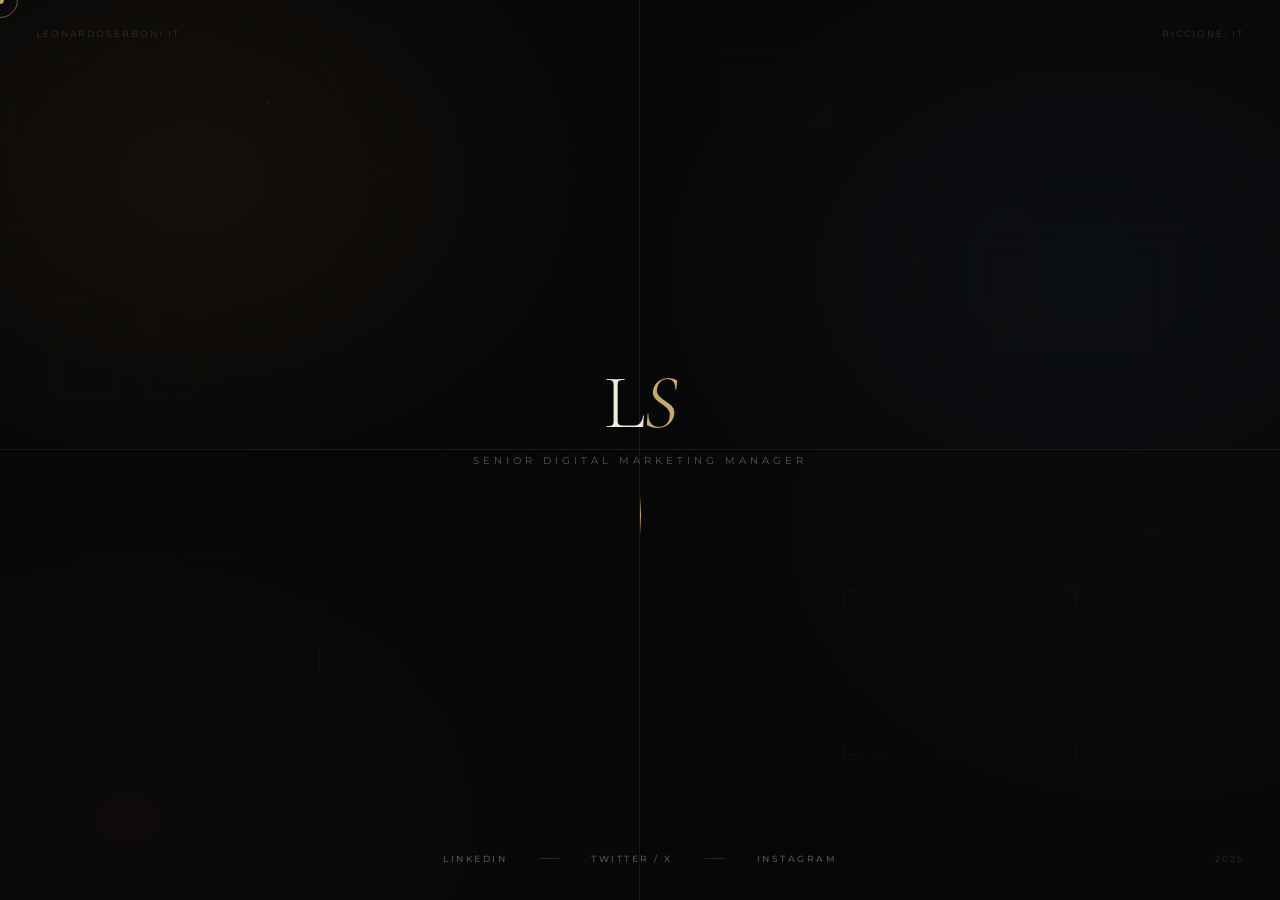
<file: new_index.html>
<!DOCTYPE html>
<html lang="it">
<head>
<meta charset="UTF-8">
<meta name="viewport" content="width=device-width, initial-scale=1.0">
<title>Leonardo Serboni</title>
<link href="https://fonts.googleapis.com/css2?family=Cormorant+Garamond:ital,wght@0,300;0,400;1,300;1,400&family=Montserrat:wght@300;400;500&display=swap" rel="stylesheet">
<style>
*,*::before,*::after{box-sizing:border-box;margin:0;padding:0}
:root{--bg:#080808;--fg:#f0ebe0;--muted:rgba(240,235,224,0.35);--gold:#c8a96e}
html,body{width:100%;height:100%;overflow:hidden;background:var(--bg);color:var(--fg);font-family:'Montserrat',sans-serif;cursor:none}
.cursor{position:fixed;width:8px;height:8px;background:var(--gold);border-radius:50%;pointer-events:none;z-index:9999;transform:translate(-50%,-50%);mix-blend-mode:difference}
.cursor-ring{position:fixed;width:36px;height:36px;border:1px solid rgba(200,169,110,0.5);border-radius:50%;pointer-events:none;z-index:9998;transform:translate(-50%,-50%);transition:width .3s,height .3s,border-color .3s}
.cursor-ring.hovered{width:60px;height:60px;border-color:rgba(200,169,110,0.9)}
#bgCanvas{position:fixed;inset:0;z-index:0;opacity:.55}
.grain{position:fixed;inset:-200%;width:400%;height:400%;background-image:url("data:image/svg+xml,%3Csvg viewBox='0 0 512 512' xmlns='http://www.w3.org/2000/svg'%3E%3Cfilter id='n'%3E%3CfeTurbulence type='fractalNoise' baseFrequency='0.75' numOctaves='4' stitchTiles='stitch'/%3E%3C/filter%3E%3Crect width='100%25' height='100%25' filter='url(%23n)'/%3E%3C/svg%3E");opacity:.032;pointer-events:none;z-index:1;animation:gs .5s steps(1) infinite}
@keyframes gs{0%{transform:translate(0,0)}25%{transform:translate(-2%,-1%)}50%{transform:translate(1%,2%)}75%{transform:translate(-1%,1%)}100%{transform:translate(2%,-2%)}}
.stage{position:fixed;inset:0;z-index:2;display:grid;grid-template-columns:1fr 1fr;grid-template-rows:1fr 1fr;animation:fi 2s ease both}
.panel{position:relative;overflow:hidden;cursor:none}
.panel svg{width:100%;height:100%;transition:transform .9s cubic-bezier(.16,1,.3,1)}
.panel:hover svg{transform:scale(1.06)}
.panel-overlay{position:absolute;inset:0;background:rgba(8,8,8,.74);transition:background .65s;z-index:1}
.panel:hover .panel-overlay{background:rgba(8,8,8,.15)}
.panel-content{position:absolute;inset:0;z-index:2;display:flex;flex-direction:column;justify-content:flex-end;padding:40px;opacity:0;transform:translateY(16px);transition:opacity .55s ease .06s,transform .55s ease .06s}
.panel:hover .panel-content{opacity:1;transform:translateY(0)}
.panel-tag{font-size:9px;font-weight:500;letter-spacing:3px;text-transform:uppercase;color:var(--gold);margin-bottom:10px}
.panel-heading{font-family:'Cormorant Garamond',serif;font-size:clamp(22px,2.5vw,36px);font-weight:300;color:var(--fg);line-height:1.2;margin-bottom:14px}
.panel-text{font-size:12px;font-weight:300;color:rgba(240,235,224,.7);line-height:1.75;max-width:300px}
.panel-link{display:inline-flex;align-items:center;gap:8px;margin-top:20px;font-size:10px;font-weight:500;letter-spacing:2.5px;text-transform:uppercase;color:var(--gold);text-decoration:none;transition:gap .25s}
.panel-link:hover{gap:16px}
.panel-link::after{content:'&#x2192;';font-size:13px}
.panel:nth-child(1){border-right:1px solid rgba(200,169,110,.08);border-bottom:1px solid rgba(200,169,110,.08)}
.panel:nth-child(2){border-bottom:1px solid rgba(200,169,110,.08)}
.panel:nth-child(3){border-right:1px solid rgba(200,169,110,.08)}
/* center identity */
.ci{position:fixed;top:50%;left:50%;transform:translate(-50%,-50%);z-index:10;text-align:center;pointer-events:none;transition:opacity .45s,transform .45s;animation:fi 1.8s ease .4s both}
.ci.hidden{opacity:0;transform:translate(-50%,-52%) scale(.95)}
.mono{font-family:'Cormorant Garamond',serif;font-size:clamp(52px,6vw,84px);font-weight:300;color:var(--fg);letter-spacing:-2px;line-height:1;margin-bottom:12px}
.mono span{color:var(--gold);font-style:italic}
.role-label{font-size:10px;font-weight:400;letter-spacing:4px;text-transform:uppercase;color:var(--muted);margin-bottom:28px}
.divider{width:1px;height:40px;background:linear-gradient(to bottom,transparent,var(--gold),transparent);margin:0 auto}
/* social bar */
.sb{position:fixed;bottom:36px;left:50%;transform:translateX(-50%);z-index:10;display:flex;align-items:center;gap:32px;transition:opacity .35s,transform .35s;animation:fi 1.8s ease .9s both}
.sb.hidden{opacity:0;transform:translateX(-50%) translateY(8px)}
.sl{font-size:9px;font-weight:500;letter-spacing:2.5px;text-transform:uppercase;color:var(--muted);text-decoration:none;transition:color .25s,letter-spacing .25s;cursor:none}
.sl:hover{color:var(--gold);letter-spacing:3.5px}
.sep{width:20px;height:1px;background:rgba(200,169,110,.2)}
/* corners */
.corner{position:fixed;z-index:10;font-size:9px;font-weight:400;letter-spacing:2px;text-transform:uppercase;color:rgba(240,235,224,.16);pointer-events:none;animation:fi 1.8s ease 1.1s both}
.ctl{top:28px;left:36px}
.ctr{top:28px;right:36px}
.cbr{bottom:36px;right:36px}
@keyframes fi{from{opacity:0}to{opacity:1}}
@media(max-width:680px){
  html,body{overflow:auto;cursor:auto}
  .cursor,.cursor-ring{display:none}
  .stage{position:relative;height:auto;grid-template-columns:1fr;grid-template-rows:repeat(4,60vw)}
  .ci{display:none}
  .panel-content{opacity:1;transform:none}
  .panel-overlay{background:rgba(8,8,8,.55)}
}
</style>
</head>
<body>
<div class="cursor" id="cursor"></div>
<div class="cursor-ring" id="cr"></div>
<canvas id="bgCanvas"></canvas>
<div class="grain"></div>

<div class="ci" id="ci">
  <div class="mono">L<span>S</span></div>
  <div class="role-label">Senior Digital Marketing Manager</div>
  <div class="divider"></div>
</div>

<div class="sb" id="sb">
  <a href="https://linkedin.com/in/leonardoserboni" target="_blank" class="sl">LinkedIn</a>
  <span class="sep"></span>
  <a href="https://twitter.com/leonardoserboni" target="_blank" class="sl">Twitter / X</a>
  <span class="sep"></span>
  <a href="https://instagram.com/leonardoserboni" target="_blank" class="sl">Instagram</a>
</div>

<div class="corner ctl">leonardoserboni.it</div>
<div class="corner ctr">Riccione, IT</div>
<div class="corner cbr">2025</div>

<div class="stage">

  <!-- PANEL 1: Identita -->
  <div class="panel">
    <svg viewBox="0 0 800 600" preserveAspectRatio="xMidYMid slice" xmlns="http://www.w3.org/2000/svg">
      <defs>
        <radialGradient id="rg1" cx="30%" cy="40%" r="70%">
          <stop offset="0%" stop-color="#3d2b1a"/>
          <stop offset="100%" stop-color="#080808"/>
        </radialGradient>
      </defs>
      <rect width="800" height="600" fill="url(#rg1)"/>
      <circle cx="220" cy="190" r="300" fill="none" stroke="#c8a96e" stroke-width="0.5" opacity="0.28"/>
      <circle cx="220" cy="190" r="210" fill="none" stroke="#c8a96e" stroke-width="0.35" opacity="0.2"/>
      <circle cx="220" cy="190" r="130" fill="none" stroke="#c8a96e" stroke-width="0.2" opacity="0.14"/>
      <circle cx="220" cy="190" r="60"  fill="none" stroke="#c8a96e" stroke-width="0.2" opacity="0.1"/>
      <line x1="0" y1="310" x2="800" y2="190" stroke="#c8a96e" stroke-width="0.4" opacity="0.08"/>
      <line x1="0" y1="420" x2="800" y2="80"  stroke="#c8a96e" stroke-width="0.3" opacity="0.06"/>
      <line x1="110" y1="0" x2="290" y2="600" stroke="#c8a96e" stroke-width="0.3" opacity="0.07"/>
      <circle cx="90"  cy="90"  r="2"   fill="#c8a96e" opacity="0.22"/>
      <circle cx="170" cy="125" r="1.5" fill="#c8a96e" opacity="0.22"/>
      <circle cx="255" cy="68"  r="1"   fill="#c8a96e" opacity="0.22"/>
      <circle cx="335" cy="148" r="2.5" fill="#c8a96e" opacity="0.22"/>
      <circle cx="130" cy="215" r="1.5" fill="#c8a96e" opacity="0.22"/>
      <line x1="600" y1="0" x2="600" y2="600" stroke="#c8a96e" stroke-width="0.4" opacity="0.045"/>
      <line x1="628" y1="0" x2="628" y2="600" stroke="#c8a96e" stroke-width="0.4" opacity="0.045"/>
      <line x1="656" y1="0" x2="656" y2="600" stroke="#c8a96e" stroke-width="0.4" opacity="0.045"/>
      <line x1="684" y1="0" x2="684" y2="600" stroke="#c8a96e" stroke-width="0.4" opacity="0.045"/>
      <line x1="712" y1="0" x2="712" y2="600" stroke="#c8a96e" stroke-width="0.4" opacity="0.045"/>
      <line x1="740" y1="0" x2="740" y2="600" stroke="#c8a96e" stroke-width="0.4" opacity="0.045"/>
      <line x1="768" y1="0" x2="768" y2="600" stroke="#c8a96e" stroke-width="0.4" opacity="0.045"/>
      <text x="40" y="520" font-family="serif" font-size="200" fill="#c8a96e" opacity="0.022" font-weight="300">LS</text>
    </svg>
    <div class="panel-overlay"></div>
    <div class="panel-content">
      <div class="panel-tag">Identita</div>
      <h2 class="panel-heading">Marketing strategico<br>con radici nell'analisi.</h2>
      <p class="panel-text">Oltre 10 anni tra software house B2B, web agency e mercati internazionali. Trasformo dati in strategie e strategie in crescita misurabile.</p>
    </div>
  </div>

  <!-- PANEL 2: Portfolio -->
  <div class="panel">
    <svg viewBox="0 0 800 600" preserveAspectRatio="xMidYMid slice" xmlns="http://www.w3.org/2000/svg">
      <defs>
        <radialGradient id="rg2" cx="70%" cy="60%" r="80%">
          <stop offset="0%" stop-color="#1a2535"/>
          <stop offset="100%" stop-color="#080808"/>
        </radialGradient>
      </defs>
      <rect width="800" height="600" fill="url(#rg2)"/>
      <line x1="0" y1="150" x2="800" y2="150" stroke="#c8a96e" stroke-width="0.4" opacity="0.08"/>
      <line x1="0" y1="300" x2="800" y2="300" stroke="#c8a96e" stroke-width="0.4" opacity="0.08"/>
      <line x1="0" y1="450" x2="800" y2="450" stroke="#c8a96e" stroke-width="0.4" opacity="0.08"/>
      <line x1="200" y1="0" x2="200" y2="600" stroke="#c8a96e" stroke-width="0.4" opacity="0.08"/>
      <line x1="400" y1="0" x2="400" y2="600" stroke="#c8a96e" stroke-width="0.4" opacity="0.08"/>
      <line x1="600" y1="0" x2="600" y2="600" stroke="#c8a96e" stroke-width="0.4" opacity="0.08"/>
      <rect x="80"  y="80"  width="180" height="120" fill="none" stroke="#c8a96e" stroke-width="0.6" opacity="0.15"/>
      <rect x="100" y="100" width="140" height="80"  fill="#c8a96e" opacity="0.025"/>
      <rect x="420" y="320" width="240" height="160" fill="none" stroke="#c8a96e" stroke-width="0.5" opacity="0.11"/>
      <rect x="440" y="340" width="200" height="120" fill="#8b6f47" opacity="0.04"/>
      <line x1="0" y1="600" x2="800" y2="0" stroke="#c8a96e" stroke-width="0.7" opacity="0.055"/>
      <rect x="305" y="205" width="58" height="58" fill="none" stroke="#c8a96e" stroke-width="0.4" opacity="0.15" transform="rotate(45 334 234)"/>
      <text x="400" y="435" font-family="serif" font-size="230" fill="#c8a96e" opacity="0.02" font-weight="300" text-anchor="middle">10</text>
    </svg>
    <div class="panel-overlay"></div>
    <div class="panel-content">
      <div class="panel-tag">Portfolio</div>
      <h2 class="panel-heading">Progetti, strategie<br>e risultati concreti.</h2>
      <p class="panel-text">Salesforce Marketing Cloud, SEO tecnica, lead generation B2B, CRO. Un percorso costruito sul campo in contesti esigenti.</p>
      <a href="/work" class="panel-link">Esplora il portfolio</a>
    </div>
  </div>

  <!-- PANEL 3: Approccio -->
  <div class="panel">
    <svg viewBox="0 0 800 600" preserveAspectRatio="xMidYMid slice" xmlns="http://www.w3.org/2000/svg">
      <defs>
        <radialGradient id="rg3" cx="20%" cy="80%" r="90%">
          <stop offset="0%" stop-color="#1f1510"/>
          <stop offset="100%" stop-color="#080808"/>
        </radialGradient>
      </defs>
      <rect width="800" height="600" fill="url(#rg3)"/>
      <path d="M 0 600 Q 400 -100 800 600" fill="none" stroke="#c8a96e" stroke-width="0.5" opacity="0.09"/>
      <path d="M 0 600 Q 400 0   800 600" fill="none" stroke="#c8a96e" stroke-width="0.4" opacity="0.09"/>
      <path d="M 0 600 Q 400 100 800 600" fill="none" stroke="#c8a96e" stroke-width="0.35" opacity="0.08"/>
      <path d="M 0 600 Q 400 200 800 600" fill="none" stroke="#c8a96e" stroke-width="0.25" opacity="0.07"/>
      <path d="M 0 600 Q 400 300 800 600" fill="none" stroke="#c8a96e" stroke-width="0.2" opacity="0.06"/>
      <circle cx="400" cy="300" r="1.5" fill="#c8a96e" opacity="0.2"/>
      <circle cx="432" cy="266" r="1.3" fill="#c8a96e" opacity="0.2"/>
      <circle cx="468" cy="250" r="1.1" fill="#c8a96e" opacity="0.2"/>
      <circle cx="505" cy="248" r="1"   fill="#c8a96e" opacity="0.2"/>
      <circle cx="368" cy="266" r="1.3" fill="#c8a96e" opacity="0.2"/>
      <circle cx="334" cy="248" r="1.1" fill="#c8a96e" opacity="0.2"/>
      <circle cx="297" cy="250" r="1"   fill="#c8a96e" opacity="0.2"/>
      <circle cx="400" cy="600" r="385" fill="none" stroke="#c8a96e" stroke-width="0.45" opacity="0.055"/>
      <circle cx="400" cy="600" r="285" fill="none" stroke="#c8a96e" stroke-width="0.3"  opacity="0.04"/>
      <line x1="382" y1="280" x2="418" y2="280" stroke="#c8a96e" stroke-width="0.7" opacity="0.24"/>
      <line x1="400" y1="262" x2="400" y2="298" stroke="#c8a96e" stroke-width="0.7" opacity="0.24"/>
      <text x="100" y="155" font-family="serif" font-size="11" fill="#c8a96e" opacity="0.1" letter-spacing="3">DATA  STRATEGY  GROWTH</text>
    </svg>
    <div class="panel-overlay"></div>
    <div class="panel-content">
      <div class="panel-tag">Approccio</div>
      <h2 class="panel-heading">Dati, visione<br>e pensiero consulenziale.</h2>
      <p class="panel-text">Il marketing migliore nasce dall'incrocio tra rigore analitico e capacita di leggere le persone. Lavoro per obiettivi, non per attivita.</p>
    </div>
  </div>

  <!-- PANEL 4: Contatti -->
  <div class="panel">
    <svg viewBox="0 0 800 600" preserveAspectRatio="xMidYMid slice" xmlns="http://www.w3.org/2000/svg">
      <defs>
        <radialGradient id="rg4" cx="80%" cy="20%" r="80%">
          <stop offset="0%" stop-color="#0f1a0f"/>
          <stop offset="100%" stop-color="#080808"/>
        </radialGradient>
      </defs>
      <rect width="800" height="600" fill="url(#rg4)"/>
      <line x1="-100" y1="0"   x2="500"  y2="600" stroke="#c8a96e" stroke-width="0.4" opacity="0.065"/>
      <line x1="0"    y1="0"   x2="600"  y2="600" stroke="#c8a96e" stroke-width="0.4" opacity="0.065"/>
      <line x1="100"  y1="0"   x2="700"  y2="600" stroke="#c8a96e" stroke-width="0.4" opacity="0.065"/>
      <line x1="200"  y1="0"   x2="800"  y2="600" stroke="#c8a96e" stroke-width="0.4" opacity="0.065"/>
      <line x1="300"  y1="0"   x2="900"  y2="600" stroke="#c8a96e" stroke-width="0.4" opacity="0.065"/>
      <line x1="900"  y1="0"   x2="300"  y2="600" stroke="#c8a96e" stroke-width="0.4" opacity="0.065"/>
      <line x1="800"  y1="0"   x2="200"  y2="600" stroke="#c8a96e" stroke-width="0.4" opacity="0.065"/>
      <line x1="700"  y1="0"   x2="100"  y2="600" stroke="#c8a96e" stroke-width="0.4" opacity="0.065"/>
      <rect x="260" y="200" width="280" height="200" fill="none" stroke="#c8a96e" stroke-width="0.5" opacity="0.09"/>
      <!-- corner brackets -->
      <line x1="254" y1="194" x2="276" y2="194" stroke="#c8a96e" stroke-width="1" opacity="0.25"/>
      <line x1="254" y1="194" x2="254" y2="216" stroke="#c8a96e" stroke-width="1" opacity="0.25"/>
      <line x1="546" y1="194" x2="524" y2="194" stroke="#c8a96e" stroke-width="1" opacity="0.25"/>
      <line x1="546" y1="194" x2="546" y2="216" stroke="#c8a96e" stroke-width="1" opacity="0.25"/>
      <line x1="254" y1="406" x2="276" y2="406" stroke="#c8a96e" stroke-width="1" opacity="0.25"/>
      <line x1="254" y1="406" x2="254" y2="384" stroke="#c8a96e" stroke-width="1" opacity="0.25"/>
      <line x1="546" y1="406" x2="524" y2="406" stroke="#c8a96e" stroke-width="1" opacity="0.25"/>
      <line x1="546" y1="406" x2="546" y2="384" stroke="#c8a96e" stroke-width="1" opacity="0.25"/>
      <text x="400" y="312" font-family="serif" font-size="12" fill="#c8a96e" opacity="0.15" text-anchor="middle" letter-spacing="4">OPEN TO WORK</text>
    </svg>
    <div class="panel-overlay"></div>
    <div class="panel-content">
      <div class="panel-tag">Contatti</div>
      <h2 class="panel-heading">Parliamo di<br>opportunita reali.</h2>
      <p class="panel-text">Disponibile per ruoli senior in B2B SaaS, agency e marketing enterprise. Rispondo sempre entro 24 ore.</p>
      <a href="mailto:leonardoserboni@gmail.com" class="panel-link">Scrivi una mail</a>
    </div>
  </div>

</div>

<script>
// cursor
const cursor=document.getElementById('cursor'),cr=document.getElementById('cr');
const ci=document.getElementById('ci'),sb=document.getElementById('sb');
const panels=document.querySelectorAll('.panel');
let mx=0,my=0,rx=0,ry=0;
document.addEventListener('mousemove',e=>{
  mx=e.clientX;my=e.clientY;
  cursor.style.left=mx+'px';cursor.style.top=my+'px';
});
(function loop(){
  rx+=(mx-rx)*.11;ry+=(my-ry)*.11;
  cr.style.left=rx+'px';cr.style.top=ry+'px';
  requestAnimationFrame(loop);
})();
panels.forEach(p=>{
  p.addEventListener('mouseenter',()=>{cr.classList.add('hovered');ci.classList.add('hidden');sb.classList.add('hidden')});
  p.addEventListener('mouseleave',()=>{cr.classList.remove('hovered');if(!document.querySelector('.panel:hover')){ci.classList.remove('hidden');sb.classList.remove('hidden')}});
});

// generative canvas
const canvas=document.getElementById('bgCanvas'),ctx=canvas.getContext('2d');
let W,H,pts=[],t=0;
function resize(){W=canvas.width=innerWidth;H=canvas.height=innerHeight}
function init(){pts=[];for(let i=0;i<55;i++)pts.push({x:Math.random()*W,y:Math.random()*H,vx:(Math.random()-.5)*.25,vy:(Math.random()-.5)*.25,s:Math.random()*1.4+.3,o:Math.random()*.32+.05})}
function draw(){
  ctx.clearRect(0,0,W,H);t+=.003;
  const g=ctx.createRadialGradient(W*(.3+.18*Math.sin(t*.6)),H*(.4+.12*Math.cos(t*.4)),0,W*.5,H*.5,W*.9);
  g.addColorStop(0,'hsla(28,38%,11%,.45)');
  g.addColorStop(.5,'hsla(210,28%,6%,.3)');
  g.addColorStop(1,'hsla(0,0%,3%,0)');
  ctx.fillStyle=g;ctx.fillRect(0,0,W,H);
  pts.forEach((p,i)=>{
    p.x+=p.vx+Math.sin(t+i*.6)*.07;p.y+=p.vy+Math.cos(t+i*.4)*.07;
    if(p.x<0)p.x=W;if(p.x>W)p.x=0;if(p.y<0)p.y=H;if(p.y>H)p.y=0;
    ctx.beginPath();ctx.arc(p.x,p.y,p.s,0,Math.PI*2);
    ctx.fillStyle='hsla(35,48%,62%,'+p.o+')';ctx.fill();
    for(let j=i+1;j<pts.length;j++){
      const q=pts[j],dx=p.x-q.x,dy=p.y-q.y,d=Math.sqrt(dx*dx+dy*dy);
      if(d<110){ctx.beginPath();ctx.moveTo(p.x,p.y);ctx.lineTo(q.x,q.y);ctx.strokeStyle='hsla(35,42%,52%,'+(0.07*(1-d/110))+')';ctx.lineWidth=.4;ctx.stroke()}
    }
  });
  requestAnimationFrame(draw);
}
resize();init();draw();
window.addEventListener('resize',()=>{resize();init()});
</script>
</body>
</html>
</file>
<file: ducati/style.css>
*, *::before, *::after { box-sizing: border-box; margin: 0; padding: 0; }
:root {
  --black: #09090b; --dark: #111113; --carbon: #18181b;
  --ducati: #CC0000; --ducati-bright: #e60000; --ducati-dim: #8b0000;
  --white: #fafafa; --smoke: #e4e4e7; --silver: #a1a1aa;
  --muted: #52525b; --subtle: #27272a; --glass: rgba(255,255,255,0.03);
}
html { scroll-behavior: smooth; }
body { font-family: Outfit, sans-serif; background: var(--black); color: var(--white); overflow-x: hidden; -webkit-font-smoothing: antialiased; }
::selection { background: var(--ducati); color: var(--white); }
body::after {
  content: ''; position: fixed; inset: 0; opacity: 0.025;
  background: url("data:image/svg+xml,%3Csvg viewBox='0 0 512 512' xmlns='http://www.w3.org/2000/svg'%3E%3Cfilter id='n'%3E%3CfeTurbulence type='fractalNoise' baseFrequency='0.85' numOctaves='4' stitchTiles='stitch'/%3E%3C/filter%3E%3Crect width='100%25' height='100%25' filter='url(%23n)'/%3E%3C/svg%3E");
  pointer-events: none; z-index: 10000;
}

/* ── PROGRESS BAR ── */
#progress-bar { position: fixed; top: 0; left: 0; height: 2px; background: var(--ducati); z-index: 9999; width: 0%; transition: width 0.1s linear; }

/* ── REVEAL ── */
.rv { opacity: 0; transform: translateY(32px); transition: opacity 0.7s cubic-bezier(0.16,1,0.3,1), transform 0.7s cubic-bezier(0.16,1,0.3,1); }
.rv.vis { opacity: 1; transform: translateY(0); }
.rv-d1 { transition-delay: 0.08s; } .rv-d2 { transition-delay: 0.16s; }
.rv-d3 { transition-delay: 0.24s; } .rv-d4 { transition-delay: 0.32s; }

/* ── NAV ── */
nav {
  position: fixed; top: 2px; left: 0; right: 0; z-index: 200; height: 64px;
  display: flex; align-items: center; justify-content: space-between;
  padding: 0 clamp(20px,4vw,56px);
  background: rgba(9,9,11,0.85); backdrop-filter: blur(24px) saturate(1.4);
  border-bottom: 1px solid rgba(255,255,255,0.04);
}
.nav-left { display: flex; align-items: center; gap: 14px; }
.nav-mark { font-family: 'Bebas Neue', sans-serif; font-size: 18px; letter-spacing: 3px; color: var(--white); }
.nav-mark span { color: var(--ducati); }
.nav-sep { width: 1px; height: 18px; background: var(--subtle); }
.nav-tag { font-size: 10px; font-weight: 400; color: var(--muted); letter-spacing: 2.5px; text-transform: uppercase; }
.nav-right { display: flex; gap: 24px; list-style: none; align-items: center; }
.nav-right a { font-size: 11px; font-weight: 500; color: var(--silver); text-decoration: none; letter-spacing: 1.5px; text-transform: uppercase; transition: color 0.2s; }
.nav-right a:hover { color: var(--white); }
.nav-cta { background: var(--ducati) !important; color: var(--white) !important; padding: 7px 16px !important; border-radius: 3px; font-weight: 600 !important; transition: background 0.2s, transform 0.2s !important; }
.nav-cta:hover { background: var(--ducati-bright) !important; transform: translateY(-1px); }

/* ── HERO ── */
.hero {
  min-height: 100vh; display: flex; flex-direction: column; justify-content: center;
  padding: 100px clamp(20px,4vw,56px) 60px; position: relative; overflow: hidden;
}
.hero-glow {
  position: absolute; inset: 0;
  background:
    radial-gradient(ellipse 70% 55% at 80% 30%, rgba(204,0,0,0.22) 0%, rgba(140,0,0,0.08) 45%, transparent 70%),
    radial-gradient(ellipse 45% 40% at 10% 85%, rgba(204,0,0,0.10) 0%, transparent 55%),
    radial-gradient(ellipse 30% 60% at 50% 50%, rgba(100,0,0,0.05) 0%, transparent 70%);
}
.hero-accent { position: absolute; left: 0; top: 0; bottom: 0; width: 3px; background: linear-gradient(to bottom, var(--ducati), transparent 65%); }
.hero-content { position: relative; z-index: 1; max-width: 980px; }
.hero-badge {
  display: inline-flex; align-items: center; gap: 10px; margin-bottom: 36px;
  opacity: 0; animation: up 0.7s 0.2s cubic-bezier(0.16,1,0.3,1) forwards;
}
.hero-badge-line { width: 32px; height: 1px; background: var(--ducati); }
.hero-badge span { font-family: 'JetBrains Mono', monospace; font-size: 11px; letter-spacing: 3px; text-transform: uppercase; color: var(--ducati); }
@keyframes up { from { opacity: 0; transform: translateY(24px); } to { opacity: 1; transform: translateY(0); } }
.hero-h1 {
  font-family: 'Bebas Neue', sans-serif; font-size: clamp(52px,9vw,130px);
  line-height: 0.92; letter-spacing: -1px; margin-bottom: 14px;
  opacity: 0; animation: up 0.8s 0.4s cubic-bezier(0.16,1,0.3,1) forwards;
}
.hero-h1 .r { color: var(--ducati); display: block; }
.hero-h2 {
  font-family: 'Bebas Neue', sans-serif; font-size: clamp(18px,2.8vw,36px);
  color: var(--silver); letter-spacing: 3px; margin-bottom: 32px;
  opacity: 0; animation: up 0.8s 0.55s cubic-bezier(0.16,1,0.3,1) forwards;
}
.hero-p {
  font-size: 16px; font-weight: 300; color: var(--silver); line-height: 1.85;
  max-width: 560px; margin-bottom: 52px;
  opacity: 0; animation: up 0.8s 0.7s cubic-bezier(0.16,1,0.3,1) forwards;
}
.hero-p strong { color: var(--white); font-weight: 500; }
.telem { display: flex; gap: 14px; flex-wrap: wrap; opacity: 0; animation: up 0.8s 0.9s cubic-bezier(0.16,1,0.3,1) forwards; }
.telem-box {
  background: var(--glass); border: 1px solid rgba(255,255,255,0.05);
  border-radius: 8px; padding: 18px 26px; min-width: 138px; position: relative; overflow: hidden;
  transition: border-color 0.3s, background 0.3s;
}
.telem-box:hover { border-color: rgba(204,0,0,0.2); background: rgba(204,0,0,0.04); }
.telem-box::after { content: ''; position: absolute; bottom: 0; left: 0; right: 0; height: 2px; background: linear-gradient(90deg, var(--ducati), transparent); }
.telem-val { font-family: 'Bebas Neue', sans-serif; font-size: 40px; color: var(--white); line-height: 1; }
.telem-val span { color: var(--ducati); font-size: 26px; }
.telem-key { font-family: 'JetBrains Mono', monospace; font-size: 10px; color: var(--muted); letter-spacing: 1.5px; text-transform: uppercase; margin-top: 4px; }

/* ── SECTIONS ── */
section { padding: clamp(72px,10vw,120px) clamp(20px,4vw,56px); }
.sec-dark { background: var(--dark); }
.sec-black { background: var(--black); }
.s-label { font-family: 'JetBrains Mono', monospace; font-size: 10px; font-weight: 500; letter-spacing: 4px; text-transform: uppercase; color: var(--ducati); margin-bottom: 16px; display: flex; align-items: center; gap: 10px; }
.s-label::before { content: ''; width: 20px; height: 1px; background: var(--ducati); }
.s-title { font-family: 'Bebas Neue', sans-serif; font-size: clamp(34px,5vw,64px); line-height: 1.0; letter-spacing: 1px; margin-bottom: 20px; }
.s-title .r { color: var(--ducati); } .s-title .d { color: var(--muted); }
.s-intro { font-size: 15px; font-weight: 300; color: var(--silver); line-height: 1.85; max-width: 560px; margin-bottom: 52px; }

/* ── ORIGINE ── */
#origine { position: relative; overflow: hidden; }
#origine::before {
  content: '';
  position: absolute; inset: 0;
  background:
    radial-gradient(ellipse 55% 60% at 15% 50%, rgba(204,0,0,0.07) 0%, transparent 60%),
    radial-gradient(ellipse 35% 45% at 90% 80%, rgba(204,0,0,0.04) 0%, transparent 55%);
  pointer-events: none;
}
.origine-wm {
  position: absolute; right: -2%; top: 50%; transform: translateY(-50%);
  font-family: 'Bebas Neue', sans-serif;
  font-size: clamp(110px, 18vw, 250px);
  color: rgba(255,255,255,0.011); letter-spacing: 14px;
  pointer-events: none; user-select: none; line-height: 1;
}
.origine-inner { position: relative; z-index: 1; max-width: 740px; }
.origine-eyebrow {
  display: flex; align-items: center; gap: 14px;
  margin-bottom: 52px;
  font-family: 'JetBrains Mono', monospace;
  font-size: 10px; letter-spacing: 3px; text-transform: uppercase; color: var(--muted);
}
.origine-eyebrow-sep { color: var(--ducati); font-size: 14px; }
.origine-lead {
  font-family: 'Bebas Neue', sans-serif;
  font-size: clamp(24px, 3vw, 38px);
  color: var(--white); letter-spacing: 0.5px;
  line-height: 1.15; margin-bottom: 28px;
}
.origine-body { margin-bottom: 0; }
.origine-body p {
  font-size: 16px; color: var(--silver);
  line-height: 2; font-weight: 300; margin-bottom: 20px;
}
.origine-body p:last-child { margin-bottom: 0; }
.origine-body em { color: var(--ducati); font-style: normal; font-weight: 500; }
.origine-body strong { color: var(--white); font-weight: 600; }
.origine-pull {
  font-family: 'Bebas Neue', sans-serif;
  font-size: clamp(17px, 1.9vw, 23px);
  color: var(--white); letter-spacing: 0.5px; line-height: 1.45;
  border-left: 3px solid var(--ducati);
  padding: 18px 24px; margin: 36px 0;
  background: rgba(204,0,0,0.04);
  border-radius: 0 6px 6px 0;
}
.origine-divider {
  display: flex; align-items: center; gap: 20px;
  margin: 44px 0;
}
.origine-divider-line {
  flex: 1; height: 1px;
  background: linear-gradient(90deg, var(--ducati), rgba(204,0,0,0.15), transparent);
}
.origine-divider-dot {
  width: 6px; height: 6px; border-radius: 50%;
  background: var(--ducati); flex-shrink: 0;
  box-shadow: 0 0 10px rgba(204,0,0,0.5);
}
.origine-chiusura {
  font-size: 17px; color: var(--silver);
  line-height: 1.9; font-weight: 300;
}
.origine-chiusura strong {
  display: block; margin-top: 8px;
  font-family: 'Bebas Neue', sans-serif;
  font-size: clamp(20px, 2.2vw, 28px);
  color: var(--white); font-weight: 400; letter-spacing: 0.5px;
  line-height: 1.3;
}
.origine-footer {
  display: flex; align-items: center;
  gap: 0; margin-top: 56px;
  padding-top: 36px; border-top: 1px solid rgba(255,255,255,0.05);
}
.origine-footer-item { flex: 1; padding: 0 20px; }
.origine-footer-item:first-child { padding-left: 0; }
.origine-footer-val {
  font-family: 'Bebas Neue', sans-serif;
  font-size: 15px; color: var(--ducati);
  letter-spacing: 2px; margin-bottom: 5px;
}
.origine-footer-label {
  font-family: 'JetBrains Mono', monospace;
  font-size: 9.5px; color: var(--muted);
  letter-spacing: 1.5px; text-transform: uppercase; line-height: 1.5;
}
.origine-footer-sep {
  width: 1px; height: 36px;
  background: rgba(255,255,255,0.06); flex-shrink: 0;
}

/* ── PERCHÉ DUCATI ── */
#perche { position: relative; overflow: hidden; }
.perche-wm {
  position: absolute; right: -2%; bottom: -4%; font-family: 'Bebas Neue', sans-serif;
  font-size: clamp(140px,22vw,300px); color: rgba(255,255,255,0.013); letter-spacing: 8px;
  pointer-events: none; line-height: 1; user-select: none;
}
.perche-grid { display: grid; grid-template-columns: 1.15fr 0.85fr; gap: 72px; align-items: start; }
.perche-text p { font-size: 16px; color: var(--silver); line-height: 1.95; margin-bottom: 22px; font-weight: 300; }
.perche-text strong { color: var(--white); font-weight: 600; }
.perche-text em { color: var(--ducati); font-style: normal; font-weight: 500; }
.perche-text .pull {
  font-family: 'Bebas Neue', sans-serif; font-size: clamp(20px,2.2vw,28px); color: var(--white);
  letter-spacing: 1px; line-height: 1.3; border-left: 3px solid var(--ducati);
  padding-left: 20px; margin: 32px 0; font-weight: 400;
}
.perche-cards { display: flex; flex-direction: column; gap: 12px; }
.p-card {
  background: var(--glass); border: 1px solid rgba(255,255,255,0.05);
  border-radius: 10px; padding: 22px 26px; transition: all 0.35s cubic-bezier(0.16,1,0.3,1);
  position: relative; cursor: default;
}
.p-card::before { content: ''; position: absolute; left: 0; top: 0; bottom: 0; width: 3px; border-radius: 3px 0 0 3px; background: var(--ducati); opacity: 0; transition: opacity 0.3s; }
.p-card:hover { background: rgba(204,0,0,0.04); border-color: rgba(204,0,0,0.12); transform: translateX(6px); }
.p-card:hover::before { opacity: 1; }
.p-card-h { font-size: 13px; font-weight: 600; color: var(--white); margin-bottom: 5px; }
.p-card-p { font-size: 12.5px; color: var(--silver); line-height: 1.65; font-weight: 300; }

/* ── MATCH ── */
.match-grid { display: grid; grid-template-columns: repeat(2,1fr); gap: 2px; background: rgba(255,255,255,0.02); border-radius: 12px; overflow: hidden; border: 1px solid rgba(255,255,255,0.04); }
.m-item { background: var(--black); padding: 30px; position: relative; transition: background 0.3s; }
.m-item:hover { background: rgba(204,0,0,0.03); }
.m-badge { position: absolute; top: 14px; right: 14px; font-family: 'JetBrains Mono', monospace; font-size: 9px; font-weight: 600; letter-spacing: 1.5px; text-transform: uppercase; padding: 3px 10px; border-radius: 20px; }
.m-match { background: rgba(204,0,0,0.12); color: var(--ducati); }
.m-extra { background: rgba(234,179,8,0.1); color: #eab308; }
.m-req { font-family: 'JetBrains Mono', monospace; font-size: 10px; letter-spacing: 1.5px; text-transform: uppercase; color: var(--muted); margin-bottom: 9px; }
.m-ans { font-size: 13.5px; font-weight: 300; color: var(--smoke); line-height: 1.65; }
.m-ans strong { color: var(--ducati); font-weight: 600; }

/* ── VISIONE 90 GIORNI ── */
.vis-phases { display: grid; grid-template-columns: repeat(3,1fr); gap: 2px; border-radius: 12px; overflow: hidden; border: 1px solid rgba(255,255,255,0.04); margin-bottom: 40px; }
.vis-phase { background: var(--dark); padding: 38px 30px; position: relative; overflow: hidden; }
.vis-phase::after { content: ''; position: absolute; top: 0; left: 0; right: 0; height: 3px; background: var(--ducati); transform: scaleX(0); transform-origin: left; transition: transform 0.5s cubic-bezier(0.16,1,0.3,1); }
.vis-phase:hover::after { transform: scaleX(1); }
.vis-num { font-family: 'Bebas Neue', sans-serif; font-size: 54px; color: var(--subtle); line-height: 1; margin-bottom: 14px; }
.vis-phase-title { font-family: 'Bebas Neue', sans-serif; font-size: 20px; letter-spacing: 1px; color: var(--white); margin-bottom: 6px; }
.vis-phase-when { font-family: 'JetBrains Mono', monospace; font-size: 10px; color: var(--ducati); letter-spacing: 2px; text-transform: uppercase; margin-bottom: 16px; }
.vis-phase-list { list-style: none; display: flex; flex-direction: column; gap: 8px; }
.vis-phase-list li { font-size: 12.5px; color: var(--silver); line-height: 1.6; font-weight: 300; padding-left: 16px; position: relative; }
.vis-phase-list li::before { content: '›'; position: absolute; left: 0; color: var(--ducati); font-weight: 700; font-size: 15px; }
.vis-note { font-size: 13.5px; color: var(--muted); font-weight: 300; font-style: italic; text-align: center; padding: 22px; border: 1px dashed rgba(255,255,255,0.06); border-radius: 8px; }

/* ── EXTRA ── */
.extra-cols { display: grid; grid-template-columns: repeat(3,1fr); gap: 18px; }
.x-card { background: var(--glass); border: 1px solid rgba(255,255,255,0.04); border-radius: 14px; padding: 34px 26px; transition: all 0.4s cubic-bezier(0.16,1,0.3,1); position: relative; overflow: hidden; }
.x-card::after { content: ''; position: absolute; bottom: 0; left: 0; right: 0; height: 2px; background: linear-gradient(90deg,var(--ducati),transparent); opacity: 0; transition: opacity 0.3s; }
.x-card:hover { background: rgba(255,255,255,0.04); transform: translateY(-6px); border-color: rgba(255,255,255,0.07); }
.x-card:hover::after { opacity: 1; }
.x-icon { font-size: 24px; margin-bottom: 16px; }
.x-card-h { font-family: 'Bebas Neue', sans-serif; font-size: 20px; letter-spacing: 1px; color: var(--white); margin-bottom: 10px; }
.x-card-p { font-size: 13px; color: var(--silver); line-height: 1.75; font-weight: 300; }

/* ── TIMELINE ── */
.tl { position: relative; padding-left: 36px; max-width: 700px; }
.tl::before { content: ''; position: absolute; left: 0; top: 6px; bottom: 6px; width: 1px; background: linear-gradient(to bottom, var(--ducati), var(--subtle) 60%, transparent); }
.tl-i { margin-bottom: 44px; position: relative; }
.tl-dot { position: absolute; left: -42px; top: 6px; width: 12px; height: 12px; background: var(--ducati); border-radius: 50%; border: 2px solid var(--dark); box-shadow: 0 0 0 3px rgba(204,0,0,0.25); }
.tl-when { font-family: 'JetBrains Mono', monospace; font-size: 10px; font-weight: 500; letter-spacing: 2px; text-transform: uppercase; color: var(--ducati); margin-bottom: 6px; }
.tl-role { font-family: 'Bebas Neue', sans-serif; font-size: 22px; letter-spacing: 1px; color: var(--white); margin-bottom: 4px; }
.tl-co { font-size: 12.5px; color: var(--muted); margin-bottom: 10px; font-weight: 300; }
.tl-desc { font-size: 13px; color: var(--silver); line-height: 1.75; font-weight: 300; }

/* ── TOOLS ── */
.tools-wrap { display: flex; flex-wrap: wrap; gap: 10px; margin-top: 16px; }
.tool-tag { font-family: 'JetBrains Mono', monospace; font-size: 11px; font-weight: 400; padding: 7px 14px; border-radius: 6px; background: rgba(255,255,255,0.03); border: 1px solid rgba(255,255,255,0.06); color: var(--silver); transition: all 0.2s; cursor: default; }
.tool-tag:hover { border-color: rgba(204,0,0,0.3); color: var(--white); background: rgba(204,0,0,0.06); }
.tool-tag.hl { border-color: rgba(204,0,0,0.25); color: var(--ducati); background: rgba(204,0,0,0.06); }

/* ── CTA ── */
#cta { text-align: center; padding: clamp(80px,14vw,160px) clamp(20px,4vw,56px); position: relative; overflow: hidden; }
#cta::before { content: ''; position: absolute; inset: 0; background: radial-gradient(ellipse 55% 70% at 50% 100%, rgba(204,0,0,0.07) 0%, transparent 70%); }
.cta-inner { position: relative; z-index: 1; }
.cta-h { font-family: 'Bebas Neue', sans-serif; font-size: clamp(36px,5.5vw,72px); letter-spacing: 2px; margin-bottom: 20px; line-height: 1; }
.cta-h .r { color: var(--ducati); }
.cta-p { font-size: 16px; color: var(--silver); font-weight: 300; line-height: 1.85; max-width: 480px; margin: 0 auto 44px; }
.cta-links { display: flex; gap: 14px; justify-content: center; flex-wrap: wrap; }
.cta-btn { display: inline-flex; align-items: center; gap: 8px; padding: 14px 28px; border-radius: 4px; font-size: 12px; font-weight: 600; letter-spacing: 1.5px; text-transform: uppercase; text-decoration: none; font-family: Outfit,sans-serif; transition: all 0.3s; cursor: pointer; border: none; }
.cta-primary { background: var(--ducati); color: var(--white); }
.cta-primary:hover { background: var(--ducati-bright); transform: translateY(-2px); box-shadow: 0 8px 32px rgba(204,0,0,0.35); }
.cta-ghost { background: transparent; color: var(--silver); border: 1px solid rgba(255,255,255,0.1); }
.cta-ghost:hover { border-color: rgba(255,255,255,0.25); color: var(--white); }

/* ── FOOTER ── */
footer { padding: 28px clamp(20px,4vw,56px); border-top: 1px solid rgba(255,255,255,0.03); display: flex; justify-content: space-between; align-items: center; font-size: 11px; color: var(--muted); font-weight: 300; }
footer a { color: var(--silver); text-decoration: none; transition: color 0.2s; }
footer a:hover { color: var(--ducati); }
.footer-meta { font-family: 'JetBrains Mono', monospace; font-size: 10px; letter-spacing: 1px; }

/* ── RESPONSIVE ── */
@media (max-width: 960px) {
  .perche-grid, .vis-phases, .extra-cols { grid-template-columns: 1fr; }
  .match-grid { grid-template-columns: 1fr; }
  .nav-right { display: none; }
  .origine-footer { flex-direction: column; gap: 24px; }
  .origine-footer-sep { width: 40px; height: 1px; }
}
@media (max-width: 600px) {
  .telem { flex-direction: column; }
  .cta-links { flex-direction: column; align-items: center; }
}
</file>
<file: sibill/sibill.css>
/* ── RESET & TOKENS ── */
/* Font: Poppins (confirmed from Sibill's widget CSS) */
/* Card shadow: extracted from Sibill's .ti-review-item shadow values */
*, *::before, *::after { box-sizing: border-box; margin: 0; padding: 0; }

:root {
  /* backgrounds — from screenshot analysis */
  --bg:        #ffffff;
  --bg-alt:    #edeeff;   /* lavanda chiara delle sezioni feature di Sibill */
  --bg-card:   #edeeff;   /* cards con fill lavanda (non bianco) */
  --bg-nav-bar:#1a1a3e;   /* top announcement bar navy scuro */

  /* indigo palette — #969EFF confermato dall'utente */
  --sibill:        #969EFF;
  --sibill-dark:   #6366f1;
  --sibill-deeper: #4338ca;
  --sibill-light:  #c4c6ff;
  --sibill-ghost:  rgba(150,158,255,0.12);
  --gradient:      linear-gradient(135deg, #969EFF 0%, #6366f1 100%);
  --gradient-soft: linear-gradient(135deg, rgba(150,158,255,0.18) 0%, rgba(99,102,241,0.10) 100%);

  /* text */
  --text:        #0f172a;
  --text-mid:    #334155;
  --text-muted:  #64748b;
  --text-subtle: #94a3b8;

  /* borders — più leggeri su sfondo lavanda */
  --border:        rgba(150,158,255,0.20);
  --border-indigo: rgba(150,158,255,0.35);

  /* shadows — from Sibill's widget CSS */
  --shadow-card:  1px 4px 10px 0px rgba(0,0,0,0.10), 0px 0px 2px 0px rgba(0,0,0,0.05);
  --shadow-hover: 0 8px 28px rgba(99,102,241,0.22), 0px 0px 2px 0px rgba(0,0,0,0.05);
}

html { scroll-behavior: smooth; }

/* ── ANNOUNCEMENT BAR (top navy strip seen in screenshot) ── */
.announcement-bar {
  background: var(--bg-nav-bar);
  color: rgba(255,255,255,0.88);
  font-family: 'Poppins', sans-serif;
  font-size: 12px; font-weight: 400; letter-spacing: 0.3px;
  text-align: center; padding: 9px clamp(16px,3vw,40px);
  position: fixed; top: 0; left: 0; right: 0; z-index: 201;
}
.announcement-bar a { color: var(--sibill-light); text-decoration: none; font-weight: 500; }
.announcement-bar a:hover { text-decoration: underline; }

body {
  font-family: 'Poppins', sans-serif;
  background: var(--bg);
  color: var(--text);
  overflow-x: hidden;
  -webkit-font-smoothing: antialiased;
}

::selection { background: var(--sibill); color: #fff; }

/* subtle grain on hero only */
.hero::after {
  content: '';
  position: absolute; inset: 0; opacity: 0.018; pointer-events: none;
  background: url("data:image/svg+xml,%3Csvg viewBox='0 0 512 512' xmlns='http://www.w3.org/2000/svg'%3E%3Cfilter id='n'%3E%3CfeTurbulence type='fractalNoise' baseFrequency='0.85' numOctaves='4' stitchTiles='stitch'/%3E%3C/filter%3E%3Crect width='100%25' height='100%25' filter='url(%23n)'/%3E%3C/svg%3E");
}

/* ── PROGRESS BAR ── */
#progress-bar {
  position: fixed; top: 0; left: 0; height: 3px;
  background: var(--gradient);
  z-index: 9999; width: 0%;
  transition: width 0.1s linear;
}

/* ── REVEAL ── */
.rv { opacity: 0; transform: translateY(28px); transition: opacity 0.65s cubic-bezier(0.16,1,0.3,1), transform 0.65s cubic-bezier(0.16,1,0.3,1); }
.rv.vis { opacity: 1; transform: translateY(0); }
.rv-d1 { transition-delay: 0.08s; }
.rv-d2 { transition-delay: 0.16s; }
.rv-d3 { transition-delay: 0.24s; }
.rv-d4 { transition-delay: 0.32s; }

/* ── NAV — sits below the 36px announcement bar ── */
nav {
  position: fixed; top: 36px; left: 0; right: 0; z-index: 200; height: 64px;
  display: flex; align-items: center; justify-content: space-between;
  padding: 0 clamp(20px,4vw,56px);
  background: rgba(255,255,255,0.95);
  backdrop-filter: blur(20px) saturate(1.6);
  border-bottom: 1px solid rgba(150,158,255,0.12);
}
.nav-left  { display: flex; align-items: center; gap: 14px; }
.nav-mark  { font-family: 'Bebas Neue', sans-serif; font-size: 18px; letter-spacing: 3px; color: var(--text); }
.nav-mark span { background: var(--gradient); -webkit-background-clip: text; -webkit-text-fill-color: transparent; background-clip: text; }
.nav-sep   { width: 1px; height: 18px; background: rgba(150,158,255,0.25); }
.nav-tag   { font-size: 10px; font-weight: 400; color: var(--text-subtle); letter-spacing: 2.5px; text-transform: uppercase; }
.nav-right { display: flex; gap: 24px; list-style: none; align-items: center; }
.nav-right a {
  font-size: 11px; font-weight: 500; color: var(--text-muted);
  text-decoration: none; letter-spacing: 1.5px; text-transform: uppercase; transition: color 0.2s;
}
.nav-right a:hover { color: var(--sibill-dark); }
.nav-cta {
  background: var(--gradient) !important;
  color: #fff !important;
  /* pill button come in Sibill */
  padding: 8px 22px !important; border-radius: 100px !important; font-weight: 600 !important;
  transition: opacity 0.2s, transform 0.2s !important;
  box-shadow: 0 2px 16px rgba(99,102,241,0.30);
}
.nav-cta:hover { opacity: 0.88; transform: translateY(-1px); color: #fff !important; }

/* ── HERO — top offset accounts for announcement bar (36px) + nav (64px) ── */
.hero {
  min-height: 100vh; display: flex; flex-direction: column; justify-content: center;
  padding: 140px clamp(20px,4vw,56px) 80px;
  position: relative; overflow: hidden;
  background: linear-gradient(175deg, #edeeff 0%, #ffffff 55%);
}
.hero-glow {
  position: absolute; inset: 0; pointer-events: none;
  background:
    radial-gradient(ellipse 65% 50% at 85% 20%, rgba(150,158,255,0.18) 0%, transparent 65%),
    radial-gradient(ellipse 40% 40% at 5% 90%,  rgba(99,102,241,0.10) 0%, transparent 60%),
    radial-gradient(ellipse 50% 70% at 50% 50%,  rgba(150,158,255,0.04) 0%, transparent 70%);
}
.hero-accent {
  position: absolute; left: 0; top: 0; bottom: 0; width: 3px;
  background: var(--gradient);
}
.hero-content { position: relative; z-index: 1; max-width: 980px; }

@keyframes up { from { opacity: 0; transform: translateY(24px); } to { opacity: 1; transform: translateY(0); } }

.hero-badge {
  display: inline-flex; align-items: center; gap: 10px; margin-bottom: 36px;
  opacity: 0; animation: up 0.7s 0.2s cubic-bezier(0.16,1,0.3,1) forwards;
}
.hero-badge-line { width: 32px; height: 1px; background: var(--gradient); }
.hero-badge span {
  font-family: 'JetBrains Mono', monospace; font-size: 11px; letter-spacing: 3px;
  text-transform: uppercase;
  background: var(--gradient); -webkit-background-clip: text; -webkit-text-fill-color: transparent; background-clip: text;
}

.hero-h1 {
  font-family: 'Bebas Neue', sans-serif;
  font-size: clamp(52px,9vw,130px); line-height: 0.92; letter-spacing: -1px; margin-bottom: 14px;
  opacity: 0; animation: up 0.8s 0.4s cubic-bezier(0.16,1,0.3,1) forwards;
  color: var(--text);
}
.hero-h1 .g {
  display: block;
  background: var(--gradient); -webkit-background-clip: text; -webkit-text-fill-color: transparent; background-clip: text;
}

.hero-h2 {
  font-family: 'Bebas Neue', sans-serif; font-size: clamp(18px,2.8vw,36px);
  color: var(--text-muted); letter-spacing: 3px; margin-bottom: 32px;
  opacity: 0; animation: up 0.8s 0.55s cubic-bezier(0.16,1,0.3,1) forwards;
}

.hero-p {
  font-size: 16px; font-weight: 300; color: var(--text-mid); line-height: 1.85;
  max-width: 560px; margin-bottom: 52px;
  opacity: 0; animation: up 0.8s 0.7s cubic-bezier(0.16,1,0.3,1) forwards;
}
.hero-p strong { color: var(--text); font-weight: 600; }

/* telemetry boxes */
.telem { display: flex; gap: 14px; flex-wrap: wrap; opacity: 0; animation: up 0.8s 0.9s cubic-bezier(0.16,1,0.3,1) forwards; }
.telem-box {
  /* white card with Sibill-style shadow on white background */
  background: #fff; border: none;
  border-radius: 14px; padding: 18px 26px; min-width: 138px;
  position: relative; overflow: hidden;
  transition: transform 0.3s, box-shadow 0.3s;
  box-shadow: var(--shadow-card);
}
.telem-box:hover {
  transform: translateY(-3px);
  box-shadow: var(--shadow-hover);
}
.telem-box::after {
  content: ''; position: absolute; bottom: 0; left: 0; right: 0; height: 2px;
  background: var(--gradient);
}
.telem-val {
  font-family: 'Bebas Neue', sans-serif; font-size: 40px; line-height: 1;
  background: var(--gradient); -webkit-background-clip: text; -webkit-text-fill-color: transparent; background-clip: text;
}
.telem-val span { font-size: 26px; }
.telem-key { font-family: 'JetBrains Mono', monospace; font-size: 10px; color: var(--text-subtle); letter-spacing: 1.5px; text-transform: uppercase; margin-top: 4px; }

/* ── SECTIONS ── */
section { padding: clamp(72px,10vw,120px) clamp(20px,4vw,56px); }
.sec-alt   { background: var(--bg-alt); }
.sec-white { background: var(--bg); }

.s-label {
  font-family: 'JetBrains Mono', monospace; font-size: 10px; font-weight: 500;
  letter-spacing: 4px; text-transform: uppercase;
  background: var(--gradient); -webkit-background-clip: text; -webkit-text-fill-color: transparent; background-clip: text;
  margin-bottom: 16px; display: flex; align-items: center; gap: 10px;
}
.s-label::before { content: ''; width: 20px; height: 1px; background: var(--gradient); flex-shrink: 0; }

.s-title { font-family: 'Bebas Neue', sans-serif; font-size: clamp(34px,5vw,64px); line-height: 1.0; letter-spacing: 1px; margin-bottom: 20px; color: var(--text); }
.s-title .g {
  background: var(--gradient); -webkit-background-clip: text; -webkit-text-fill-color: transparent; background-clip: text;
}
.s-title .d { color: var(--text-subtle); }

.s-intro { font-size: 15px; font-weight: 300; color: var(--text-mid); line-height: 1.85; max-width: 560px; margin-bottom: 52px; }

/* ── PERCHÉ SIBILL ── */
#perche { position: relative; overflow: hidden; }
.perche-wm {
  position: absolute; right: -2%; bottom: -4%;
  font-family: 'Bebas Neue', sans-serif; font-size: clamp(140px,22vw,300px);
  color: rgba(150,158,255,0.06); letter-spacing: 8px;
  pointer-events: none; line-height: 1; user-select: none;
}
.perche-grid { display: grid; grid-template-columns: 1.15fr 0.85fr; gap: 72px; align-items: start; }
.perche-text p { font-size: 16px; color: var(--text-mid); line-height: 1.95; margin-bottom: 22px; font-weight: 300; }
.perche-text strong { color: var(--text); font-weight: 600; }
.perche-text em {
  font-style: normal; font-weight: 500;
  background: var(--gradient); -webkit-background-clip: text; -webkit-text-fill-color: transparent; background-clip: text;
}
.perche-text .pull {
  font-family: 'Bebas Neue', sans-serif; font-size: clamp(20px,2.2vw,28px);
  color: var(--text); letter-spacing: 1px; line-height: 1.3;
  border-left: 3px solid var(--sibill); padding-left: 20px; margin: 32px 0;
}
.perche-cards { display: flex; flex-direction: column; gap: 12px; }
.p-card {
  /* white card on lavender section bg — visible by default, not just on hover */
  background: #ffffff; border: none;
  border-radius: 12px; padding: 22px 26px;
  transition: all 0.35s cubic-bezier(0.16,1,0.3,1);
  position: relative; cursor: default;
  box-shadow: var(--shadow-card);
}
.p-card::before {
  content: ''; position: absolute; left: 0; top: 0; bottom: 0; width: 3px;
  border-radius: 3px 0 0 3px; background: var(--gradient); opacity: 0; transition: opacity 0.3s;
}
.p-card:hover {
  background: rgba(150,158,255,0.22);
  transform: translateX(6px);
  box-shadow: var(--shadow-hover);
}
.p-card:hover::before { opacity: 1; }
.p-card-h { font-size: 13px; font-weight: 600; color: var(--text); margin-bottom: 5px; }
.p-card-p { font-size: 12.5px; color: var(--text-muted); line-height: 1.65; font-weight: 300; }

/* ── MATCH ── */
.match-grid {
  display: grid; grid-template-columns: repeat(2,1fr); gap: 12px;
  border-radius: 16px; overflow: hidden;
}
.m-item {
  background: var(--bg-card); border-radius: 12px; padding: 30px; position: relative;
  transition: background 0.3s;
}
.m-item:hover { background: rgba(150,158,255,0.22); }
.m-badge {
  position: absolute; top: 14px; right: 14px;
  font-family: 'JetBrains Mono', monospace; font-size: 9px; font-weight: 600;
  letter-spacing: 1.5px; text-transform: uppercase; padding: 3px 10px; border-radius: 20px;
}
.m-match { background: rgba(150,158,255,0.12); color: var(--sibill-dark); }
.m-extra { background: rgba(234,179,8,0.10); color: #b45309; }
.m-req {
  font-family: 'JetBrains Mono', monospace; font-size: 10px; letter-spacing: 1.5px;
  text-transform: uppercase; color: var(--text-subtle); margin-bottom: 9px;
}
.m-ans { font-size: 13.5px; font-weight: 300; color: var(--text-mid); line-height: 1.65; }
.m-ans strong {
  font-weight: 600;
  background: var(--gradient); -webkit-background-clip: text; -webkit-text-fill-color: transparent; background-clip: text;
}

/* ── VISIONE 90 GIORNI ── */
.vis-phases {
  display: grid; grid-template-columns: repeat(3,1fr); gap: 12px;
  border-radius: 16px; overflow: hidden; margin-bottom: 40px;
}
.vis-phase { background: var(--bg-card); border-radius: 16px; padding: 38px 30px; position: relative; overflow: hidden; }
.vis-phase::after {
  content: ''; position: absolute; top: 0; left: 0; right: 0; height: 3px;
  background: var(--gradient); transform: scaleX(0); transform-origin: left;
  transition: transform 0.5s cubic-bezier(0.16,1,0.3,1);
}
.vis-phase:hover::after { transform: scaleX(1); }
.vis-phase:hover { background: var(--bg-alt); }
.vis-num {
  font-family: 'Bebas Neue', sans-serif; font-size: 54px; line-height: 1; margin-bottom: 14px;
  background: var(--gradient-soft); -webkit-background-clip: text; -webkit-text-fill-color: transparent; background-clip: text;
  filter: saturate(0.3);
}
.vis-phase-title { font-family: 'Bebas Neue', sans-serif; font-size: 20px; letter-spacing: 1px; color: var(--text); margin-bottom: 6px; }
.vis-phase-when {
  font-family: 'JetBrains Mono', monospace; font-size: 10px; letter-spacing: 2px;
  text-transform: uppercase; margin-bottom: 16px;
  background: var(--gradient); -webkit-background-clip: text; -webkit-text-fill-color: transparent; background-clip: text;
}
.vis-phase-list { list-style: none; display: flex; flex-direction: column; gap: 8px; }
.vis-phase-list li { font-size: 12.5px; color: var(--text-mid); line-height: 1.6; font-weight: 300; padding-left: 16px; position: relative; }
.vis-phase-list li::before { content: '›'; position: absolute; left: 0; color: var(--sibill); font-weight: 700; font-size: 15px; }
.vis-note {
  font-size: 13.5px; color: var(--text-muted); font-weight: 300; font-style: italic;
  text-align: center; padding: 22px; border: 1px dashed var(--border-indigo); border-radius: 8px;
  background: var(--gradient-soft);
}

/* ── EXTRA ── */
.extra-cols { display: grid; grid-template-columns: repeat(3,1fr); gap: 18px; }
.x-card {
  /* lavender fill, no border — Sibill feature card style */
  background: var(--bg-card); border: none;
  border-radius: 16px; padding: 34px 26px;
  transition: all 0.4s cubic-bezier(0.16,1,0.3,1);
  position: relative; overflow: hidden;
}
.x-card::after {
  content: ''; position: absolute; bottom: 0; left: 0; right: 0; height: 3px;
  background: var(--gradient); opacity: 0; transition: opacity 0.3s;
}
.x-card:hover {
  background: rgba(150,158,255,0.22);
  transform: translateY(-6px);
  box-shadow: var(--shadow-hover);
}
.x-card:hover::after { opacity: 1; }
.x-icon { font-size: 24px; margin-bottom: 16px; }
.x-card-h { font-family: 'Bebas Neue', sans-serif; font-size: 20px; letter-spacing: 1px; color: var(--text); margin-bottom: 10px; }
.x-card-p { font-size: 13px; color: var(--text-muted); line-height: 1.75; font-weight: 300; }

/* ── TIMELINE ── */
.tl { position: relative; padding-left: 36px; max-width: 700px; }
.tl::before {
  content: ''; position: absolute; left: 0; top: 6px; bottom: 6px; width: 1px;
  background: linear-gradient(to bottom, var(--sibill), var(--border) 60%, transparent);
}
.tl-i { margin-bottom: 44px; position: relative; }
.tl-dot {
  position: absolute; left: -42px; top: 6px; width: 12px; height: 12px;
  background: var(--gradient); border-radius: 50%; border: 2px solid var(--bg);
  box-shadow: 0 0 0 3px rgba(150,158,255,0.25);
}
.tl-when {
  font-family: 'JetBrains Mono', monospace; font-size: 10px; font-weight: 500;
  letter-spacing: 2px; text-transform: uppercase; margin-bottom: 6px;
  background: var(--gradient); -webkit-background-clip: text; -webkit-text-fill-color: transparent; background-clip: text;
}
.tl-role { font-family: 'Bebas Neue', sans-serif; font-size: 22px; letter-spacing: 1px; color: var(--text); margin-bottom: 4px; }
.tl-co { font-size: 12.5px; color: var(--text-subtle); margin-bottom: 10px; font-weight: 300; }
.tl-desc { font-size: 13px; color: var(--text-mid); line-height: 1.75; font-weight: 300; }

/* ── TOOLS ── */
.tools-wrap { display: flex; flex-wrap: wrap; gap: 10px; margin-top: 16px; }
.tool-tag {
  font-family: 'JetBrains Mono', monospace; font-size: 11px; font-weight: 400;
  padding: 7px 14px; border-radius: 6px;
  background: var(--bg); border: 1px solid var(--border);
  color: var(--text-muted); transition: all 0.2s; cursor: default;
}
.tool-tag:hover {
  border-color: var(--border-indigo);
  background: var(--gradient-soft);
  color: var(--sibill-dark);
  box-shadow: 0 2px 10px rgba(150,158,255,0.12);
}
.tool-tag.hl {
  border-color: var(--border-indigo);
  background: var(--gradient-soft);
  color: var(--sibill-dark);
}

/* ── CTA ── */
#cta {
  text-align: center;
  padding: clamp(80px,14vw,160px) clamp(20px,4vw,56px);
  position: relative; overflow: hidden;
  background: var(--bg-alt);
}
#cta::before {
  content: ''; position: absolute; inset: 0; pointer-events: none;
  background: radial-gradient(ellipse 60% 70% at 50% 110%, rgba(150,158,255,0.18) 0%, transparent 65%);
}
.cta-inner { position: relative; z-index: 1; }
.cta-h {
  font-family: 'Bebas Neue', sans-serif; font-size: clamp(36px,5.5vw,72px);
  letter-spacing: 2px; margin-bottom: 20px; line-height: 1; color: var(--text);
}
.cta-h .g {
  background: var(--gradient); -webkit-background-clip: text; -webkit-text-fill-color: transparent; background-clip: text;
}
.cta-p {
  font-size: 16px; color: var(--text-mid); font-weight: 300;
  line-height: 1.85; max-width: 480px; margin: 0 auto 44px;
}
.cta-links { display: flex; gap: 14px; justify-content: center; flex-wrap: wrap; }
.cta-btn {
  display: inline-flex; align-items: center; gap: 8px;
  padding: 14px 32px; border-radius: 100px; /* pill — from Sibill CTA */
  font-size: 12px; font-weight: 600; letter-spacing: 1.5px; text-transform: uppercase;
  text-decoration: none; font-family: 'Poppins', sans-serif;
  transition: all 0.3s; cursor: pointer; border: none;
}
.cta-primary {
  background: var(--gradient); color: #fff;
  box-shadow: 0 4px 20px rgba(99,102,241,0.30);
}
.cta-primary:hover { opacity: 0.88; transform: translateY(-2px); box-shadow: 0 8px 32px rgba(99,102,241,0.40); }
.cta-ghost {
  background: transparent; color: var(--text-muted);
  border: 1px solid var(--border);
}
.cta-ghost:hover { border-color: var(--border-indigo); color: var(--sibill-dark); background: var(--gradient-soft); }

/* ── FOOTER ── */
footer {
  padding: 28px clamp(20px,4vw,56px);
  border-top: 1px solid var(--border);
  display: flex; justify-content: space-between; align-items: center;
  font-size: 11px; color: var(--text-subtle); font-weight: 300;
  background: var(--bg);
}
footer a { color: var(--text-muted); text-decoration: none; transition: color 0.2s; }
footer a:hover { color: var(--sibill-dark); }
.footer-meta { font-family: 'JetBrains Mono', monospace; font-size: 10px; letter-spacing: 1px; }

/* ── RESPONSIVE ── */
@media (max-width: 960px) {
  .perche-grid, .vis-phases, .extra-cols { grid-template-columns: 1fr; }
  .match-grid { grid-template-columns: 1fr; }
  .nav-right { display: none; }
}
@media (max-width: 600px) {
  .telem { flex-direction: column; }
  .cta-links { flex-direction: column; align-items: center; }
}
</file>
